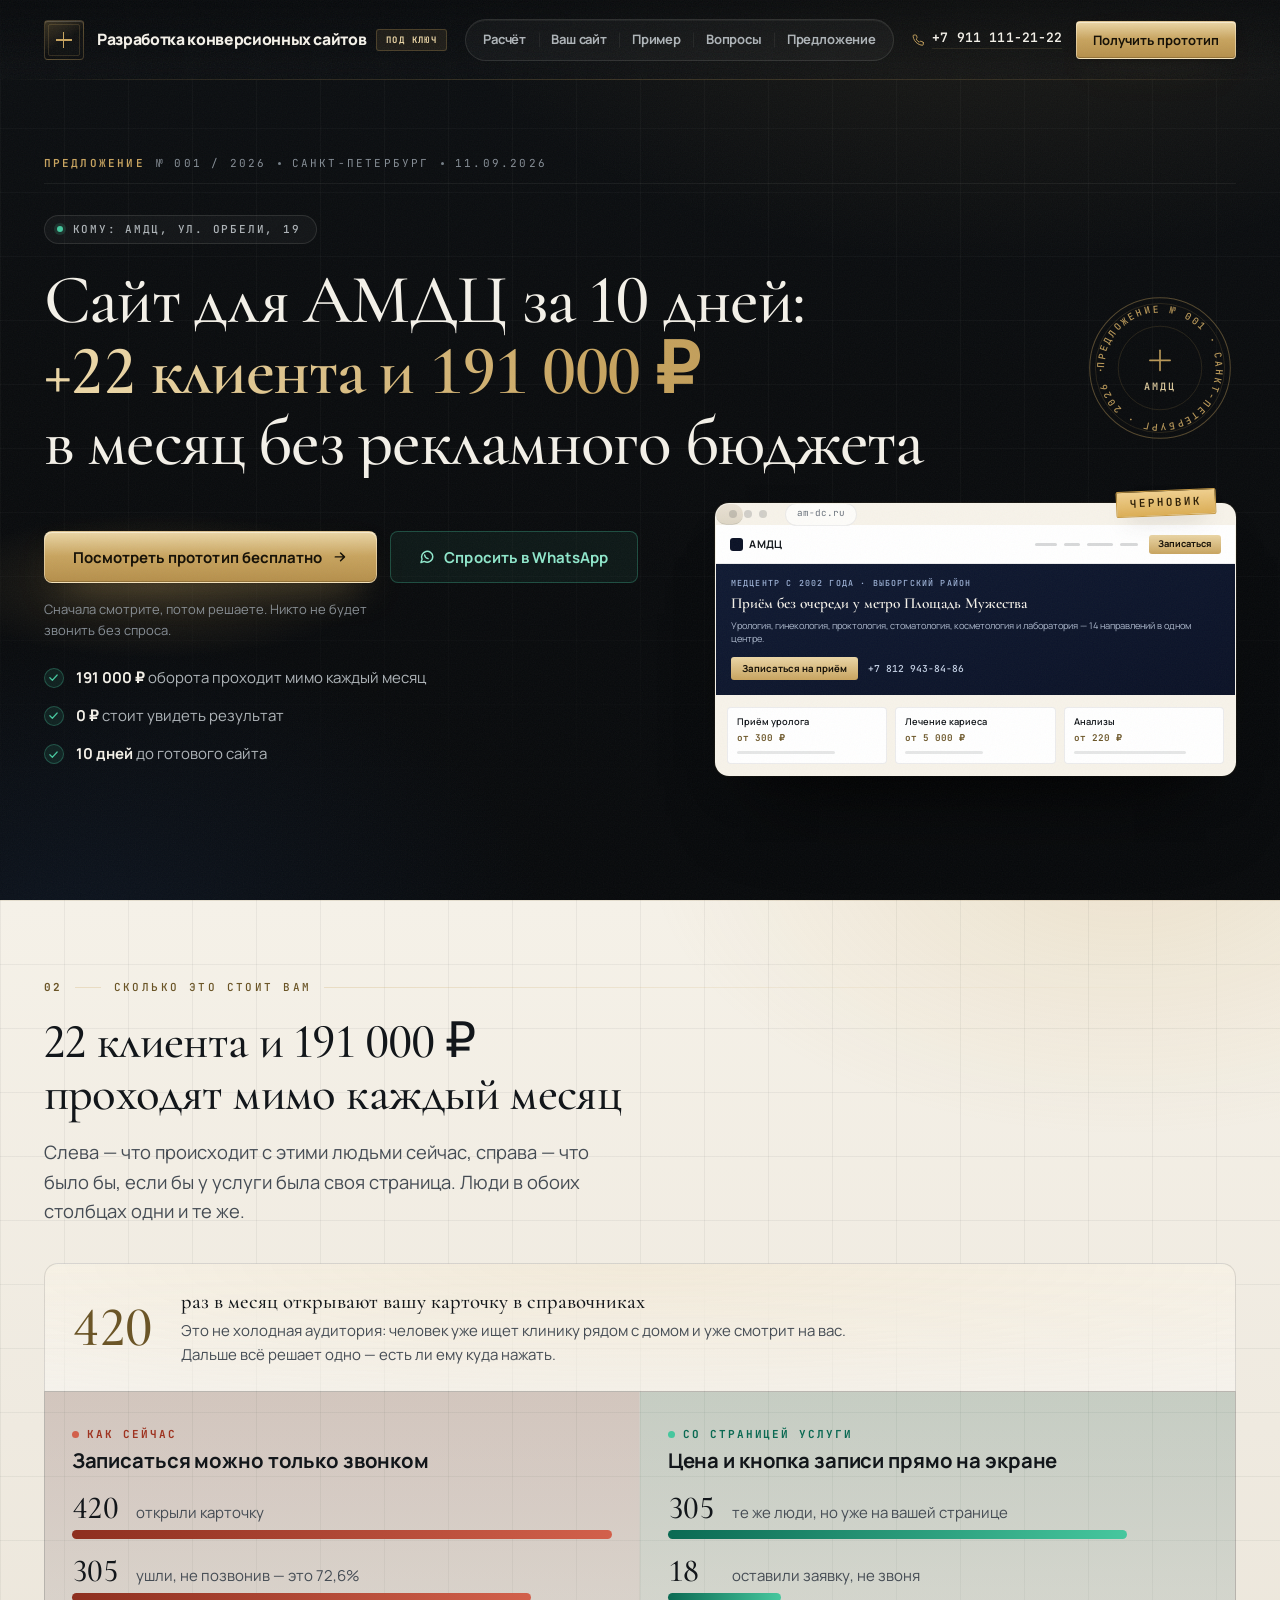
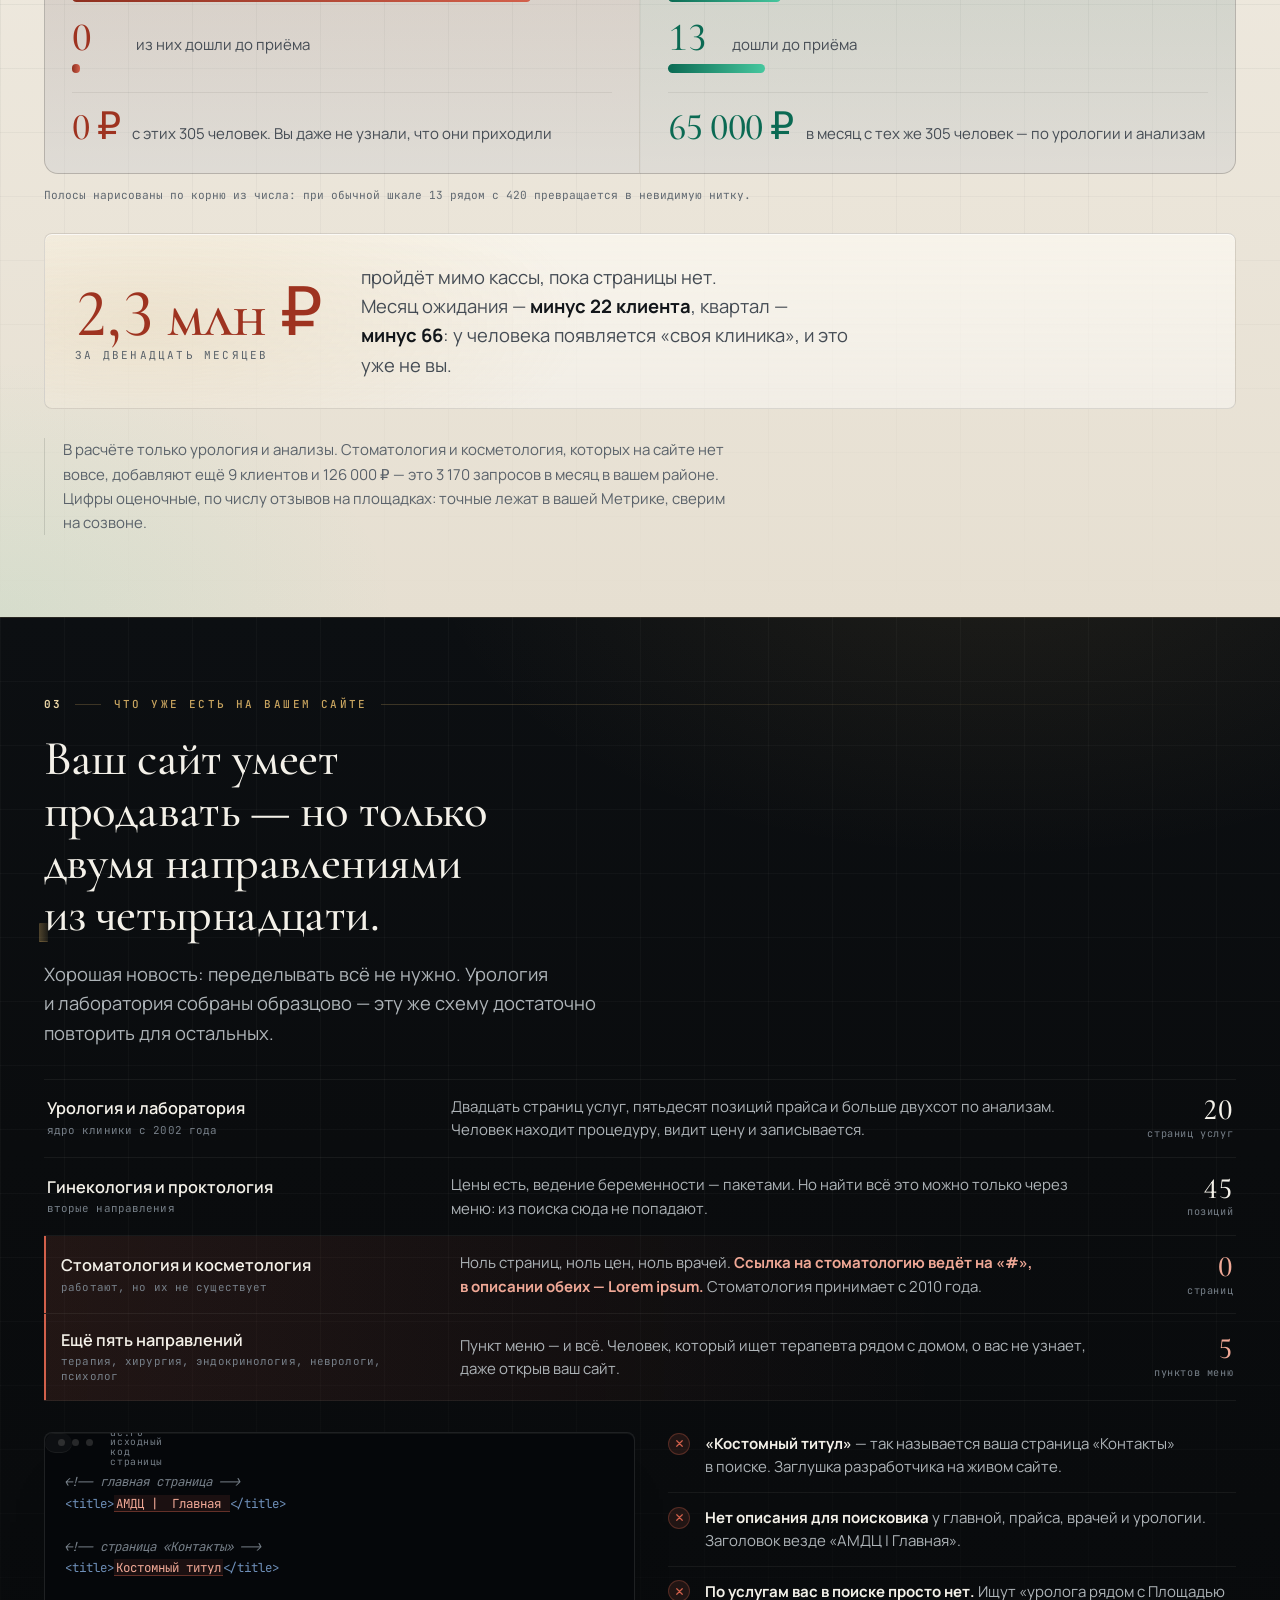
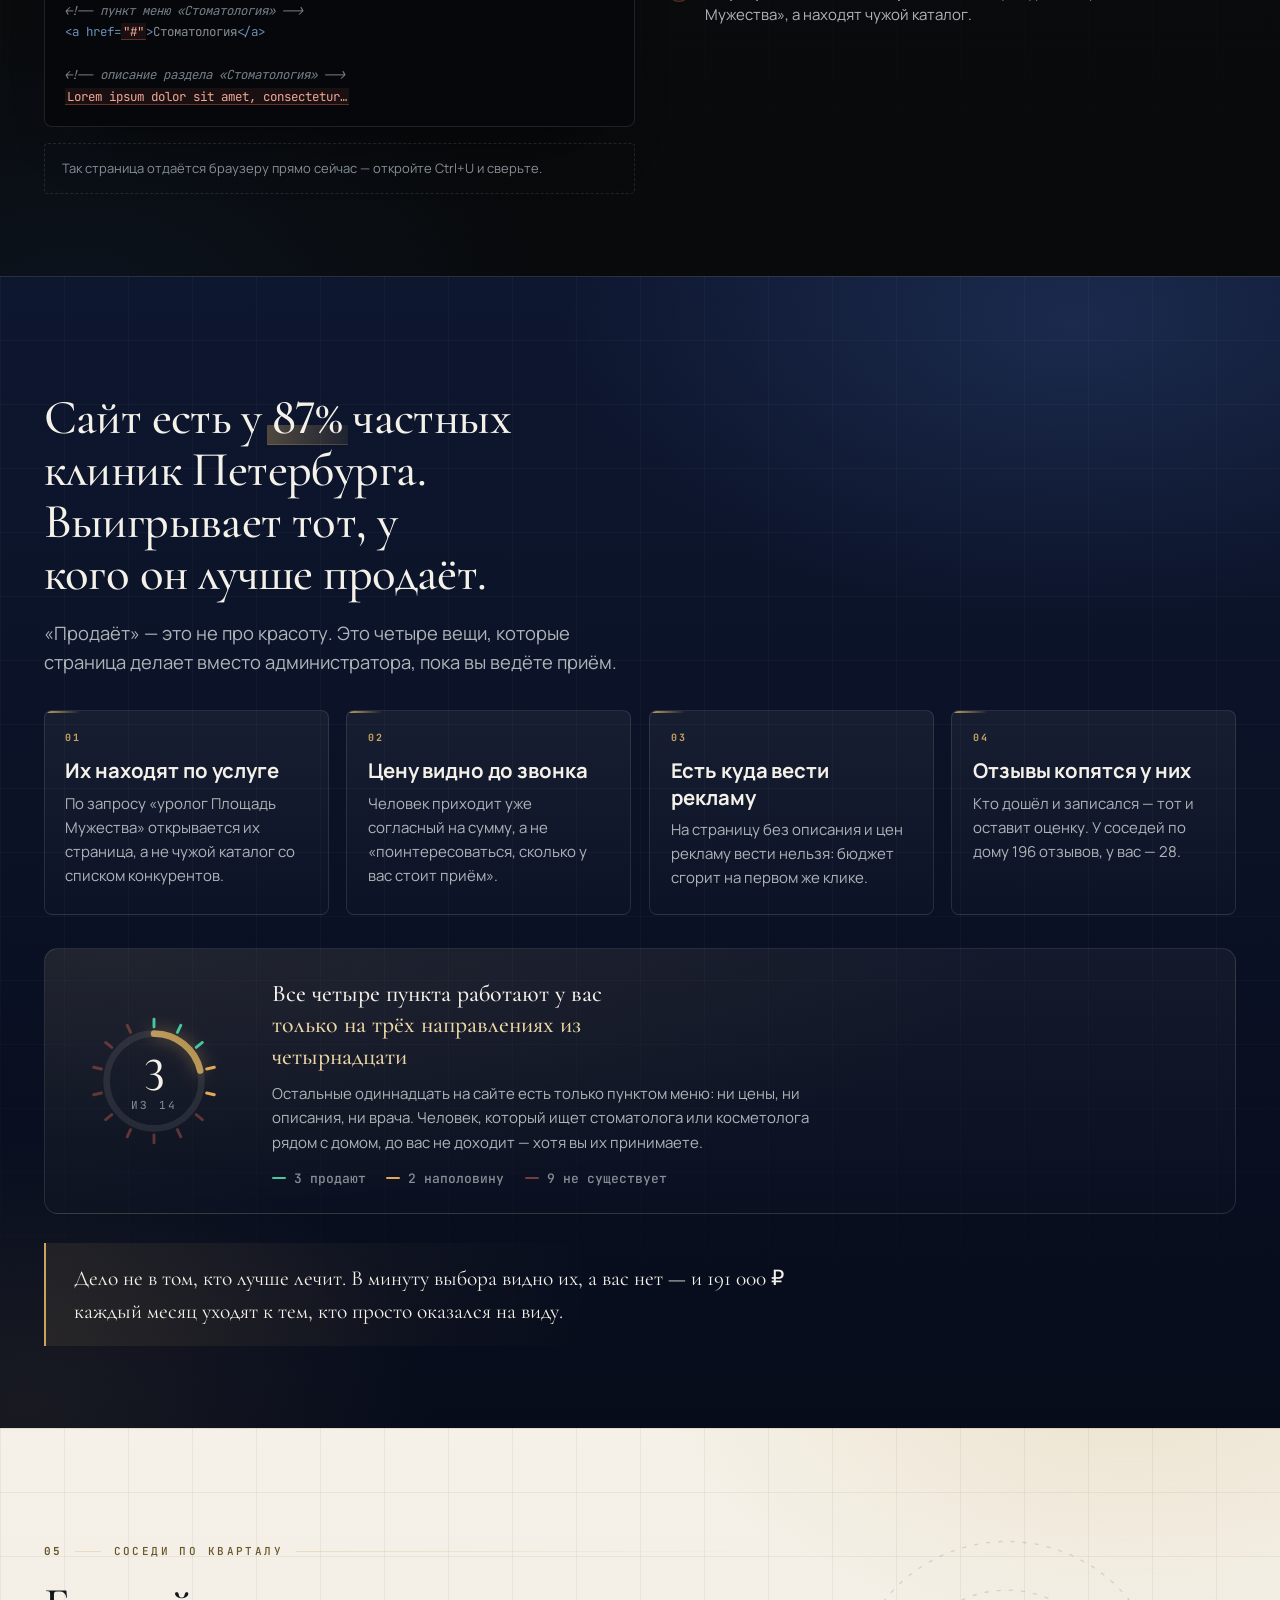
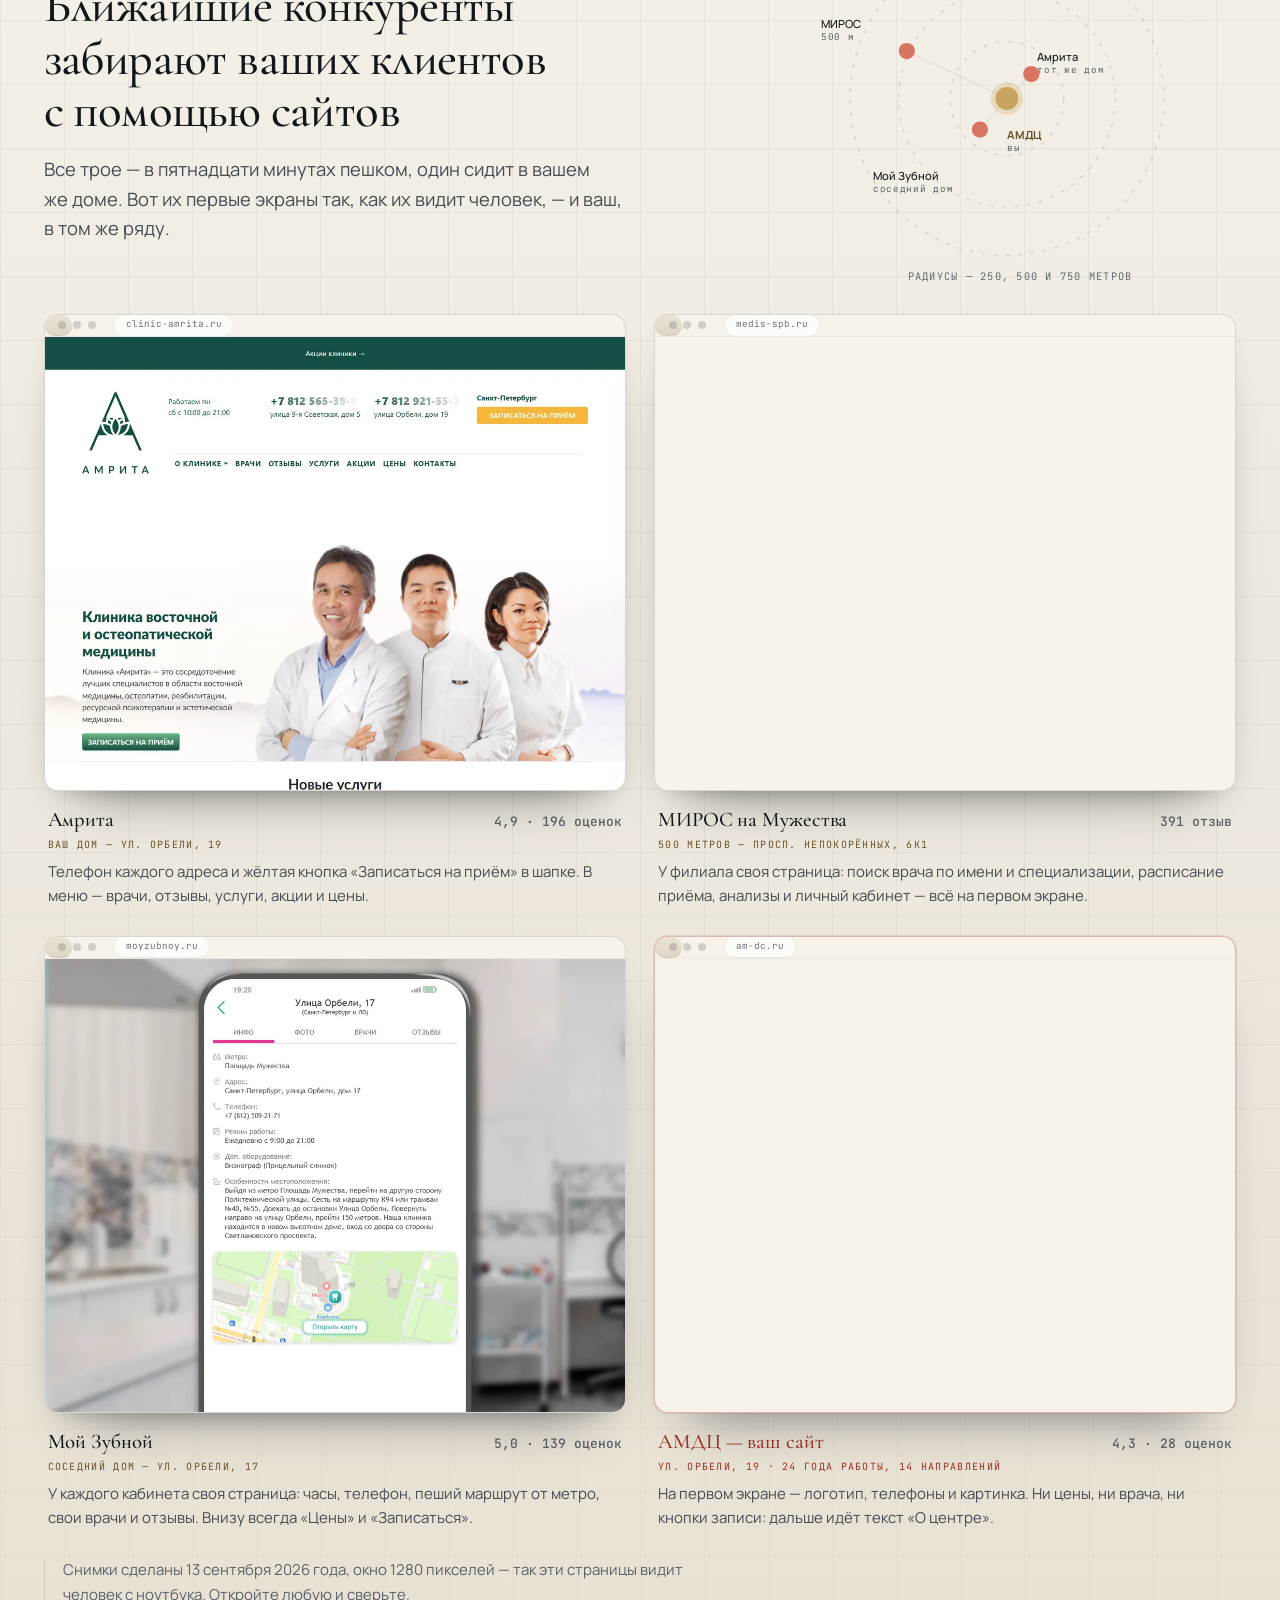
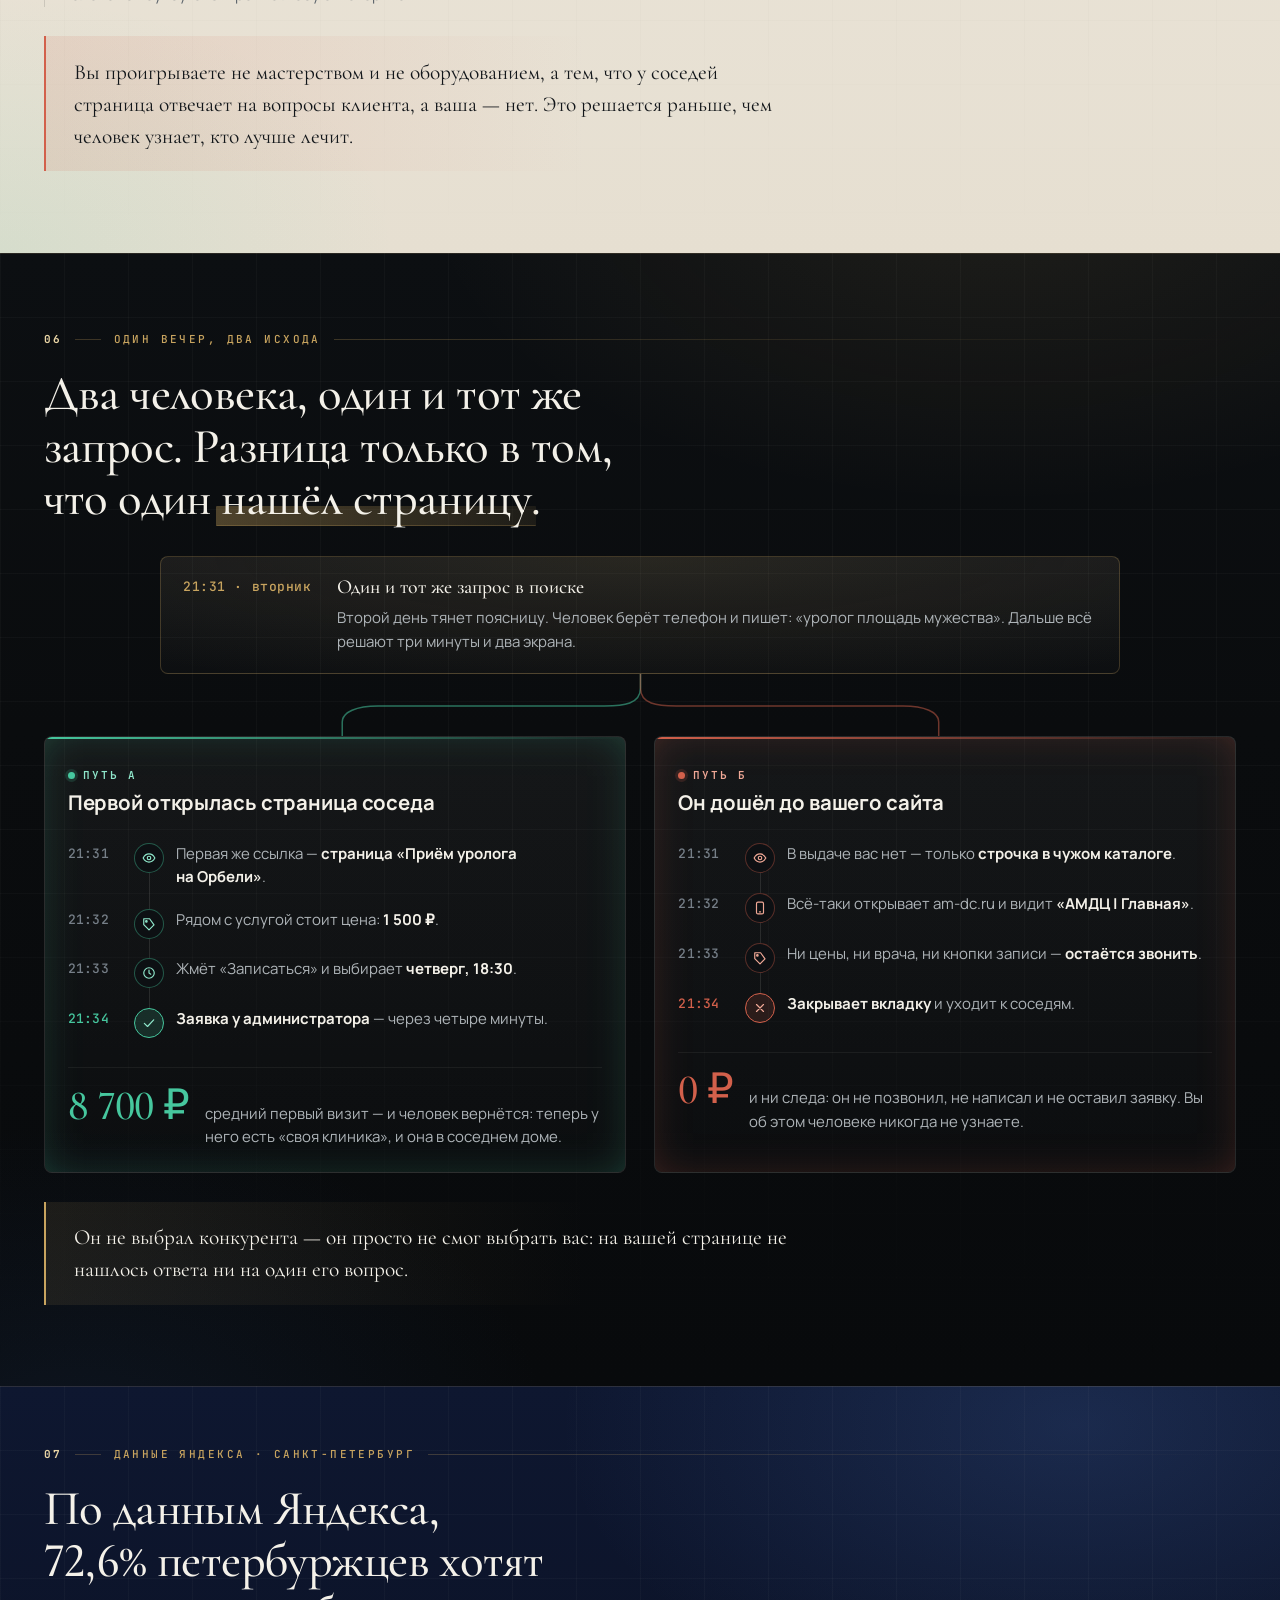
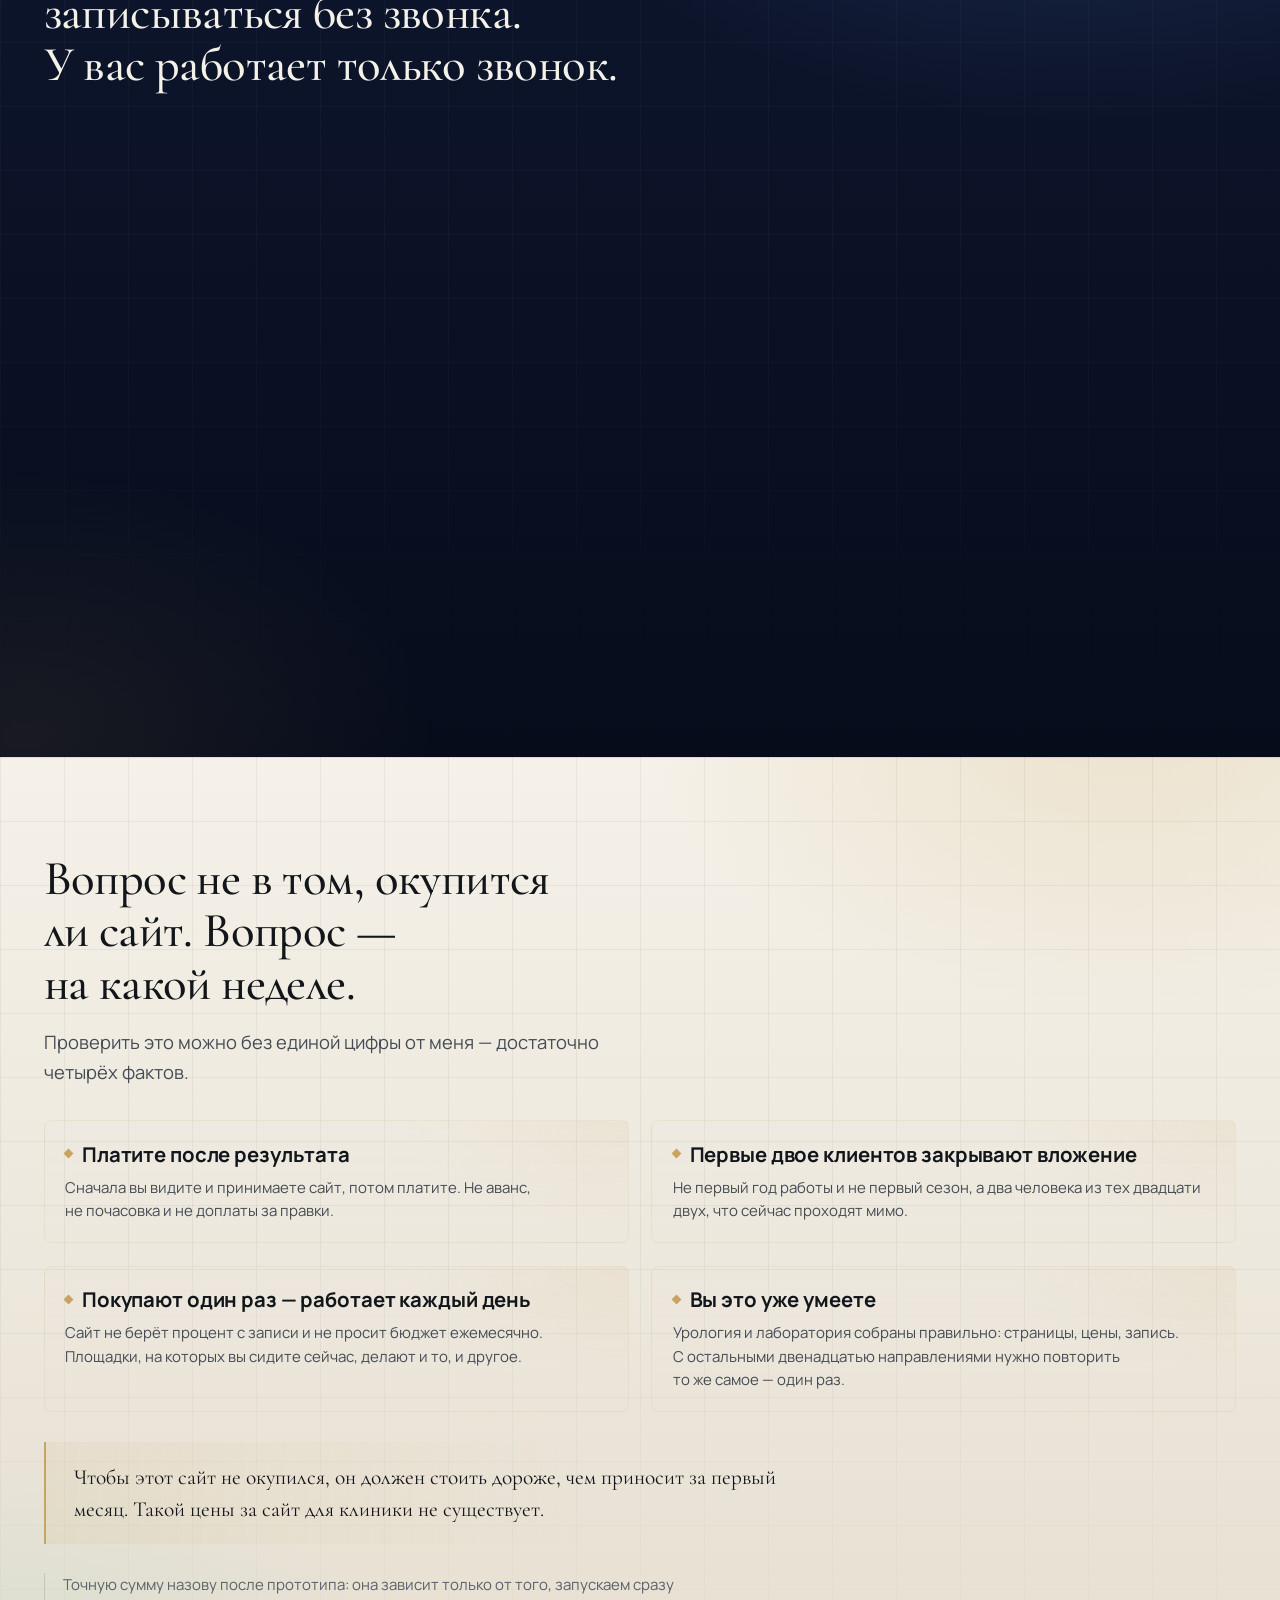
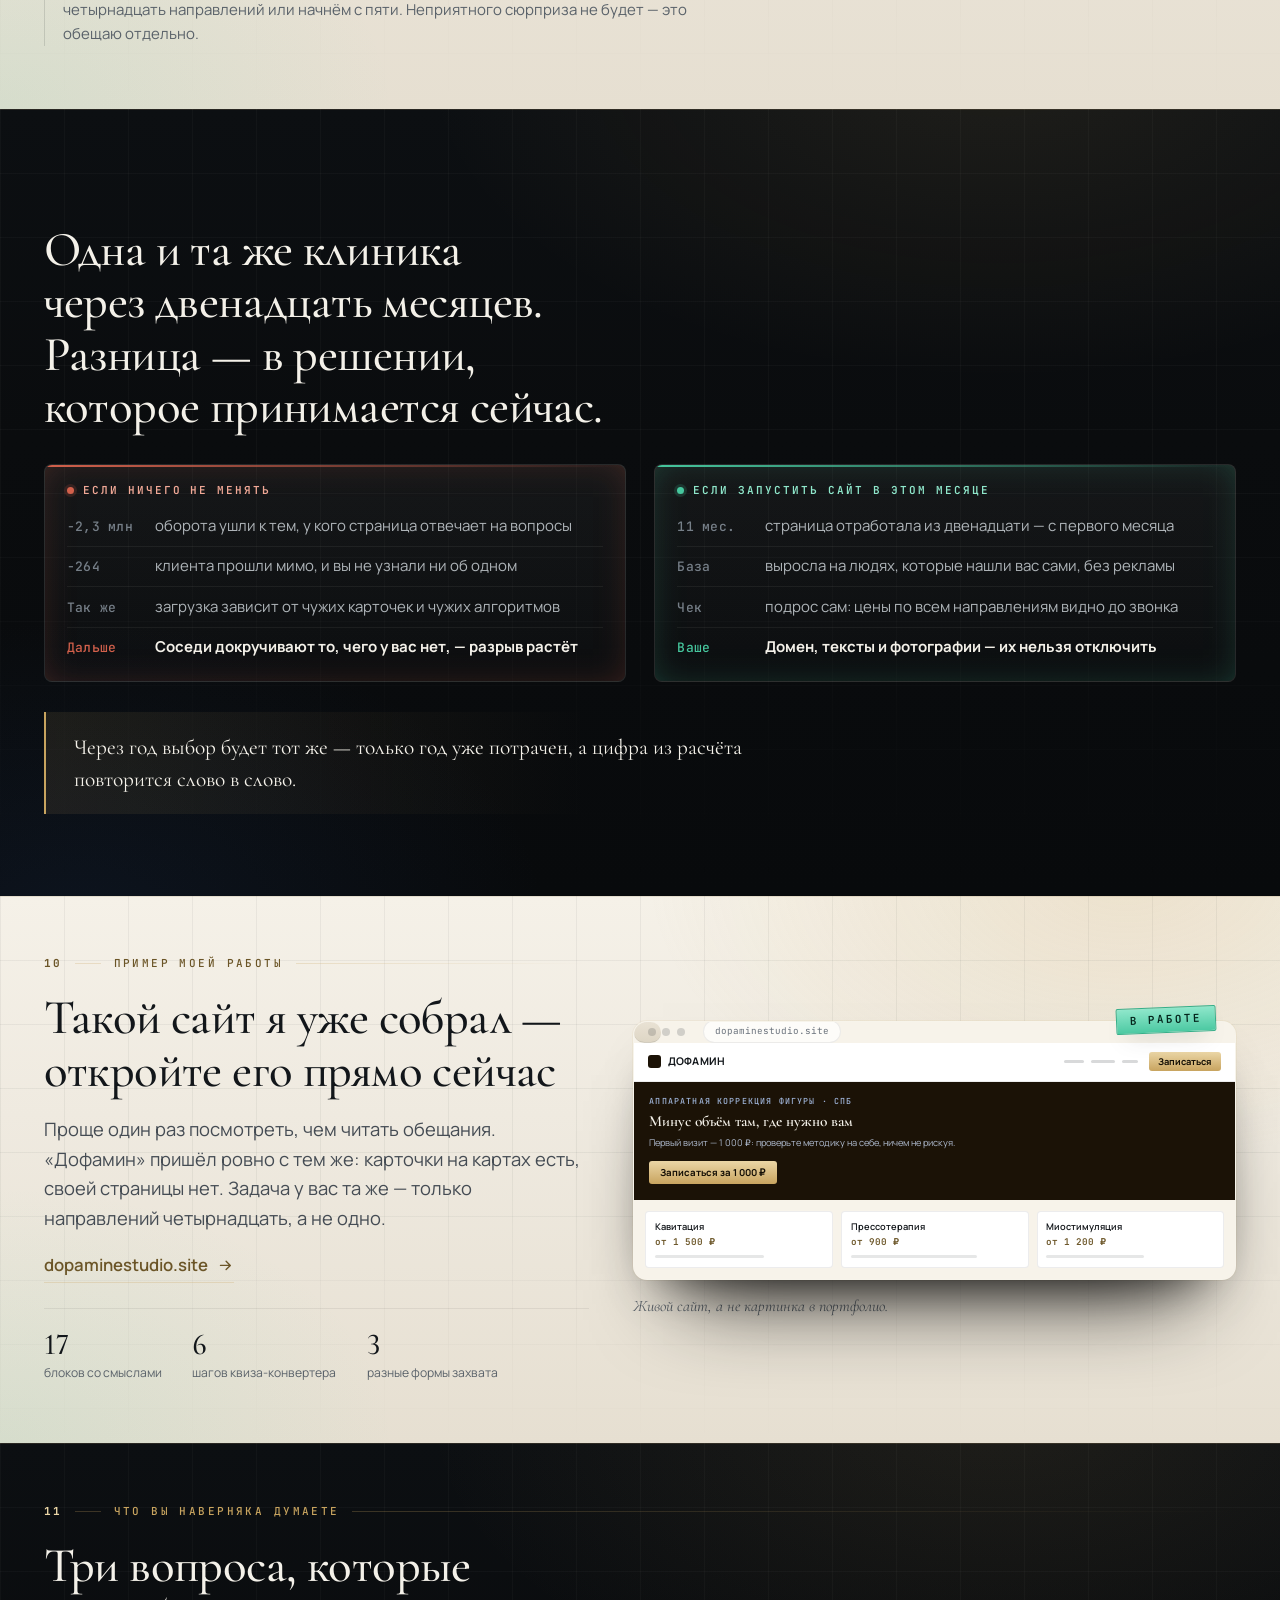
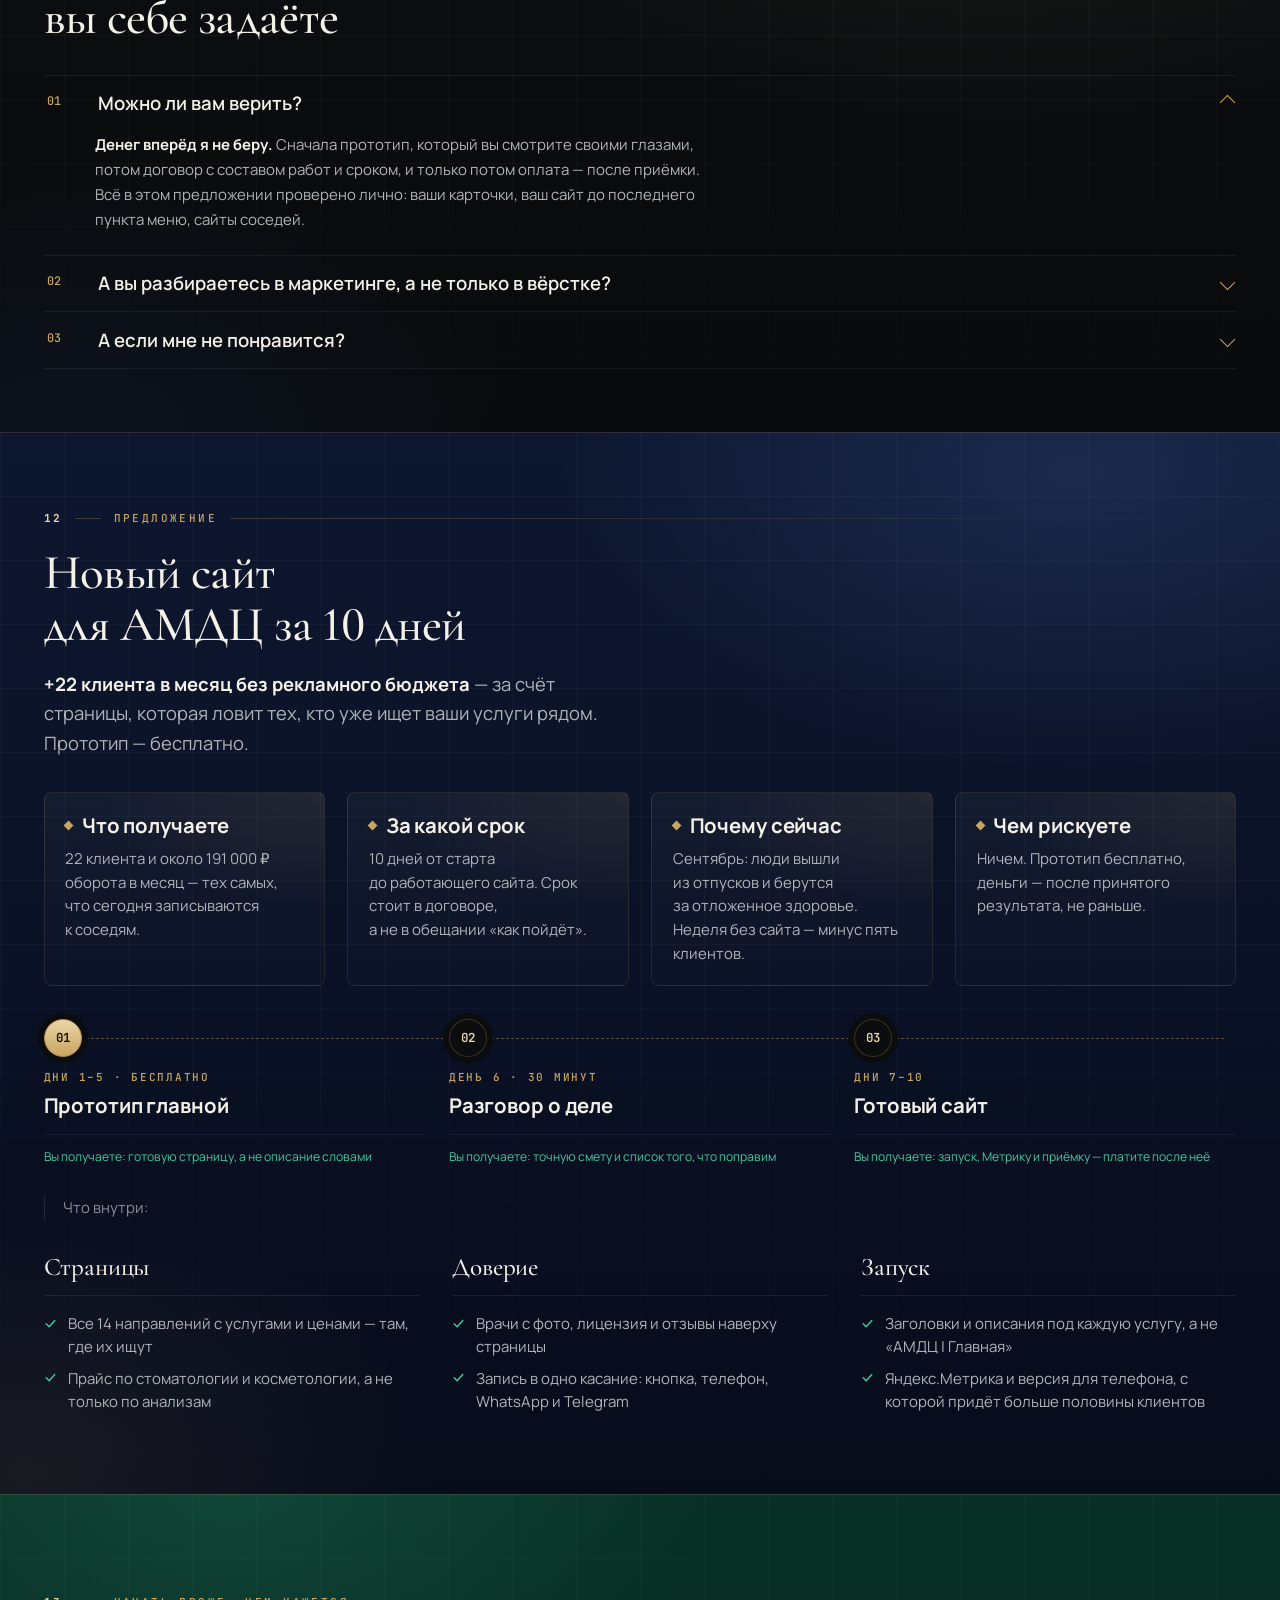
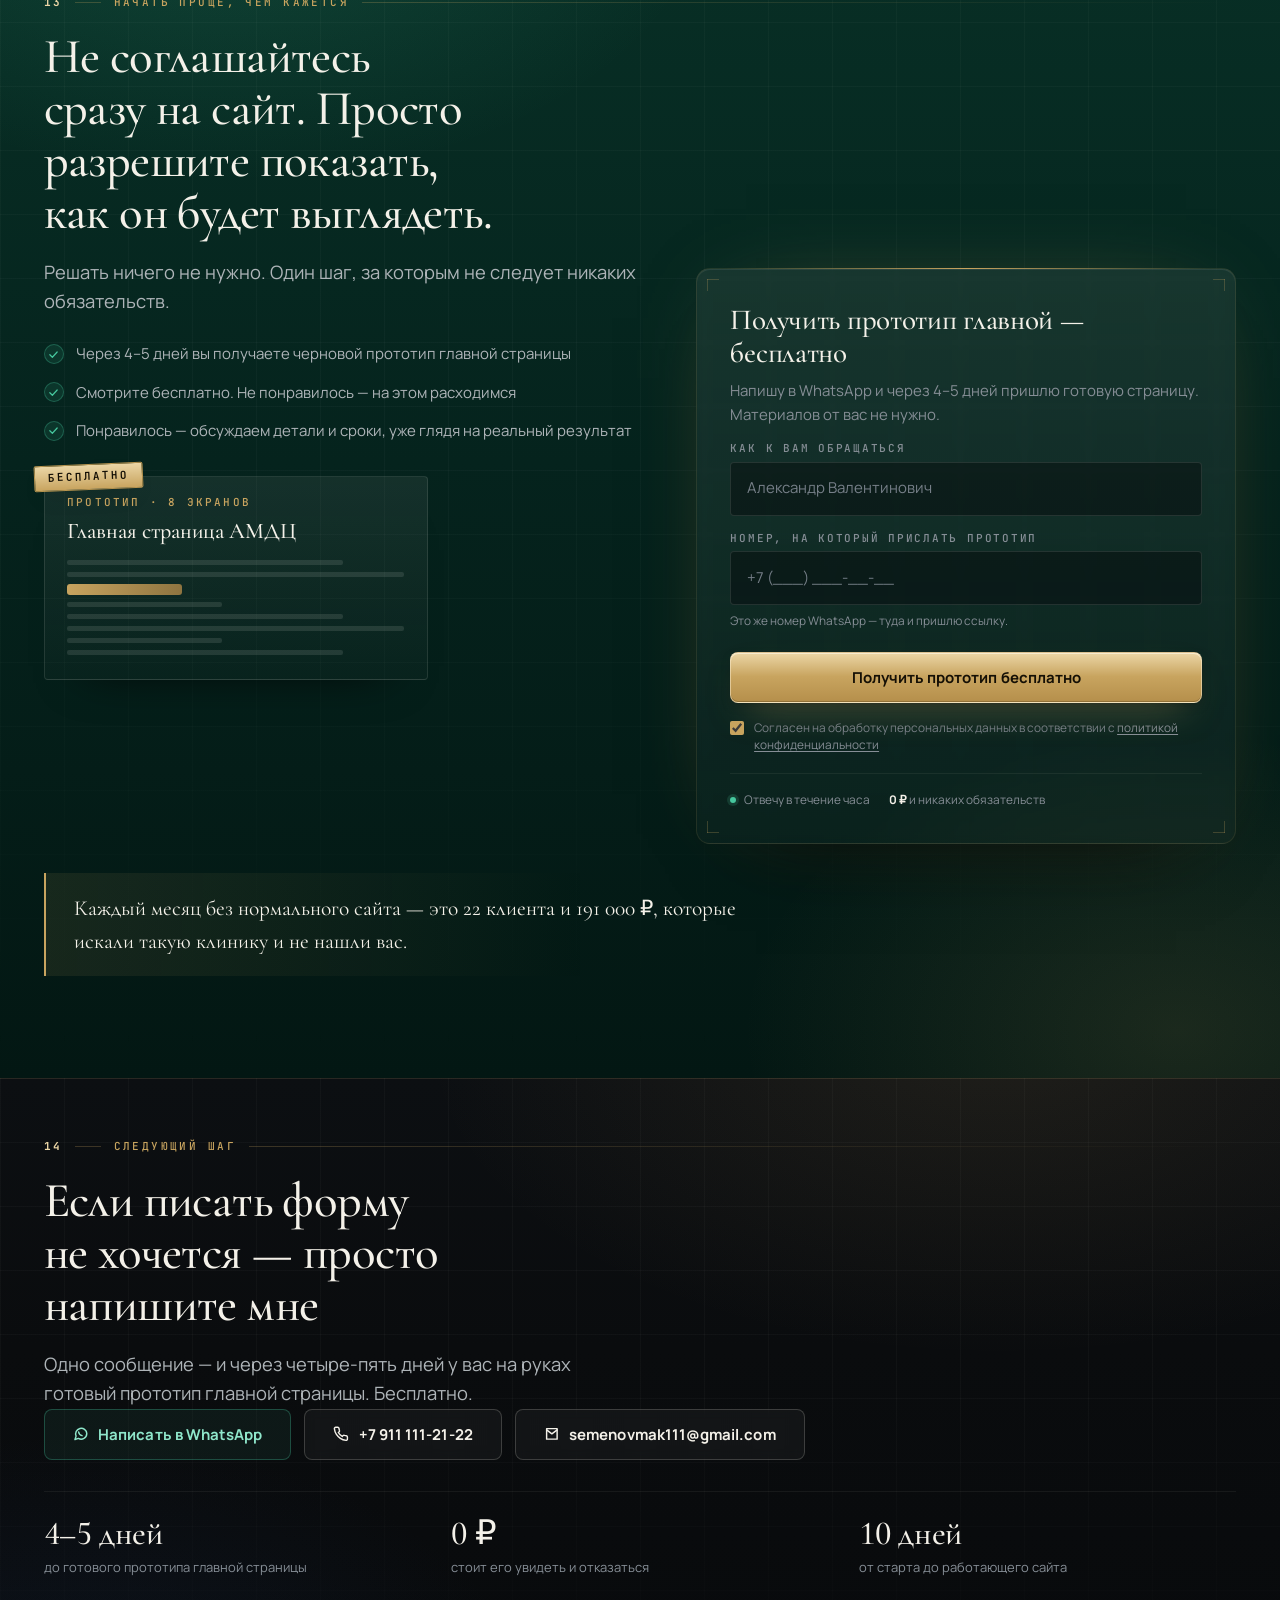
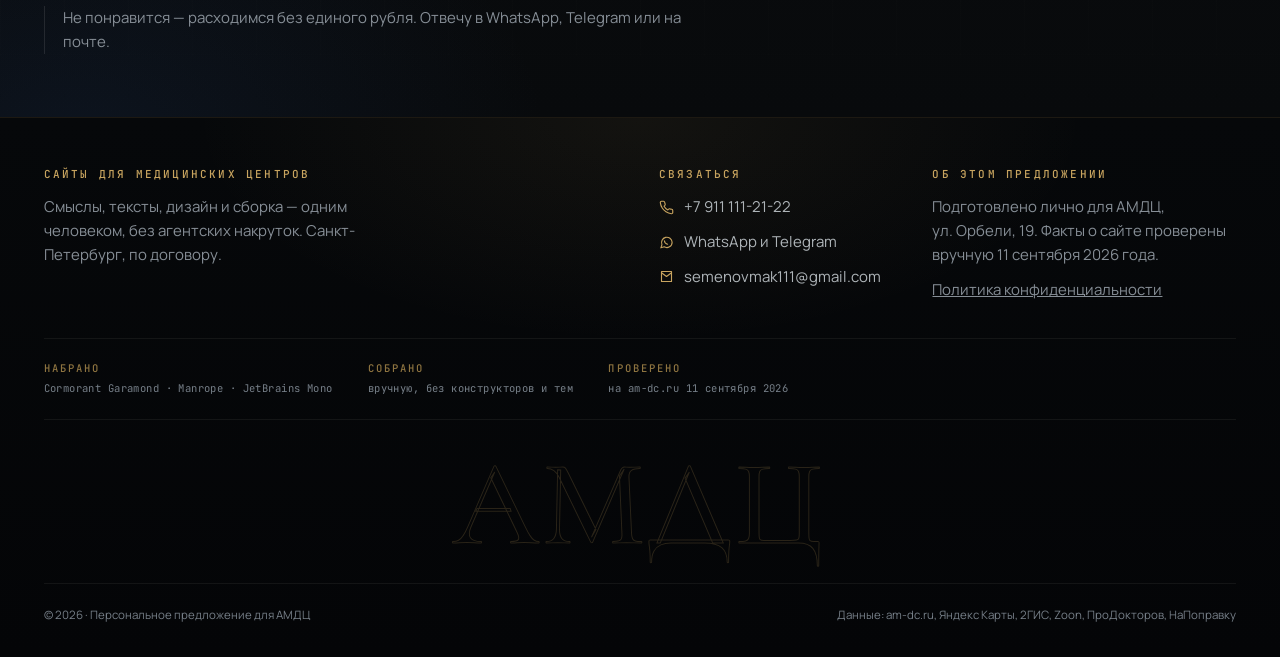
<file: index.html>
<!doctype html>
<html lang="ru">
<head>
<meta charset="utf-8">
<meta name="viewport" content="width=device-width,initial-scale=1">
<title>Сайт для АМДЦ за 10 дней — +22 клиента в месяц без рекламного бюджета</title>
<meta name="description" content="Персональное предложение для АМДЦ, ул. Орбели 19. Новый сайт за 10 дней: все 14 направлений с ценами, врачами и записью. Прототип главной — бесплатно, через 4–5 дней. Оплата после приёмки.">
<meta name="robots" content="noindex,nofollow">
<meta name="theme-color" content="#0A0C0E">
<meta property="og:type" content="website">
<meta property="og:title" content="Сайт для АМДЦ за 10 дней — +22 клиента в месяц">
<meta property="og:description" content="Сейчас из 14 направлений на сайте работают 3. Прототип главной — бесплатно, через 4–5 дней.">
<link rel="icon" href="data:image/svg+xml,<svg xmlns='http://www.w3.org/2000/svg' viewBox='0 0 32 32'><rect width='32' height='32' rx='4' fill='%230A0C0E'/><rect x='1.5' y='1.5' width='29' height='29' rx='3' fill='none' stroke='%23C8A45F' stroke-width='1'/><path d='M16 9v14M9 16h14' stroke='%23C8A45F' stroke-width='2.4' stroke-linecap='round'/></svg>">
<script>document.documentElement.className+=" js";</script>
<!-- Гарнитуры первого экрана. Кириллический Cormorant несёт
     заголовок, кириллический Manrope — подводку и кнопку;
     оба нужны раньше всего остального, поэтому запрашиваются
     параллельно с таблицами стилей, а не после них. -->
<link rel="preload" as="font" type="font/woff2" crossorigin href="assets/fonts/cormorant-cyrillic.woff2">
<link rel="preload" as="font" type="font/woff2" crossorigin href="assets/fonts/manrope-cyrillic.woff2">
<link rel="stylesheet" href="assets/fonts.css">
<link rel="stylesheet" href="assets/style.css">
<!-- Телефонный слой. Подключён последним и целиком живёт
     внутри @media (max-width:860px) — на широком экране
     не меняет ни одного пикселя. -->
<link rel="stylesheet" href="assets/mobile.css">
</head>
<body>

<div class="progress" aria-hidden="true"></div>

<!-- Рельса разделов: засечка на каждый блок, на левом поле.
     Показывает, где человек находится в документе, и даёт
     вернуться к любому развороту одним движением. -->
<nav class="rail" aria-label="Разделы страницы"></nav>

<svg width="0" height="0" style="position:absolute" aria-hidden="true">
  <defs>
    <symbol id="i-check" viewBox="0 0 24 24"><path d="M4 12.5l5.5 5.5L20 6.5"/></symbol>
    <symbol id="i-x" viewBox="0 0 24 24"><path d="M6 6l12 12M18 6L6 18"/></symbol>
    <symbol id="i-arr" viewBox="0 0 24 24"><path d="M5 12h14M13 6l6 6-6 6"/></symbol>
    <symbol id="i-phone" viewBox="0 0 24 24"><path d="M22 16.9v3a2 2 0 01-2.2 2 19.8 19.8 0 01-8.6-3.1 19.5 19.5 0 01-6-6A19.8 19.8 0 012.1 4.2 2 2 0 014.1 2h3a2 2 0 012 1.7c.1 1 .4 1.9.7 2.8a2 2 0 01-.4 2.1L8.1 9.9a16 16 0 006 6l1.3-1.3a2 2 0 012.1-.4c.9.3 1.8.6 2.8.7a2 2 0 011.7 2z"/></symbol>
    <symbol id="i-mail" viewBox="0 0 24 24"><path d="M4 4h16v16H4z"/><path d="M4 6l8 6 8-6"/></symbol>
    <symbol id="i-wa" viewBox="0 0 24 24"><path d="M21 11.5a8.5 8.5 0 01-12.7 7.4L3 20.5l1.7-5.1A8.5 8.5 0 1121 11.5z"/><path d="M8.6 9.2c.3 2.5 2.6 4.9 5.2 5.5"/></symbol>
    <symbol id="i-tg" viewBox="0 0 24 24"><path d="M21.5 4.3L2.9 11.5c-.9.35-.9 1.5.05 1.75l4.6 1.3 1.75 5.3c.25.75 1.2.9 1.7.3l2.5-2.9 4.7 3.45c.7.5 1.7.1 1.85-.75l2.4-14.3c.15-.9-.75-1.6-1.45-1.35z"/><path d="M7.55 14.55L18.3 7.4l-8.1 8.35-.3 3.55"/></symbol>
    <symbol id="i-eye" viewBox="0 0 24 24"><path d="M2 12s3.6-7 10-7 10 7 10 7-3.6 7-10 7-10-7-10-7z"/><circle cx="12" cy="12" r="3"/></symbol>
    <symbol id="i-price" viewBox="0 0 24 24"><path d="M20.6 13.4L12 22l-9-9V3h10z"/><circle cx="7.5" cy="7.5" r="1.3"/></symbol>
    <symbol id="i-user" viewBox="0 0 24 24"><path d="M20 21v-2a4 4 0 00-4-4H8a4 4 0 00-4 4v2"/><circle cx="12" cy="7" r="4"/></symbol>
    <symbol id="i-clock" viewBox="0 0 24 24"><circle cx="12" cy="12" r="9"/><path d="M12 7v5l3 2"/></symbol>
    <symbol id="i-shield" viewBox="0 0 24 24"><path d="M12 22s8-4 8-10V5l-8-3-8 3v7c0 6 8 10 8 10z"/></symbol>
    <symbol id="i-phone-m" viewBox="0 0 24 24"><rect x="6" y="2" width="12" height="20" rx="2.5"/><path d="M11 18.5h2"/></symbol>
  </defs>
</svg>

<!-- ============ ШАПКА ============ -->
<header class="top">
  <div class="topmain">
    <div class="wrap">

      <a class="brand" href="#top">
        <span class="mark" aria-hidden="true"><i class="mk-cross"></i></span>
        <span class="btext">
          <span class="bname">Разработка конверсионных сайтов</span>
          <span class="bkey">под ключ</span>
        </span>
      </a>

      <!-- Оглавление собрано в одну капсулу: не пять ссылок
           вразнобой, а переключатель разделов. -->
      <nav class="menu" aria-label="Разделы предложения">
        <a href="#money">Расчёт</a>
        <a href="#problem">Ваш сайт</a>
        <a href="#case">Пример</a>
        <a href="#faq">Вопросы</a>
        <a href="#how">Предложение</a>
      </nav>

      <div class="topr">
        <a class="toptel" href="tel:+79111112122">
          <svg class="i" aria-hidden="true"><use href="#i-phone"/></svg>
          <span class="tel-n">+7 911 111-21-22</span>
        </a>
        <a class="btn sm" href="#start"><span class="w-lg">Получить прототип</span><span class="w-sm">Прототип</span></a>
      </div>

    </div>
  </div>
</header>

<!-- ============ 1. ПЕРВЫЙ ЭКРАН ============ -->
<!-- До линии сгиба обязаны попасть адресат, заголовок, одна
     строка подводки и кнопка. Всё остальное подтверждает
     решение, а не открывает его. -->
<section class="hero band b-onyx" id="top" data-sec="s01" data-title="Предложение">
  <div class="glow" aria-hidden="true"></div>
  <div class="wrap">

    <div class="docline">
      <span class="k">Предложение</span>
      <span class="v">№ 001 / 2026</span>
      <span class="sep city" aria-hidden="true"></span>
      <span class="v city">Санкт-Петербург</span>
      <span class="sep date" aria-hidden="true"></span>
      <span class="v date">11.09.2026</span>
    </div>

    <!-- Гравированная печать. Единственный по-настоящему
         подвижный объект на странице: оборот за 54 секунды. -->
    <svg class="seal" viewBox="0 0 120 120" aria-hidden="true">
      <defs>
        <path id="seal-arc"
              d="M60,60 m-44,0 a44,44 0 1,1 88,0 a44,44 0 1,1 -88,0"/>
      </defs>
      <circle class="edge" cx="60" cy="60" r="55.5"/>
      <circle class="edge-in" cx="60" cy="60" r="51"/>
      <g class="ring">
        <text>
          <textPath href="#seal-arc" startOffset="0"
                    textLength="276.4" lengthAdjust="spacing"
          >ПРЕДЛОЖЕНИЕ № 001 · САНКТ-ПЕТЕРБУРГ · 2026 ·</textPath>
        </text>
      </g>
      <circle class="edge-in" cx="60" cy="60" r="33"/>
      <line class="cross" x1="60" y1="46" x2="60" y2="62"/>
      <line class="cross" x1="52" y1="54" x2="68" y2="54"/>
      <text class="core" x="60" y="77">АМДЦ</text>
    </svg>

    <div class="addressee"><i></i>Кому: АМДЦ, ул. Орбели, 19</div>

    <h1><span class="ln"><i>Сайт для АМДЦ за 10 дней:</i></span><span class="ln big"><i>+22 клиента и 191 000 ₽</i></span><span class="ln"><i>в месяц без рекламного бюджета</i></span></h1>

    <div class="hero-grid">

      <div class="hero-l">
        <div class="ctarow">
          <div class="btns">
            <a class="btn" href="#start">Посмотреть прототип бесплатно <svg class="i"><use href="#i-arr"/></svg></a>
            <a class="btn wa" href="https://wa.me/79111112122?text=%D0%97%D0%B4%D1%80%D0%B0%D0%B2%D1%81%D1%82%D0%B2%D1%83%D0%B9%D1%82%D0%B5%21%20%D0%AD%D1%82%D0%BE%20%D0%90%D0%9C%D0%94%D0%A6.%20%D0%9F%D0%BE%D0%BA%D0%B0%D0%B6%D0%B8%D1%82%D0%B5%20%D0%BF%D1%80%D0%BE%D1%82%D0%BE%D1%82%D0%B8%D0%BF." target="_blank" rel="noopener"><svg class="i"><use href="#i-wa"/></svg> Спросить в WhatsApp</a>
          </div>
          <div class="undercta">Сначала смотрите, потом решаете. Никто не будет звонить без спроса.</div>
        </div>

        <ul class="bul">
          <li><span class="ck"><svg class="i"><use href="#i-check"/></svg></span><span><b>191 000 ₽</b> оборота проходит мимо каждый месяц</span></li>
          <li><span class="ck"><svg class="i"><use href="#i-check"/></svg></span><span><b>0 ₽</b> стоит увидеть результат</span></li>
          <li><span class="ck"><svg class="i"><use href="#i-check"/></svg></span><span><b>10 дней</b> до готового сайта</span></li>
        </ul>
      </div>

      <div class="hero-r">
        <div class="shot">
          <span class="stamp amber onstamp">Черновик</span>
          <div class="win">
            <div class="bar"><i></i><i></i><i></i><span class="url">am-dc.ru</span></div>
            <div class="mk-nav">
              <span class="mk-logo"><i></i><span>АМДЦ</span></span>
              <span class="mk-menu"><i style="width:22px"></i><i style="width:16px"></i><i style="width:26px"></i><i style="width:18px"></i></span>
              <span class="mk-btn">Записаться</span>
            </div>
            <div class="mk-hero">
              <div class="mk-eye">Медцентр с 2002 года · Выборгский район</div>
              <div class="mk-h">Приём без очереди у метро Площадь Мужества</div>
              <div class="mk-sub">Урология, гинекология, проктология, стоматология, косметология и лаборатория — 14 направлений в одном центре.</div>
              <div class="mk-cta"><span class="b">Записаться на приём</span><span class="t">+7 812 943-84-86</span></div>
            </div>
            <div class="mk-cards">
              <div class="mk-card"><div class="n">Приём уролога</div><div class="p">от 300 ₽</div><i class="l" style="width:70%"></i></div>
              <div class="mk-card"><div class="n">Лечение кариеса</div><div class="p">от 5 000 ₽</div><i class="l" style="width:55%"></i></div>
              <div class="mk-card"><div class="n">Анализы</div><div class="p">от 220 ₽</div><i class="l" style="width:80%"></i></div>
            </div>
          </div>
        </div>      </div>

    </div>
  </div>
</section>

<!-- ============ 2. СКОЛЬКО ЭТО СТОИТ ВАМ ============ -->
<section class="band b-paper" id="money" data-sec="s02" data-title="Арифметика">
  <div class="wrap">
    <div class="rub"><span class="n">02</span>Сколько это стоит вам</div>
    <h2 class="wide">22 клиента и 191 000 ₽ проходят мимо каждый месяц</h2>
    <p class="lede">Слева — что происходит с этими людьми сейчас, справа — что было бы, если бы у услуги была своя страница. Люди в обоих столбцах одни и те же.</p>
    <!-- Раньше это была одна воронка, и в ней мешались две разные
         истории: что происходит сейчас и что было бы со страницей.
         Теперь их две, рядом, и люди в обеих одни и те же. -->
    <div class="two-ways">

      <div class="tw-top">
        <span class="tw-n">420</span>
        <div class="tw-t">
          <b>раз в месяц открывают вашу карточку в справочниках</b>
          <p>Это не холодная аудитория: человек уже ищет клинику рядом с домом и уже смотрит на вас. Дальше всё решает одно — есть ли ему куда нажать.</p>
        </div>
      </div>

      <div class="tw-grid">

        <section class="tw-col bad">
          <div class="tw-head">
            <span class="tw-k">Как сейчас</span>
            <h3>Записаться можно только звонком</h3>
          </div>
          <ul class="tw-rows">
            <li>
              <div class="tw-l"><b>420</b><span>открыли карточку</span></div>
              <i class="bar" style="--w:100%"></i>
            </li>
            <li>
              <div class="tw-l"><b>305</b><span>ушли, не позвонив — это 72,6%</span></div>
              <i class="bar" style="--w:85%"></i>
            </li>
            <li class="acc">
              <div class="tw-l"><b>0</b><span>из них дошли до приёма</span></div>
              <i class="bar" style="--w:1.5%"></i>
            </li>
          </ul>
          <div class="tw-sum"><b>0 ₽</b><span>с этих 305 человек. Вы даже не узнали, что они приходили</span></div>
        </section>

        <section class="tw-col good">
          <div class="tw-head">
            <span class="tw-k">Со страницей услуги</span>
            <h3>Цена и кнопка записи прямо на экране</h3>
          </div>
          <ul class="tw-rows">
            <li>
              <div class="tw-l"><b>305</b><span>те же люди, но уже на вашей странице</span></div>
              <i class="bar" style="--w:85%"></i>
            </li>
            <li>
              <div class="tw-l"><b>18</b><span>оставили заявку, не звоня</span></div>
              <i class="bar" style="--w:21%"></i>
            </li>
            <li class="acc">
              <div class="tw-l"><b>13</b><span>дошли до приёма</span></div>
              <i class="bar" style="--w:18%"></i>
            </li>
          </ul>
          <div class="tw-sum"><b>65 000 ₽</b><span>в месяц с тех же 305 человек — по урологии и анализам</span></div>
        </section>

      </div>
      <p class="tw-scale">Полосы нарисованы по корню из числа: при обычной шкале 13 рядом с 420 превращается в невидимую нитку.</p>
    </div>
    <div class="total">
      <div class="big">2,3 млн ₽<small>за двенадцать месяцев</small></div>
      <div class="txt">пройдёт мимо кассы, пока страницы нет.<br>Месяц ожидания — <b>минус 22 клиента</b>, квартал — <b>минус 66</b>: у человека появляется «своя клиника», и это уже не вы.</div>
    </div>
    <p class="note">В расчёте только урология и анализы. Стоматология и косметология, которых на сайте нет вовсе, добавляют ещё 9 клиентов и 126 000 ₽ — это 3 170 запросов в месяц в вашем районе. Цифры оценочные, по числу отзывов на площадках: точные лежат в вашей Метрике, сверим на созвоне.</p>
  </div>
</section>

<!-- ============ 3. ЧТО УЖЕ ЕСТЬ НА САЙТЕ ============ -->
<section class="band b-onyx" id="problem" data-sec="s03" data-title="Ваш сайт">
  <div class="wrap">
    <div class="rub"><span class="n">03</span>Что уже есть на вашем сайте</div>
    <h2 class="wide">Ваш сайт умеет продавать — но только <mark>двумя направлениями</mark> из четырнадцати.</h2>
    <p class="lede">Хорошая новость: переделывать всё не нужно. Урология и лаборатория собраны образцово — эту же схему достаточно повторить для остальных.</p>
    <div class="vs">
      <div class="row ok">
        <div class="who">Урология и лаборатория<small>ядро клиники с 2002 года</small></div>
        <div class="what">Двадцать страниц услуг, пятьдесят позиций прайса и больше двухсот по анализам. Человек находит процедуру, видит цену и записывается.</div>
        <div class="rate"><div class="n">20</div><div class="o">страниц услуг</div></div>
      </div>
      <div class="row ok">
        <div class="who">Гинекология и проктология<small>вторые направления</small></div>
        <div class="what">Цены есть, ведение беременности — пакетами. Но найти всё это можно только через меню: из поиска сюда не попадают.</div>
        <div class="rate"><div class="n">45</div><div class="o">позиций</div></div>
      </div>
      <div class="row warn">
        <div class="who">Стоматология и косметология<small>работают, но их не существует</small></div>
        <div class="what">Ноль страниц, ноль цен, ноль врачей. <b>Ссылка на стоматологию ведёт на «#», в описании обеих — Lorem ipsum.</b> Стоматология принимает с 2010 года.</div>
        <div class="rate"><div class="n">0</div><div class="o">страниц</div></div>
      </div>
      <div class="row warn">
        <div class="who">Ещё пять направлений<small>терапия, хирургия, эндокринология, неврологи, психолог</small></div>
        <div class="what">Пункт меню — и всё. Человек, который ищет терапевта рядом с домом, о вас не узнает, даже открыв ваш сайт.</div>
        <div class="rate"><div class="n">5</div><div class="o">пунктов меню</div></div>
      </div>
    </div>
    <div class="audit">
      <div>
        <div class="code">
          <div class="bar"><i></i><i></i><i></i><span>am-dc.ru · исходный код страницы</span></div>
<pre><span class="cm">&lt;!-- главная страница --&gt;</span>
<span class="tag">&lt;title&gt;</span><span class="bad">АМДЦ |  Главная </span><span class="tag">&lt;/title&gt;</span>

<span class="cm">&lt;!-- страница «Контакты» --&gt;</span>
<span class="tag">&lt;title&gt;</span><span class="bad">Костомный титул</span><span class="tag">&lt;/title&gt;</span>

<span class="cm">&lt;!-- пункт меню «Стоматология» --&gt;</span>
<span class="tag">&lt;a href=</span><span class="bad">"#"</span><span class="tag">&gt;</span>Стоматология<span class="tag">&lt;/a&gt;</span>

<span class="cm">&lt;!-- описание раздела «Стоматология» --&gt;</span>
<span class="bad">Lorem ipsum dolor sit amet, consectetur…</span></pre>
        </div>
        <div class="aside">Так страница отдаётся браузеру прямо сейчас — откройте Ctrl+U и сверьте.</div>
      </div>
      <div>
        <ul class="findings">
          <li><span class="x"><svg class="i"><use href="#i-x"/></svg></span><span><b>«Костомный титул»</b> — так называется ваша страница «Контакты» в поиске. Заглушка разработчика на живом сайте.</span></li>
          <li><span class="x"><svg class="i"><use href="#i-x"/></svg></span><span><b>Нет описания для поисковика</b> у главной, прайса, врачей и урологии. Заголовок везде «АМДЦ | Главная».</span></li>
          <li><span class="x"><svg class="i"><use href="#i-x"/></svg></span><span><b>По услугам вас в поиске просто нет.</b> Ищут «уролога рядом с Площадью Мужества», а находят чужой каталог.</span></li>
        </ul>
      </div>
    </div>
  </div>
</section>

<!-- ============ 4. КТО ЭТОТ ШАГ УЖЕ СДЕЛАЛ ============ -->
<section class="band b-indigo" data-sec="s04" data-title="Кто уже сделал">
  <div class="wrap">
    <div class="rub"><span class="n">04</span>Кто этот шаг уже сделал</div>
    <h2 class="wide">Сайт есть у <mark>87%</mark> частных клиник Петербурга. Выигрывает тот, у кого он лучше продаёт.</h2>
    <p class="lede">«Продаёт» — это не про красоту. Это четыре вещи, которые страница делает вместо администратора, пока вы ведёте приём.</p>

    <!-- Часть первая: что именно делает страница, которая продаёт.
         Четыре признака — по одному на карточку, без подпунктов. -->
    <div class="sells">
      <article class="sell">
        <span class="sn">01</span>
        <h3>Их находят по услуге</h3>
        <p>По запросу «уролог Площадь Мужества» открывается их страница, а не чужой каталог со списком конкурентов.</p>
      </article>
      <article class="sell">
        <span class="sn">02</span>
        <h3>Цену видно до звонка</h3>
        <p>Человек приходит уже согласный на сумму, а не «поинтересоваться, сколько у вас стоит приём».</p>
      </article>
      <article class="sell">
        <span class="sn">03</span>
        <h3>Есть куда вести рекламу</h3>
        <p>На страницу без описания и цен рекламу вести нельзя: бюджет сгорит на первом же клике.</p>
      </article>
      <article class="sell">
        <span class="sn">04</span>
        <h3>Отзывы копятся у них</h3>
        <p>Кто дошёл и записался — тот и оставит оценку. У соседей по дому 196 отзывов, у вас — 28.</p>
      </article>
    </div>

    <!-- Часть вторая: сколько этого у АМДЦ. Одна панель, одна цифра. -->
    <div class="own">
      <figure class="ring" role="img" aria-label="Три направления из четырнадцати имеют страницу с ценой">
        <svg viewBox="0 0 120 120" aria-hidden="true">
          <defs>
            <linearGradient id="au-arc" x1="0" y1="0" x2="1" y2="1">
              <stop offset="0" stop-color="#EBD6A6"/>
              <stop offset="1" stop-color="#AE8946"/>
            </linearGradient>
          </defs>
          <circle class="rg-bg" cx="60" cy="60" r="36.0"/>
          <circle class="rg-fg" cx="60" cy="60" r="36.0"
                  stroke-dasharray="48.47 177.72" transform="rotate(-90 60 60)"/>
          <line class="t-yes" x1="60.00" y1="19.00" x2="60.00" y2="13.00"/>
          <line class="t-yes" x1="77.79" y1="23.06" x2="80.39" y2="17.65"/>
          <line class="t-yes" x1="92.06" y1="34.44" x2="96.75" y2="30.70"/>
          <line class="t-part" x1="99.97" y1="50.88" x2="105.82" y2="49.54"/>
          <line class="t-part" x1="99.97" y1="69.12" x2="105.82" y2="70.46"/>
          <line class="t-no" x1="92.06" y1="85.56" x2="96.75" y2="89.30"/>
          <line class="t-no" x1="77.79" y1="96.94" x2="80.39" y2="102.35"/>
          <line class="t-no" x1="60.00" y1="101.00" x2="60.00" y2="107.00"/>
          <line class="t-no" x1="42.21" y1="96.94" x2="39.61" y2="102.35"/>
          <line class="t-no" x1="27.94" y1="85.56" x2="23.25" y2="89.30"/>
          <line class="t-no" x1="20.03" y1="69.12" x2="14.18" y2="70.46"/>
          <line class="t-no" x1="20.03" y1="50.88" x2="14.18" y2="49.54"/>
          <line class="t-no" x1="27.94" y1="34.44" x2="23.25" y2="30.70"/>
          <line class="t-no" x1="42.21" y1="23.06" x2="39.61" y2="17.65"/>
        </svg>
        <figcaption><b>3</b><i>из 14</i></figcaption>
      </figure>
      <div class="own-c">
        <div class="own-h">Все четыре пункта работают у вас <b>только на трёх направлениях из четырнадцати</b></div>
        <p>Остальные одиннадцать на сайте есть только пунктом меню: ни цены, ни описания, ни врача. Человек, который ищет стоматолога или косметолога рядом с домом, до вас не доходит — хотя вы их принимаете.</p>
        <div class="ded">
          <span><i class="t-yes"></i>3 продают</span>
          <span><i class="t-part"></i>2 наполовину</span>
          <span><i class="t-no"></i>9 не существует</span>
        </div>
      </div>
    </div>

    <div class="strip">Дело не в том, кто лучше лечит. В минуту выбора видно их, а вас нет — и 191 000 ₽ каждый месяц уходят к тем, кто просто оказался на виду.</div>
  </div>
</section>

<!-- ============ 5. СОСЕДИ ПО КВАРТАЛУ ============ -->
<section class="band b-paper" data-sec="s05" data-title="Соседи">
  <div class="wrap">
    <div class="vs-head">
      <div class="vs-intro">
        <div class="rub"><span class="n">05</span>Соседи по кварталу</div>
        <h2 class="wide">Ближайшие конкуренты забирают ваших клиентов с помощью сайтов</h2>
        <p class="lede">Все трое — в пятнадцати минутах пешком, один сидит в вашем же доме. Вот их первые экраны так, как их видит человек, — и ваш, в том же ряду.</p>
      </div>
      <figure class="quarter" role="img"
              aria-label="Схема: АМДЦ и три ближайших конкурента в радиусе 750 метров">
        <svg viewBox="0 0 320 260" aria-hidden="true">
          <g class="q-rings">
            <circle cx="150" cy="140" r="42"/>
            <circle cx="150" cy="140" r="80"/>
            <circle cx="150" cy="140" r="116"/>
          </g>
          <g class="q-ray">
            <line x1="150" y1="140" x2="76" y2="105"/>
            <line x1="150" y1="140" x2="130" y2="163"/>
            <line x1="150" y1="140" x2="168" y2="122"/>
          </g>
          <circle class="q-dot q-them" cx="76"  cy="105" r="6"/>
          <circle class="q-dot q-them" cx="130" cy="163" r="6"/>
          <circle class="q-dot q-them" cx="168" cy="122" r="6"/>
          <circle class="q-dot q-me"   cx="150" cy="140" r="8.5"/>
        </svg>
        <span class="q-lab q-l-me"   style="--x:47%;--y:59%">АМДЦ<i>вы</i></span>
        <span class="q-lab q-l-a"    style="--x:54%;--y:38%">Амрита<i>тот же дом</i></span>
        <span class="q-lab q-l-m"    style="--x:4%;--y:29%">МИРОС<i>500 м</i></span>
        <span class="q-lab q-l-p"    style="--x:16%;--y:70%">Мой Зубной<i>соседний дом</i></span>
        <figcaption>Радиусы — 250, 500 и 750 метров</figcaption>
      </figure>
    </div>
    <!-- Четыре первых экрана: три соседа и вы. Снимки настоящие,
         поэтому спорить не с чем — видно одно и то же, что видит
         человек в поиске. -->
    <div class="sites">

      <figure class="site">
        <div class="win">
          <div class="bar"><i></i><i></i><i></i><span class="url">clinic-amrita.ru</span></div>
          <img src="assets/shots/amrita.webp" width="1120" height="875" loading="lazy" decoding="async"
               alt="Первый экран сайта клиники «Амрита»: телефоны обоих адресов, кнопка «Записаться на приём», меню с врачами, отзывами, услугами, акциями и ценами">
        </div>
        <figcaption>
          <div class="st-h"><b>Амрита</b><span class="st-r">4,9 · 196 оценок</span></div>
          <div class="st-d">Ваш дом — ул. Орбели, 19</div>
          <p>Телефон каждого адреса и жёлтая кнопка «Записаться на приём» в шапке. В меню — врачи, отзывы, услуги, акции и цены.</p>
        </figcaption>
      </figure>

      <figure class="site">
        <div class="win">
          <div class="bar"><i></i><i></i><i></i><span class="url">medis-spb.ru</span></div>
          <img src="assets/shots/miros.webp" width="1120" height="875" loading="lazy" decoding="async"
               alt="Первый экран филиала клиники МИРОС на площади Мужества: поиск врача по имени или специализации, расписание врачей, блоки «Сдать анализ» и «Узнать результаты»">
        </div>
        <figcaption>
          <div class="st-h"><b>МИРОС на Мужества</b><span class="st-r">391 отзыв</span></div>
          <div class="st-d">500 метров — просп. Непокорённых, 6к1</div>
          <p>У филиала своя страница: поиск врача по имени и специализации, расписание приёма, анализы и личный кабинет — всё на первом экране.</p>
        </figcaption>
      </figure>

      <figure class="site">
        <div class="win">
          <div class="bar"><i></i><i></i><i></i><span class="url">moyzubnoy.ru</span></div>
          <img src="assets/shots/zubnoy.webp" width="1120" height="875" loading="lazy" decoding="async"
               alt="Страница стоматологии «Мой Зубной» на улице Орбели, 17: адрес, часы работы, телефон, пеший маршрут от метро, вкладки «Врачи» и «Отзывы», внизу кнопки «Цены» и «Записаться»">
        </div>
        <figcaption>
          <div class="st-h"><b>Мой Зубной</b><span class="st-r">5,0 · 139 оценок</span></div>
          <div class="st-d">Соседний дом — ул. Орбели, 17</div>
          <p>У каждого кабинета своя страница: часы, телефон, пеший маршрут от метро, свои врачи и отзывы. Внизу всегда «Цены» и «Записаться».</p>
        </figcaption>
      </figure>

      <figure class="site me">
        <div class="win">
          <div class="bar"><i></i><i></i><i></i><span class="url">am-dc.ru</span></div>
          <img src="assets/shots/amdc.webp" width="1120" height="875" loading="lazy" decoding="async"
               alt="Первый экран сайта АМДЦ: логотип, два телефона, декоративная картинка и текстовый блок «О центре»">
        </div>
        <figcaption>
          <div class="st-h"><b>АМДЦ — ваш сайт</b><span class="st-r">4,3 · 28 оценок</span></div>
          <div class="st-d">Ул. Орбели, 19 · 24 года работы, 14 направлений</div>
          <p>На первом экране — логотип, телефоны и картинка. Ни цены, ни врача, ни кнопки записи: дальше идёт текст «О центре».</p>
        </figcaption>
      </figure>

    </div>
    <p class="note">Снимки сделаны 13 сентября 2026 года, окно 1280 пикселей — так эти страницы видит человек с ноутбука. Откройте любую и сверьте.</p>
    <div class="strip warn">Вы проигрываете не мастерством и не оборудованием, а тем, что у соседей страница отвечает на вопросы клиента, а ваша — нет. Это решается раньше, чем человек узнает, кто лучше лечит.</div>
  </div>
</section>

<!-- ============ 6. ОДИН ВЕЧЕР, ДВА ИСХОДА ============ -->
<section class="band b-onyx" data-sec="s06" data-title="Один вечер">
  <div class="wrap">
    <div class="rub"><span class="n">06</span>Один вечер, два исхода</div>
    <h2 class="wide">Два человека, один и тот же запрос. Разница только в том, что один <mark>нашёл страницу</mark>.</h2>

    <!-- Развилка. Сверху общий вход — один и тот же вечер и один
         и тот же запрос; дальше дорога расходится, и видно, в
         какую минуту и на каком экране это происходит. -->
    <div class="fork">

      <div class="fk-start">
        <span class="fk-tm">21:31 · вторник</span>
        <div class="fk-txt">
          <b>Один и тот же запрос в поиске</b>
          <p>Второй день тянет поясницу. Человек берёт телефон и пишет: «уролог площадь мужества». Дальше всё решают три минуты и два экрана.</p>
        </div>
      </div>

      <svg class="fk-split" viewBox="0 0 1000 62" preserveAspectRatio="none" aria-hidden="true">
        <path class="fk-a" vector-effect="non-scaling-stroke"
              d="M500 0 V14 C500 30 486 32 470 32 H280 C262 32 250 38 250 48 V62"/>
        <path class="fk-b" vector-effect="non-scaling-stroke"
              d="M500 0 V14 C500 30 514 32 530 32 H720 C738 32 750 38 750 48 V62"/>
      </svg>

      <div class="ways">

        <article class="way good">
          <div class="w-head">
            <span class="w-k">Путь А</span>
            <h3>Первой открылась страница соседа</h3>
          </div>
          <ol class="w-steps">
            <li>
              <span class="tm">21:31</span>
              <span class="ic"><svg class="i"><use href="#i-eye"/></svg></span>
              <span class="tx">Первая же ссылка — <b>страница «Приём уролога на Орбели»</b>.</span>
            </li>
            <li>
              <span class="tm">21:32</span>
              <span class="ic"><svg class="i"><use href="#i-price"/></svg></span>
              <span class="tx">Рядом с услугой стоит цена: <b>1 500 ₽</b>.</span>
            </li>
            <li>
              <span class="tm">21:33</span>
              <span class="ic"><svg class="i"><use href="#i-clock"/></svg></span>
              <span class="tx">Жмёт «Записаться» и выбирает <b>четверг, 18:30</b>.</span>
            </li>
            <li class="fin">
              <span class="tm">21:34</span>
              <span class="ic"><svg class="i"><use href="#i-check"/></svg></span>
              <span class="tx"><b>Заявка у администратора</b> — через четыре минуты.</span>
            </li>
          </ol>
          <div class="w-out">
            <div class="w-sum">8 700 ₽</div>
            <p>средний первый визит — и человек вернётся: теперь у него есть «своя клиника», и она в соседнем доме.</p>
          </div>
        </article>

        <article class="way bad">
          <div class="w-head">
            <span class="w-k">Путь Б</span>
            <h3>Он дошёл до вашего сайта</h3>
          </div>
          <ol class="w-steps">
            <li>
              <span class="tm">21:31</span>
              <span class="ic"><svg class="i"><use href="#i-eye"/></svg></span>
              <span class="tx">В выдаче вас нет — только <b>строчка в чужом каталоге</b>.</span>
            </li>
            <li>
              <span class="tm">21:32</span>
              <span class="ic"><svg class="i"><use href="#i-phone-m"/></svg></span>
              <span class="tx">Всё-таки открывает am-dc.ru и видит <b>«АМДЦ | Главная»</b>.</span>
            </li>
            <li>
              <span class="tm">21:33</span>
              <span class="ic"><svg class="i"><use href="#i-price"/></svg></span>
              <span class="tx">Ни цены, ни врача, ни кнопки записи — <b>остаётся звонить</b>.</span>
            </li>
            <li class="fin">
              <span class="tm">21:34</span>
              <span class="ic"><svg class="i"><use href="#i-x"/></svg></span>
              <span class="tx"><b>Закрывает вкладку</b> и уходит к соседям.</span>
            </li>
          </ol>
          <div class="w-out">
            <div class="w-sum">0 ₽</div>
            <p>и ни следа: он не позвонил, не написал и не оставил заявку. Вы об этом человеке никогда не узнаете.</p>
          </div>
        </article>

      </div>
    </div>

    <div class="strip">Он не выбрал конкурента — он просто не смог выбрать вас: на вашей странице не нашлось ответа ни на один его вопрос.</div>
  </div>
</section>

<!-- ============ 7. ОПРОС ПАЦИЕНТОВ ============ -->
<section class="band b-indigo tight" data-sec="s07" data-title="Опрос">
  <div class="wrap">
    <div class="rub"><span class="n">07</span>Данные Яндекса · Санкт-Петербург</div>
    <h2 class="wide">По данным Яндекса, 72,6% петербуржцев хотят записываться без звонка. У вас работает только звонок.</h2>

    <!-- Сто человек — сто фигурок. Так видно не проценты, а людей:
         сколько из них уйдёт, если единственная кнопка — «позвонить». -->
    <div class="people">
      <div class="ppl" role="img"
           aria-label="Из ста петербуржцев 42 записываются через агрегаторы, 24 — на сайте клиники, 20 — по телефону, 14 — другими способами">
          <i class="pp p-agg"><svg class="i"><use href="#i-user"/></svg></i><i class="pp p-agg"><svg class="i"><use href="#i-user"/></svg></i><i class="pp p-agg"><svg class="i"><use href="#i-user"/></svg></i><i class="pp p-agg"><svg class="i"><use href="#i-user"/></svg></i><i class="pp p-agg"><svg class="i"><use href="#i-user"/></svg></i><i class="pp p-agg"><svg class="i"><use href="#i-user"/></svg></i><i class="pp p-agg"><svg class="i"><use href="#i-user"/></svg></i><i class="pp p-agg"><svg class="i"><use href="#i-user"/></svg></i><i class="pp p-agg"><svg class="i"><use href="#i-user"/></svg></i><i class="pp p-agg"><svg class="i"><use href="#i-user"/></svg></i>
          <i class="pp p-agg"><svg class="i"><use href="#i-user"/></svg></i><i class="pp p-agg"><svg class="i"><use href="#i-user"/></svg></i><i class="pp p-agg"><svg class="i"><use href="#i-user"/></svg></i><i class="pp p-agg"><svg class="i"><use href="#i-user"/></svg></i><i class="pp p-agg"><svg class="i"><use href="#i-user"/></svg></i><i class="pp p-agg"><svg class="i"><use href="#i-user"/></svg></i><i class="pp p-agg"><svg class="i"><use href="#i-user"/></svg></i><i class="pp p-agg"><svg class="i"><use href="#i-user"/></svg></i><i class="pp p-agg"><svg class="i"><use href="#i-user"/></svg></i><i class="pp p-agg"><svg class="i"><use href="#i-user"/></svg></i>
          <i class="pp p-agg"><svg class="i"><use href="#i-user"/></svg></i><i class="pp p-agg"><svg class="i"><use href="#i-user"/></svg></i><i class="pp p-agg"><svg class="i"><use href="#i-user"/></svg></i><i class="pp p-agg"><svg class="i"><use href="#i-user"/></svg></i><i class="pp p-agg"><svg class="i"><use href="#i-user"/></svg></i><i class="pp p-agg"><svg class="i"><use href="#i-user"/></svg></i><i class="pp p-agg"><svg class="i"><use href="#i-user"/></svg></i><i class="pp p-agg"><svg class="i"><use href="#i-user"/></svg></i><i class="pp p-agg"><svg class="i"><use href="#i-user"/></svg></i><i class="pp p-agg"><svg class="i"><use href="#i-user"/></svg></i>
          <i class="pp p-agg"><svg class="i"><use href="#i-user"/></svg></i><i class="pp p-agg"><svg class="i"><use href="#i-user"/></svg></i><i class="pp p-agg"><svg class="i"><use href="#i-user"/></svg></i><i class="pp p-agg"><svg class="i"><use href="#i-user"/></svg></i><i class="pp p-agg"><svg class="i"><use href="#i-user"/></svg></i><i class="pp p-agg"><svg class="i"><use href="#i-user"/></svg></i><i class="pp p-agg"><svg class="i"><use href="#i-user"/></svg></i><i class="pp p-agg"><svg class="i"><use href="#i-user"/></svg></i><i class="pp p-agg"><svg class="i"><use href="#i-user"/></svg></i><i class="pp p-agg"><svg class="i"><use href="#i-user"/></svg></i>
          <i class="pp p-agg"><svg class="i"><use href="#i-user"/></svg></i><i class="pp p-agg"><svg class="i"><use href="#i-user"/></svg></i><i class="pp p-site"><svg class="i"><use href="#i-user"/></svg></i><i class="pp p-site"><svg class="i"><use href="#i-user"/></svg></i><i class="pp p-site"><svg class="i"><use href="#i-user"/></svg></i><i class="pp p-site"><svg class="i"><use href="#i-user"/></svg></i><i class="pp p-site"><svg class="i"><use href="#i-user"/></svg></i><i class="pp p-site"><svg class="i"><use href="#i-user"/></svg></i><i class="pp p-site"><svg class="i"><use href="#i-user"/></svg></i><i class="pp p-site"><svg class="i"><use href="#i-user"/></svg></i>
          <i class="pp p-site"><svg class="i"><use href="#i-user"/></svg></i><i class="pp p-site"><svg class="i"><use href="#i-user"/></svg></i><i class="pp p-site"><svg class="i"><use href="#i-user"/></svg></i><i class="pp p-site"><svg class="i"><use href="#i-user"/></svg></i><i class="pp p-site"><svg class="i"><use href="#i-user"/></svg></i><i class="pp p-site"><svg class="i"><use href="#i-user"/></svg></i><i class="pp p-site"><svg class="i"><use href="#i-user"/></svg></i><i class="pp p-site"><svg class="i"><use href="#i-user"/></svg></i><i class="pp p-site"><svg class="i"><use href="#i-user"/></svg></i><i class="pp p-site"><svg class="i"><use href="#i-user"/></svg></i>
          <i class="pp p-site"><svg class="i"><use href="#i-user"/></svg></i><i class="pp p-site"><svg class="i"><use href="#i-user"/></svg></i><i class="pp p-site"><svg class="i"><use href="#i-user"/></svg></i><i class="pp p-site"><svg class="i"><use href="#i-user"/></svg></i><i class="pp p-site"><svg class="i"><use href="#i-user"/></svg></i><i class="pp p-site"><svg class="i"><use href="#i-user"/></svg></i><i class="pp p-tel"><svg class="i"><use href="#i-user"/></svg></i><i class="pp p-tel"><svg class="i"><use href="#i-user"/></svg></i><i class="pp p-tel"><svg class="i"><use href="#i-user"/></svg></i><i class="pp p-tel"><svg class="i"><use href="#i-user"/></svg></i>
          <i class="pp p-tel"><svg class="i"><use href="#i-user"/></svg></i><i class="pp p-tel"><svg class="i"><use href="#i-user"/></svg></i><i class="pp p-tel"><svg class="i"><use href="#i-user"/></svg></i><i class="pp p-tel"><svg class="i"><use href="#i-user"/></svg></i><i class="pp p-tel"><svg class="i"><use href="#i-user"/></svg></i><i class="pp p-tel"><svg class="i"><use href="#i-user"/></svg></i><i class="pp p-tel"><svg class="i"><use href="#i-user"/></svg></i><i class="pp p-tel"><svg class="i"><use href="#i-user"/></svg></i><i class="pp p-tel"><svg class="i"><use href="#i-user"/></svg></i><i class="pp p-tel"><svg class="i"><use href="#i-user"/></svg></i>
          <i class="pp p-tel"><svg class="i"><use href="#i-user"/></svg></i><i class="pp p-tel"><svg class="i"><use href="#i-user"/></svg></i><i class="pp p-tel"><svg class="i"><use href="#i-user"/></svg></i><i class="pp p-tel"><svg class="i"><use href="#i-user"/></svg></i><i class="pp p-tel"><svg class="i"><use href="#i-user"/></svg></i><i class="pp p-tel"><svg class="i"><use href="#i-user"/></svg></i><i class="pp p-oth"><svg class="i"><use href="#i-user"/></svg></i><i class="pp p-oth"><svg class="i"><use href="#i-user"/></svg></i><i class="pp p-oth"><svg class="i"><use href="#i-user"/></svg></i><i class="pp p-oth"><svg class="i"><use href="#i-user"/></svg></i>
          <i class="pp p-oth"><svg class="i"><use href="#i-user"/></svg></i><i class="pp p-oth"><svg class="i"><use href="#i-user"/></svg></i><i class="pp p-oth"><svg class="i"><use href="#i-user"/></svg></i><i class="pp p-oth"><svg class="i"><use href="#i-user"/></svg></i><i class="pp p-oth"><svg class="i"><use href="#i-user"/></svg></i><i class="pp p-oth"><svg class="i"><use href="#i-user"/></svg></i><i class="pp p-oth"><svg class="i"><use href="#i-user"/></svg></i><i class="pp p-oth"><svg class="i"><use href="#i-user"/></svg></i><i class="pp p-oth"><svg class="i"><use href="#i-user"/></svg></i><i class="pp p-oth"><svg class="i"><use href="#i-user"/></svg></i>
      </div>

      <div class="ppl-leg">
        <div class="lg agg">
          <span class="lg-n">42</span>
          <div class="lg-t">
            <b>через агрегаторы и карты</b>
            <p>В ваших карточках стоит только телефон — кнопки записи нет.</p>
          </div>
        </div>
        <div class="lg site">
          <span class="lg-n">24</span>
          <div class="lg-t">
            <b>на сайте клиники</b>
            <p>Форма спрятана в разделе «Клиентам»: со страницы услуги в неё не попасть.</p>
          </div>
        </div>
        <div class="lg tel">
          <span class="lg-n">20</span>
          <div class="lg-t">
            <b>звонком</b>
            <p>Единственный канал, который у вас сегодня работает.</p>
          </div>
        </div>
        <div class="lg oth">
          <span class="lg-n">14</span>
          <div class="lg-t">
            <b>иначе</b>
            <p>Лично в регистратуре, через знакомых или в мессенджере.</p>
          </div>
        </div>
        <div class="lg-sum">Из ста человек <b>66 готовы записаться сами</b>, не разговаривая. Нажать им пока некуда.</div>
      </div>
    </div>

    <div class="strip">Это не холодная аудитория: люди уже выбрали вас и отваливаются на последнем шаге. Вернуть их можно одной ссылкой.</div>
    <p class="note">Проценты — по данным Яндекса для Санкт-Петербурга: 41,5% агрегаторы, 24,5% сайт клиники, 19,8% телефон. В рисунке они округлены до целых человек.</p>
  </div>
</section>

<!-- ============ 8. ПРО ДЕНЬГИ ============ -->
<section class="band b-paper tight" data-sec="s08" data-title="Про деньги">
  <div class="wrap">
    <div class="rub"><span class="n">08</span>Про деньги — сразу и честно</div>
    <h2 class="wide">Вопрос не в том, окупится ли сайт. Вопрос — на какой неделе.</h2>
    <p class="lede">Проверить это можно без единой цифры от меня — достаточно четырёх фактов.</p>
    <div class="guards two">
      <div class="guard">
        <h3>Платите после результата</h3>
        <p>Сначала вы видите и принимаете сайт, потом платите. Не аванс, не почасовка и не доплаты за правки.</p>
      </div>
      <div class="guard">
        <h3>Первые двое клиентов закрывают вложение</h3>
        <p>Не первый год работы и не первый сезон, а два человека из тех двадцати двух, что сейчас проходят мимо.</p>
      </div>
      <div class="guard">
        <h3>Покупают один раз — работает каждый день</h3>
        <p>Сайт не берёт процент с записи и не просит бюджет ежемесячно. Площадки, на которых вы сидите сейчас, делают и то, и другое.</p>
      </div>
      <div class="guard">
        <h3>Вы это уже умеете</h3>
        <p>Урология и лаборатория собраны правильно: страницы, цены, запись. С остальными двенадцатью направлениями нужно повторить то же самое — один раз.</p>
      </div>
    </div>
    <div class="strip">Чтобы этот сайт не окупился, он должен стоить дороже, чем приносит за первый месяц. Такой цены за сайт для клиники не существует.</div>
    <p class="note">Точную сумму назову после прототипа: она зависит только от того, запускаем сразу четырнадцать направлений или начнём с пяти. Неприятного сюрприза не будет — это обещаю отдельно.</p>
  </div>
</section>

<!-- ============ 9. ЧЕРЕЗ ГОД ============ -->
<section class="band b-onyx" data-sec="s09" data-title="Через год">
  <div class="wrap">
    <div class="rub"><span class="n">09</span>Куда вы придёте через год</div>
    <h2 class="wide">Одна и та же клиника через двенадцать месяцев. Разница — в решении, которое принимается сейчас.</h2>
    <div class="tickets">
      <div class="ticket bad">
        <div class="lab">Если ничего не менять</div>
        <ul>
          <li><span class="tm">−2,3 млн</span><span>оборота ушли к тем, у кого страница отвечает на вопросы</span></li>
          <li><span class="tm">−264</span><span>клиента прошли мимо, и вы не узнали ни об одном</span></li>
          <li><span class="tm">Так же</span><span>загрузка зависит от чужих карточек и чужих алгоритмов</span></li>
          <li><span class="tm">Дальше</span><span><b>Соседи докручивают то, чего у вас нет, — разрыв растёт</b></span></li>
        </ul>
      </div>
      <div class="ticket good">
        <div class="lab">Если запустить сайт в этом месяце</div>
        <ul>
          <li><span class="tm">11 мес.</span><span>страница отработала из двенадцати — с первого месяца</span></li>
          <li><span class="tm">База</span><span>выросла на людях, которые нашли вас сами, без рекламы</span></li>
          <li><span class="tm">Чек</span><span>подрос сам: цены по всем направлениям видно до звонка</span></li>
          <li><span class="tm">Ваше</span><span><b>Домен, тексты и фотографии — их нельзя отключить</b></span></li>
        </ul>
      </div>
    </div>
    <div class="strip">Через год выбор будет тот же — только год уже потрачен, а цифра из расчёта повторится слово в слово.</div>
  </div>
</section>

<!-- ============ 10. ПРИМЕР РАБОТЫ ============ -->
<section class="band b-paper tight" id="case" data-sec="s10" data-title="Пример работы">
  <div class="wrap">
    <div class="case">
      <div class="l">
        <div class="rub"><span class="n">10</span>Пример моей работы</div>
        <h2 class="wide">Такой сайт я уже собрал — откройте его прямо сейчас</h2>
        <p class="lede">Проще один раз посмотреть, чем читать обещания. «Дофамин» пришёл ровно с тем же: карточки на картах есть, своей страницы нет. Задача у вас та же — только направлений четырнадцать, а не одно.</p>
        <a class="biglink" href="https://dopaminestudio.site" target="_blank" rel="noopener">dopaminestudio.site <svg class="i"><use href="#i-arr"/></svg></a>
        <div class="kpi">
          <div class="k"><b>17</b><span>блоков со смыслами</span></div>
          <div class="k"><b>6</b><span>шагов квиза-конвертера</span></div>
          <div class="k"><b>3</b><span>разные формы захвата</span></div>
        </div>
      </div>
      <div class="r">
        <div class="shot">
          <span class="stamp ok onstamp">В работе</span>
          <div class="win">
            <div class="bar"><i></i><i></i><i></i><span class="url">dopaminestudio.site</span></div>
            <div class="mk-nav">
              <span class="mk-logo"><i style="background:#1B1206"></i><span>ДОФАМИН</span></span>
              <span class="mk-menu"><i style="width:20px"></i><i style="width:24px"></i><i style="width:16px"></i></span>
              <span class="mk-btn">Записаться</span>
            </div>
            <div class="mk-hero" style="background:#1B1206">
              <div class="mk-eye">Аппаратная коррекция фигуры · СПб</div>
              <div class="mk-h">Минус объём там, где нужно вам</div>
              <div class="mk-sub">Первый визит — 1 000 ₽: проверьте методику на себе, ничем не рискуя.</div>
              <div class="mk-cta"><span class="b">Записаться за 1 000 ₽</span></div>
            </div>
            <div class="mk-cards">
              <div class="mk-card"><div class="n">Кавитация</div><div class="p">от 1 500 ₽</div><i class="l" style="width:65%"></i></div>
              <div class="mk-card"><div class="n">Прессотерапия</div><div class="p">от 900 ₽</div><i class="l" style="width:75%"></i></div>
              <div class="mk-card"><div class="n">Миостимуляция</div><div class="p">от 1 200 ₽</div><i class="l" style="width:58%"></i></div>
            </div>
          </div>
        </div>
        <div class="capt">Живой сайт, а не картинка в портфолио.</div>
      </div>
    </div>
  </div>
</section>

<!-- ============ 11. ТРИ ВОПРОСА ============ -->
<section class="band b-onyx tight" id="faq" data-sec="s11" data-title="Вопросы">
  <div class="wrap">
    <div class="rub"><span class="n">11</span>Что вы наверняка думаете</div>
    <h2 class="wide">Три вопроса, которые вы себе задаёте</h2>
    <div class="faq">
      <details open>
        <summary>Можно ли вам верить?</summary>
        <div class="ans"><b>Денег вперёд я не беру.</b> Сначала прототип, который вы смотрите своими глазами, потом договор с составом работ и сроком, и только потом оплата — после приёмки. Всё в этом предложении проверено лично: ваши карточки, ваш сайт до последнего пункта меню, сайты соседей.</div>
      </details>
      <details>
        <summary>А вы разбираетесь в маркетинге, а не только в вёрстке?</summary>
        <div class="ans"><b>Судите по тому, что уже лежит перед вами.</b> Разбор ниши, арифметика по вашим карточкам и живой сайт <a href="https://dopaminestudio.site" target="_blank" rel="noopener">dopaminestudio.site</a> — это и есть работа маркетолога. Первые две части я сделал до первого рубля и до первого разговора.</div>
      </details>
      <details>
        <summary>А если мне не понравится?</summary>
        <div class="ans"><b>Расходимся, и вы не должны мне ничего.</b> Прототип бесплатный и ни к чему не обязывает: посмотрите и скажете «да» или «нет». Понравится — обсудим сроки и цену, глядя на конкретный экран.</div>
      </details>
    </div>
  </div>
</section>

<!-- ============ 12. ПРЕДЛОЖЕНИЕ ============ -->
<section class="band b-indigo" id="how" data-sec="s12" data-title="Предложение">
  <div class="wrap">
    <div class="rub"><span class="n">12</span>Предложение</div>
    <h2 class="wide">Новый сайт для АМДЦ за 10 дней</h2>
    <p class="lede"><b>+22 клиента в месяц без рекламного бюджета</b> — за счёт страницы, которая ловит тех, кто уже ищет ваши услуги рядом. Прототип — бесплатно.</p>
    <div class="guards four">
      <div class="guard">
        <h3>Что получаете</h3>
        <p>22 клиента и около 191 000 ₽ оборота в месяц — тех самых, что сегодня записываются к соседям.</p>
      </div>
      <div class="guard">
        <h3>За какой срок</h3>
        <p>10 дней от старта до работающего сайта. Срок стоит в договоре, а не в обещании «как пойдёт».</p>
      </div>
      <div class="guard">
        <h3>Почему сейчас</h3>
        <p>Сентябрь: люди вышли из отпусков и берутся за отложенное здоровье. Неделя без сайта — минус пять клиентов.</p>
      </div>
      <div class="guard">
        <h3>Чем рискуете</h3>
        <p>Ничем. Прототип бесплатно, деньги — после принятого результата, не раньше.</p>
      </div>
    </div>
    <div class="steps three">
      <div class="step now">
        <div class="badge">01</div>
        <div class="when">Дни 1–5 · бесплатно</div>
        <h3>Прототип главной</h3>
        <div class="got">Вы получаете: готовую страницу, а не описание словами</div>
      </div>
      <div class="step">
        <div class="badge">02</div>
        <div class="when">День 6 · 30 минут</div>
        <h3>Разговор о деле</h3>
        <div class="got">Вы получаете: точную смету и список того, что поправим</div>
      </div>
      <div class="step">
        <div class="badge">03</div>
        <div class="when">Дни 7–10</div>
        <h3>Готовый сайт</h3>
        <div class="got">Вы получаете: запуск, Метрику и приёмку — платите после неё</div>
      </div>
    </div>
    <p class="note">Что внутри:</p>
    <div class="incl">
      <div class="col">
        <h3>Страницы</h3>
        <ul>
          <li><svg class="i"><use href="#i-check"/></svg>Все 14 направлений с услугами и ценами — там, где их ищут</li>
          <li><svg class="i"><use href="#i-check"/></svg>Прайс по стоматологии и косметологии, а не только по анализам</li>
        </ul>
      </div>
      <div class="col">
        <h3>Доверие</h3>
        <ul>
          <li><svg class="i"><use href="#i-check"/></svg>Врачи с фото, лицензия и отзывы наверху страницы</li>
          <li><svg class="i"><use href="#i-check"/></svg>Запись в одно касание: кнопка, телефон, WhatsApp и Telegram</li>
        </ul>
      </div>
      <div class="col">
        <h3>Запуск</h3>
        <ul>
          <li><svg class="i"><use href="#i-check"/></svg>Заголовки и описания под каждую услугу, а не «АМДЦ | Главная»</li>
          <li><svg class="i"><use href="#i-check"/></svg>Яндекс.Метрика и версия для телефона, с которой придёт больше половины клиентов</li>
        </ul>
      </div>
    </div>
  </div>
</section>

<!-- ============ 13. НАЧАТЬ ПРОЩЕ, ЧЕМ КАЖЕТСЯ ============ -->
<section class="band b-emerald roomy" id="start" data-sec="s13" data-title="Начать">
  <div class="wrap">
    <div class="rub"><span class="n">13</span>Начать проще, чем кажется</div>
    <h2 class="wide">Не соглашайтесь сразу на сайт. Просто разрешите показать, как он будет выглядеть.</h2>
    <div class="formgrid">
      <div class="l">
        <p class="lede">Решать ничего не нужно. Один шаг, за которым не следует никаких обязательств.</p>
        <ul class="bul">
          <li><span class="ck"><svg class="i"><use href="#i-check"/></svg></span><span>Через 4–5 дней вы получаете черновой прототип главной страницы</span></li>
          <li><span class="ck"><svg class="i"><use href="#i-check"/></svg></span><span>Смотрите бесплатно. Не понравилось — на этом расходимся</span></li>
          <li><span class="ck"><svg class="i"><use href="#i-check"/></svg></span><span>Понравилось — обсуждаем детали и сроки, уже глядя на реальный результат</span></li>
        </ul>
        <div class="doc">
          <span class="stamp gold">Бесплатно</span>
          <div class="sheet">
            <div class="t">Прототип · 8 экранов</div>
            <h4>Главная страница АМДЦ</h4>
            <div class="ln">
              <i class="m"></i><i></i><i class="acc"></i><i class="s"></i><i class="m"></i><i></i><i class="s"></i><i class="m"></i>
            </div>
          </div>
        </div>
      </div>
      <div class="r">
        <form class="form" style="margin-top:1.8rem" data-lead>
          <h3>Получить прототип главной — бесплатно</h3>
          <div class="sub">Напишу в WhatsApp и через 4–5 дней пришлю готовую страницу. Материалов от вас не нужно.</div>
          <div class="field">
            <label for="f1-name">Как к вам обращаться</label>
            <input id="f1-name" name="name" type="text" placeholder="Александр Валентинович" autocomplete="name">
          </div>
          <div class="field">
            <label for="f1-phone">Номер, на который прислать прототип</label>
            <input id="f1-phone" name="phone" type="tel" inputmode="tel" placeholder="+7 (___) ___-__-__" autocomplete="tel" required>
            <div class="hint">Это же номер WhatsApp — туда и пришлю ссылку.</div>
          </div>
          <button class="btn wide" type="submit">Получить прототип бесплатно</button>
          <label class="agree"><input type="checkbox" required checked><span>Согласен на обработку персональных данных в соответствии с <a href="privacy.html">политикой конфиденциальности</a></span></label>
          <div class="formfoot">
            <span class="dot"><i></i>Отвечу в течение часа</span>
            <span><b>0 ₽</b> и никаких обязательств</span>
          </div>
        </form>
      </div>
    </div>
    <div class="strip">Каждый месяц без нормального сайта — это 22 клиента и 191 000 ₽, которые искали такую клинику и не нашли вас.</div>
  </div>
</section>

<!-- ============ 14. СЛЕДУЮЩИЙ ШАГ ============ -->
<section class="band b-onyx tight" id="final" data-sec="s14" data-title="Написать">
  <div class="wrap">
    <div class="rub"><span class="n">14</span>Следующий шаг</div>
    <h2 class="wide">Если писать форму не хочется — просто напишите мне</h2>
    <p class="lede">Одно сообщение — и через четыре-пять дней у вас на руках готовый прототип главной страницы. Бесплатно.</p>
    <div class="btns">
      <a class="btn wa" href="https://wa.me/79111112122?text=%D0%97%D0%B4%D1%80%D0%B0%D0%B2%D1%81%D1%82%D0%B2%D1%83%D0%B9%D1%82%D0%B5%21%20%D0%AD%D1%82%D0%BE%20%D0%90%D0%9C%D0%94%D0%A6.%20%D0%9F%D0%BE%D0%BA%D0%B0%D0%B6%D0%B8%D1%82%D0%B5%20%D0%BF%D1%80%D0%BE%D1%82%D0%BE%D1%82%D0%B8%D0%BF." target="_blank" rel="noopener"><svg class="i"><use href="#i-wa"/></svg> Написать в WhatsApp</a>
      <a class="btn ghost" href="tel:+79111112122"><svg class="i"><use href="#i-phone"/></svg> +7 911 111-21-22</a>
      <a class="btn ghost" href="mailto:semenovmak111@gmail.com"><svg class="i"><use href="#i-mail"/></svg> semenovmak111@gmail.com</a>
    </div>
    <div class="trust">
      <div class="t"><b>4–5 дней</b>до готового прототипа главной страницы</div>
      <div class="t"><b>0 ₽</b>стоит его увидеть и отказаться</div>
      <div class="t"><b>10 дней</b>от старта до работающего сайта</div>
    </div>
    <p class="note">Не понравится — расходимся без единого рубля. Отвечу в WhatsApp, Telegram или на почте.</p>
  </div>
</section>

<!-- ============ ПОДВАЛ ============ -->
<footer>
  <div class="wrap">
    <div class="cols">
      <div style="flex:1 1 20rem">
        <h4>Сайты для медицинских центров</h4>
        <p style="max-width:24rem">Смыслы, тексты, дизайн и сборка — одним человеком, без агентских накруток. Санкт-Петербург, по договору.</p>
      </div>
      <div>
        <h4>Связаться</h4>
        <div class="contacts">
          <a href="tel:+79111112122"><svg class="i"><use href="#i-phone"/></svg>+7 911 111-21-22</a>
          <a href="https://wa.me/79111112122" target="_blank" rel="noopener"><svg class="i"><use href="#i-wa"/></svg>WhatsApp и Telegram</a>
          <a href="mailto:semenovmak111@gmail.com"><svg class="i"><use href="#i-mail"/></svg>semenovmak111@gmail.com</a>
        </div>
      </div>
      <div>
        <h4>Об этом предложении</h4>
        <p style="max-width:19rem">Подготовлено лично для АМДЦ, ул. Орбели, 19. Факты о сайте проверены вручную 11 сентября 2026 года.</p>
        <p style="margin-top:.7rem"><a href="privacy.html" style="text-decoration:underline">Политика конфиденциальности</a></p>
      </div>
    </div>
    <!-- Колофон: чем набрано и как сделано. Мелочь, но она
         говорит, что страницу собирал человек, а не шаблон. -->
    <div class="colophon">
      <span><b>Набрано</b>Cormorant Garamond · Manrope · JetBrains Mono</span>
      <span><b>Собрано</b>вручную, без конструкторов и тем</span>
      <span><b>Проверено</b>на am-dc.ru 11 сентября 2026</span>
    </div>
    <div class="fmark" aria-hidden="true">АМДЦ</div>
    <div class="fbot">
      <span>© 2026 · Персональное предложение для АМДЦ</span>
      <span>Данные: am-dc.ru, Яндекс Карты, 2ГИС, Zoon, ПроДокторов, НаПоправку</span>
    </div>
  </div>
</footer>

<!-- ============ ЛИПКАЯ КНОПКА НА ТЕЛЕФОНЕ ============ -->
<div class="sticky">
  <a class="btn ghost" href="tel:+79111112122" aria-label="Позвонить"><svg class="i"><use href="#i-phone"/></svg></a>
  <a class="btn ghost wa" href="https://wa.me/79111112122?text=%D0%97%D0%B4%D1%80%D0%B0%D0%B2%D1%81%D1%82%D0%B2%D1%83%D0%B9%D1%82%D0%B5%21%20%D0%AD%D1%82%D0%BE%20%D0%90%D0%9C%D0%94%D0%A6.%20%D0%9F%D0%BE%D0%BA%D0%B0%D0%B6%D0%B8%D1%82%D0%B5%20%D0%BF%D1%80%D0%BE%D1%82%D0%BE%D1%82%D0%B8%D0%BF." target="_blank" rel="noopener" aria-label="Написать в WhatsApp"><svg class="i"><use href="#i-wa"/></svg></a>
  <a class="btn" href="#start">Получить прототип бесплатно</a>
</div>

<script>
/* ============================================================
   Ни библиотек, ни сборки.

   Движения на странице ровно три, и все три — здесь:
     1. заголовок первого экрана раскрывается один раз;
     2. мягкий свет идёт за курсором — только по первому экрану;
     3. воронка и кольцо дорисовываются, когда доезжают до
        экрана.
   Всё остальное — служебное: полоса прочитанного, прилипшая
   шапка, появление блоков и отправка заявки в WhatsApp.
   ============================================================ */
(function(){
  'use strict';
  var WA   = '79111112122';
  var NL   = String.fromCharCode(10);  /* обратный слэш в эту
                                          сборку не доезжает */
  var soft = matchMedia('(prefers-reduced-motion: reduce)').matches;
  var fine = matchMedia('(hover: hover) and (pointer: fine)').matches;

  var hero   = document.querySelector('.hero');
  var bar    = document.querySelector('.progress');
  var top    = document.querySelector('.top');
  var sticky = document.querySelector('.sticky');

  /* ---- 1. Раскрыв заголовка ------------------------------ */
  /* Три строки выезжают из-под обреза лесенкой по 90 мс.
     Один раз за визит, на загрузке, дальше страница стоит. */
  if (hero){
    var lines = [].slice.call(hero.querySelectorAll('h1 .ln > i'));
    lines.forEach(function(el,i){
      el.style.setProperty('--d',(i*0.09).toFixed(2)+'s');
    });
    requestAnimationFrame(function(){
      requestAnimationFrame(function(){ hero.classList.add('lit'); });
    });
  }

  /* ---- 2. Свет за курсором, только первый экран ---------- */
  var glow = hero && hero.querySelector('.glow');
  if (glow && fine && !soft){
    var gTick = false, gx = 50, gy = 50;
    hero.addEventListener('pointermove', function(e){
      var r = hero.getBoundingClientRect();
      gx = (e.clientX - r.left) / r.width  * 100;
      gy = (e.clientY - r.top)  / r.height * 100;
      if (!gTick){
        gTick = true;
        requestAnimationFrame(function(){
          glow.style.setProperty('--mx', gx.toFixed(1)+'%');
          glow.style.setProperty('--my', gy.toFixed(1)+'%');
          gTick = false;
        });
      }
    }, {passive:true});
  }

  /* ---- 3. Полоса прочитанного и прилипшая шапка ---------- */
  var tick = false, railTick = false;

  function onScroll(){
    var y   = window.pageYOffset;
    var max = document.documentElement.scrollHeight - window.innerHeight;
    if (bar) bar.style.width = (max > 0 ? (y / max) * 100 : 0) + '%';
    if (top) top.classList.toggle('stuck', y > 40);
    /* липкая кнопка выезжает только когда первый экран уже
       ушёл: пока кнопка видна в самом hero, дублировать её
       внизу незачем */
    if (sticky && hero) sticky.classList.toggle('on', y > hero.offsetHeight * 0.75);
    tick = false;
  }
  addEventListener('scroll', function(){
    if (!tick){ tick = true; requestAnimationFrame(onScroll); }
  }, {passive:true});
  onScroll();

  /* ---- 4. Появление блоков при прокрутке ----------------- */
  /* Разметку не засоряем: список того, что должно появляться,
     живёт здесь, а не в двух сотнях атрибутов. */
  var rise = [
    '.hero-l > *', '.hero-r > *', '.hero-grid > .bul', '.trust',
    'section:not(.hero) .wrap > .rub',
    'section:not(.hero) .wrap > h2',
    'section:not(.hero) .wrap > .lede',
    'section:not(.hero) .wrap > .strip',
    'section:not(.hero) .wrap > .note',
    'section:not(.hero) .wrap > .bul',
    '.audit > *', '.tw-top', '.tw-col', '.total', '.ticket', '.way', '.people',
    '.formgrid > *', '.gain', '.sell', '.own',
    '.step', '.vs .row', '.site', '.case > *',
    '.faq details', '.incl .col', '.guard'
  ].join(',');

  var items = [].slice.call(document.querySelectorAll(rise));
  if (!('IntersectionObserver' in window) || soft){
    items.forEach(function(el){ el.classList.add('seen'); });
  } else {
    items.forEach(function(el){ el.setAttribute('data-rise',''); });
    var io = new IntersectionObserver(function(entries){
      /* задержка внутри одной группы — лесенкой, но не длиннее
         четырёх шагов: дальше это уже не ритм, а ожидание */
      var k = 0;
      entries.forEach(function(e){
        if (!e.isIntersecting) return;
        e.target.style.setProperty('--d', (Math.min(k++, 3) * 0.07) + 's');
        e.target.classList.add('seen');
        io.unobserve(e.target);
      });
    }, {rootMargin:'0px 0px -12% 0px', threshold:0.08});
    items.forEach(function(el){ io.observe(el); });
  }

  /* ---- 5. Данные дорисовываются на виду ------------------ */
  /* Воронка, кольцо покрытия и полосы опроса. Каждое — по
     одному разу: цифра рисуется, потом стоит. */
  var draws = [].slice.call(document.querySelectorAll('.ring'));
  var fills = [].slice.call(document.querySelectorAll('.fill[data-w]'));
  function paint(el){ el.style.width = el.getAttribute('data-w'); }

  if (!('IntersectionObserver' in window) || soft){
    draws.forEach(function(el){ el.classList.add('seen'); });
    fills.forEach(paint);
  } else {
    var io2 = new IntersectionObserver(function(entries){
      entries.forEach(function(e){
        if (!e.isIntersecting) return;
        if (e.target.classList.contains('fill')) paint(e.target);
        else e.target.classList.add('seen');
        io2.unobserve(e.target);
      });
    }, {threshold:0.35});
    draws.concat(fills).forEach(function(el){ io2.observe(el); });
  }

  /* ---- 6. Рельса разделов -------------------------------- */
  var rail = document.querySelector('.rail');
  var secs = [].slice.call(document.querySelectorAll('section[data-sec]'));
  if (rail && secs.length){
    secs.forEach(function(sec,i){
      var a = document.createElement('a');
      a.href = '#' + (sec.id || sec.dataset.sec);
      if (!sec.id) sec.id = sec.dataset.sec;
      /* формы и первый экран весят больше — засечка длиннее */
      if (sec.querySelector('form') || i === 0) a.className = 'big';
      a.innerHTML = '<i></i><span data-n="' + String(i+1).padStart(2,'0') + '"></span>';
      a.querySelector('span').appendChild(
        document.createTextNode(sec.dataset.title || ''));
      a.setAttribute('aria-label', sec.dataset.title || '');
      rail.appendChild(a);
    });
    var links  = [].slice.call(rail.children);
    var mlinks = [].slice.call(document.querySelectorAll('.menu a'));
    var markRail = function(){
      /* активна та полоса, что пересекает треть высоты экрана */
      var line = window.pageYOffset + window.innerHeight * 0.34;
      var cur = 0;
      secs.forEach(function(sec,i){ if (sec.offsetTop <= line) cur = i; });
      links.forEach(function(a,i){ a.classList.toggle('here', i === cur); });
      /* на светлой полосе рельса переворачивается в чернила */
      rail.classList.toggle('on-paper', /b-paper/.test(secs[cur].className));
      /* тот же раздел подсвечивается в оглавлении шапки */
      var hash = '#' + secs[cur].id;
      mlinks.forEach(function(a){
        a.classList.toggle('here', a.getAttribute('href') === hash);
      });
    };
    addEventListener('scroll', function(){
      if (!railTick){ railTick = true; requestAnimationFrame(function(){
        markRail(); railTick = false;
      }); }
    }, {passive:true});
    markRail();
  }

  /* ---- 7. Заявка уходит готовым сообщением в WhatsApp ----- */
  /* Бэкенда на статике нет, а терять заявки нельзя: собираем
     текст сами и открываем диалог. Ничего не пропадает. */
  document.querySelectorAll('form[data-lead]').forEach(function(f){
    f.addEventListener('submit', function(e){
      e.preventDefault();
      var val = function(sel){
        var el = f.querySelector(sel);
        return el && el.value ? el.value.trim() : '';
      };
      var phone = val('[name=phone]');
      if (phone.replace(/\D/g,'').length < 10){
        var pf = f.querySelector('[name=phone]');
        pf.focus();
        pf.style.borderColor = '#D2604B';
        pf.style.boxShadow = '0 0 0 3px rgba(210,96,75,.18)';
        return;
      }
      var when = f.querySelector('[name=when]:checked');
      var text = 'Здравствуйте! Это АМДЦ (ул. Орбели, 19). '
               + 'Хочу ' + (f.dataset.kind || 'прототип главной страницы') + '.'
               + (val('[name=name]') ? ' Меня зовут ' + val('[name=name]') + '.' : '')
               + ' Мой номер: ' + phone + '.'
               + (when ? ' Написать ' + when.value + '.' : '')
               + (val('[name=note]') ? NL + NL + 'Что важно учесть: ' + val('[name=note]') : '');

      var btn = f.querySelector('button[type=submit]');
      btn.textContent = 'Открываю WhatsApp…';
      window.open('https://wa.me/' + WA + '?text=' + encodeURIComponent(text), '_blank', 'noopener');
      setTimeout(function(){
        f.innerHTML =
          '<h3>Заявка собрана</h3>' +
          '<div class="sub">Если WhatsApp не открылся сам — напишите на ' +
          '<a href="https://wa.me/' + WA + '">+7 911 111-21-22</a> или позвоните. ' +
          'Отвечу в течение часа.</div>' +
          '<div class="formfoot"><span class="dot"><i></i>Прототип — через 4–5 дней</span>' +
          '<span><b>0 ₽</b> и никаких обязательств</span></div>';
      }, 900);
    });
  });
})();
</script>

<script src="assets/mobile.js"></script>

</body>
</html>
</file>
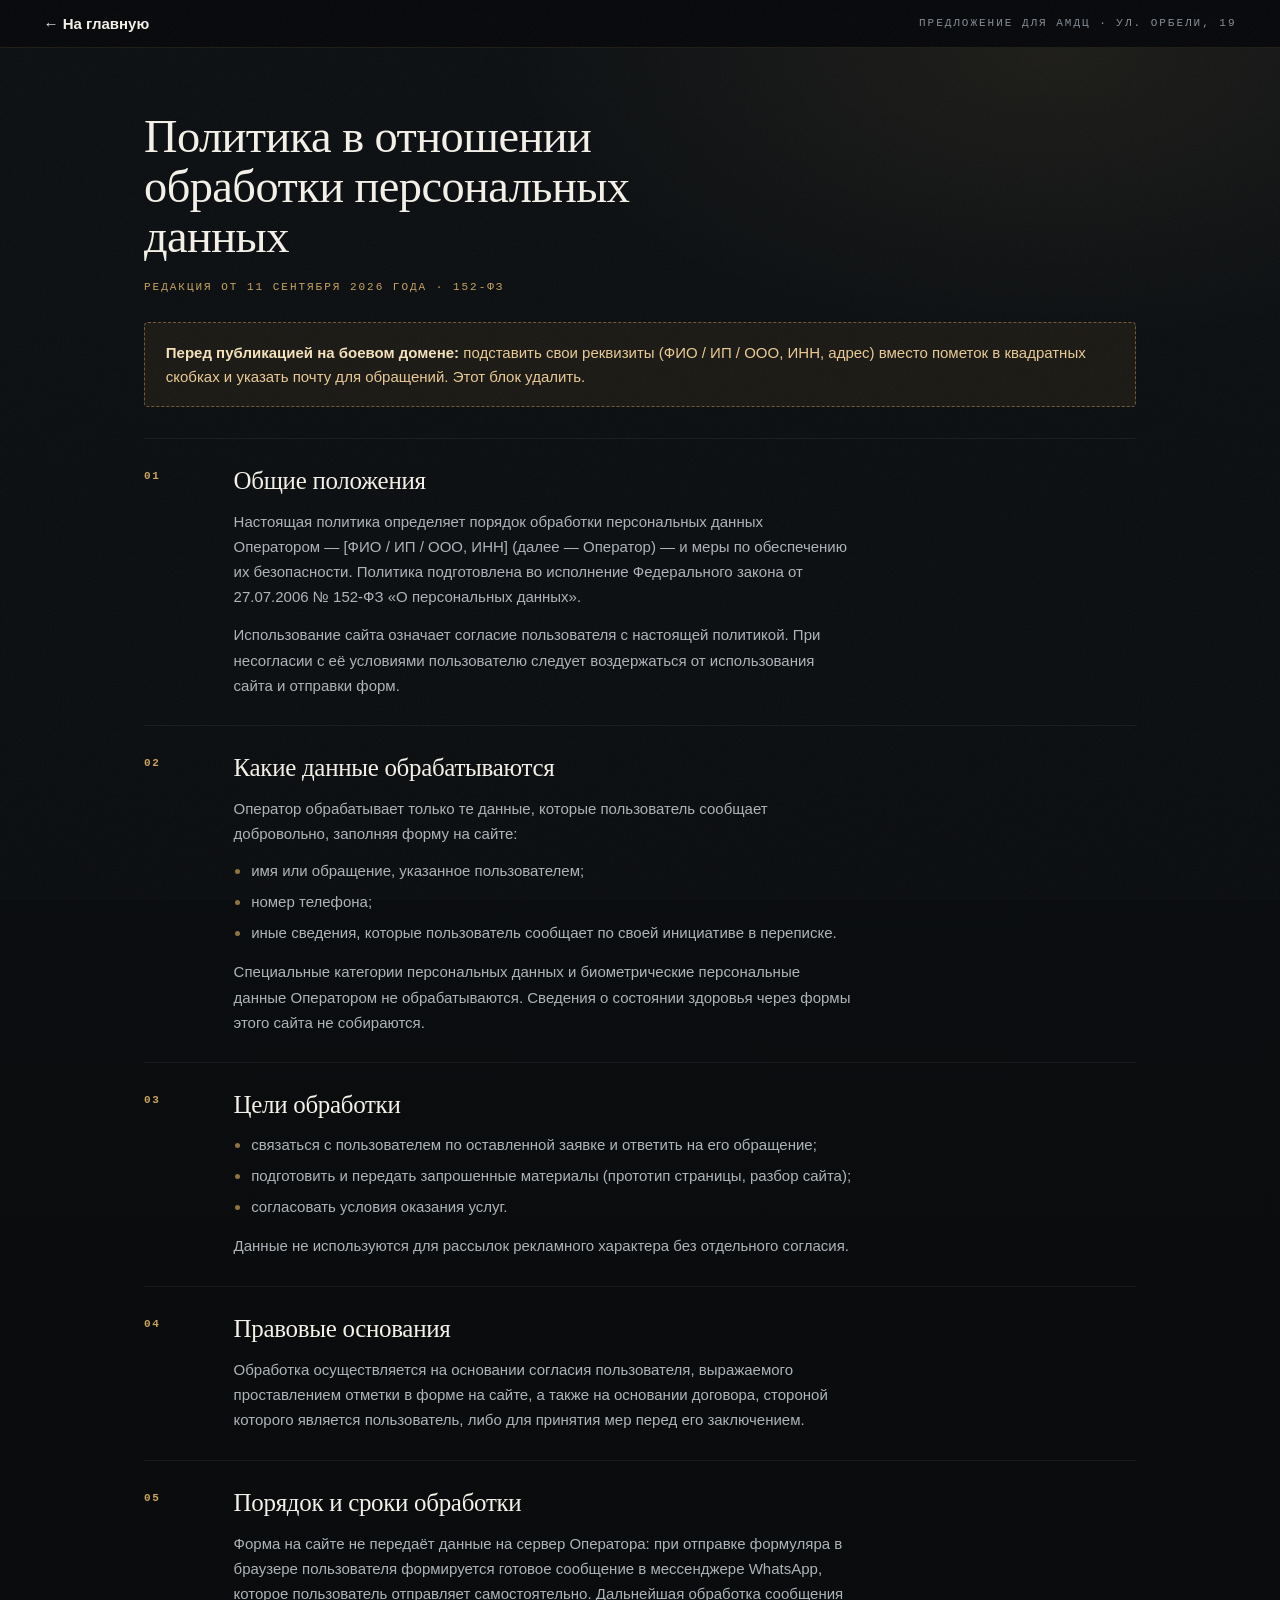
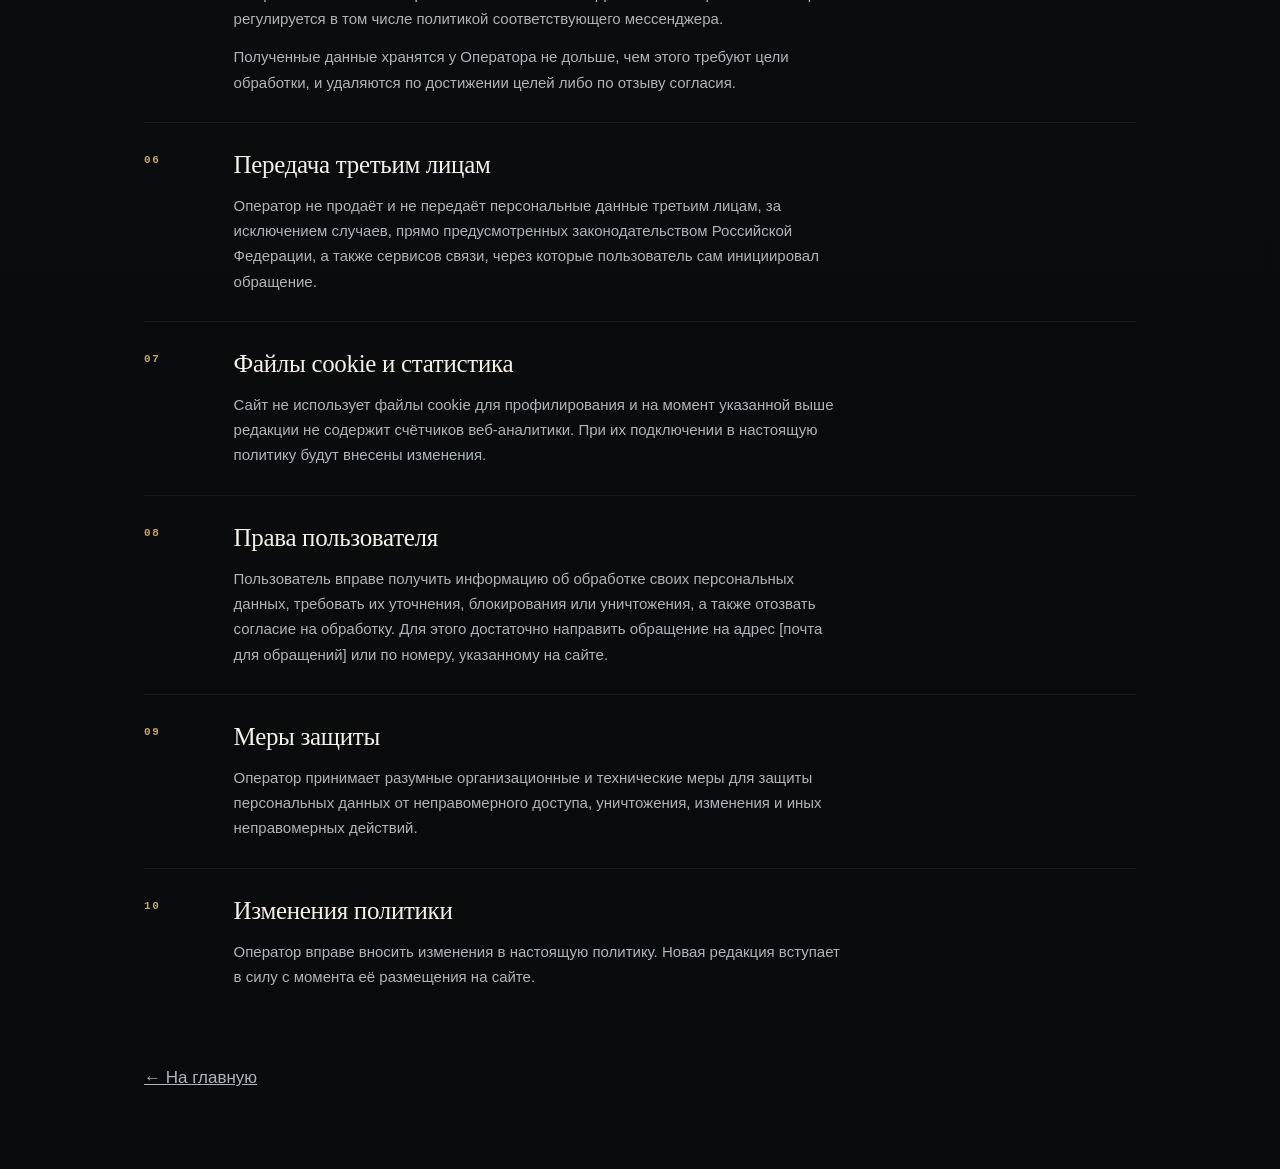
<file: privacy.html>
<!doctype html>
<html lang="ru">
<head>
<meta charset="utf-8">
<meta name="viewport" content="width=device-width,initial-scale=1">
<title>Политика конфиденциальности — предложение для АМДЦ</title>
<meta name="robots" content="noindex,nofollow">
<meta name="theme-color" content="#0A0C0E">
<link rel="icon" href="data:image/svg+xml,<svg xmlns='http://www.w3.org/2000/svg' viewBox='0 0 32 32'><rect width='32' height='32' rx='4' fill='%230A0C0E'/><rect x='1.5' y='1.5' width='29' height='29' rx='3' fill='none' stroke='%23C8A45F' stroke-width='1'/><path d='M16 9v14M9 16h14' stroke='%23C8A45F' stroke-width='2.4' stroke-linecap='round'/></svg>">
<link rel="stylesheet" href="assets/style.css">
</head>
<body>

<div class="docbar">
  <div class="wrap">
    <a class="back" href="index.html">← На главную</a>
    <span class="who">Предложение для АМДЦ · ул. Орбели, 19</span>
  </div>
</div>

<main class="docpage">
  <div class="wrap">
    <h1>Политика в отношении обработки персональных данных</h1>
    <div class="date">Редакция от 11 сентября 2026 года · 152-ФЗ</div>

    <div class="todo"><b>Перед публикацией на боевом домене:</b> подставить свои реквизиты (ФИО / ИП / ООО, ИНН, адрес) вместо пометок в квадратных скобках и указать почту для обращений. Этот блок удалить.</div>

    <section class="legal">
      <div class="n">01</div>
      <div class="body">
        <h2>Общие положения</h2>
        <p>Настоящая политика определяет порядок обработки персональных данных Оператором — [ФИО / ИП / ООО, ИНН] (далее — Оператор) — и меры по обеспечению их безопасности. Политика подготовлена во исполнение Федерального закона от 27.07.2006 № 152-ФЗ «О персональных данных».</p>
        <p>Использование сайта означает согласие пользователя с настоящей политикой. При несогласии с её условиями пользователю следует воздержаться от использования сайта и отправки форм.</p>
      </div>
    </section>

    <section class="legal">
      <div class="n">02</div>
      <div class="body">
        <h2>Какие данные обрабатываются</h2>
        <p>Оператор обрабатывает только те данные, которые пользователь сообщает добровольно, заполняя форму на сайте:</p>
        <ul>
          <li>имя или обращение, указанное пользователем;</li>
          <li>номер телефона;</li>
          <li>иные сведения, которые пользователь сообщает по своей инициативе в переписке.</li>
        </ul>
        <p>Специальные категории персональных данных и биометрические персональные данные Оператором не обрабатываются. Сведения о состоянии здоровья через формы этого сайта не собираются.</p>
      </div>
    </section>

    <section class="legal">
      <div class="n">03</div>
      <div class="body">
        <h2>Цели обработки</h2>
        <ul>
          <li>связаться с пользователем по оставленной заявке и ответить на его обращение;</li>
          <li>подготовить и передать запрошенные материалы (прототип страницы, разбор сайта);</li>
          <li>согласовать условия оказания услуг.</li>
        </ul>
        <p>Данные не используются для рассылок рекламного характера без отдельного согласия.</p>
      </div>
    </section>

    <section class="legal">
      <div class="n">04</div>
      <div class="body">
        <h2>Правовые основания</h2>
        <p>Обработка осуществляется на основании согласия пользователя, выражаемого проставлением отметки в форме на сайте, а также на основании договора, стороной которого является пользователь, либо для принятия мер перед его заключением.</p>
      </div>
    </section>

    <section class="legal">
      <div class="n">05</div>
      <div class="body">
        <h2>Порядок и сроки обработки</h2>
        <p>Форма на сайте не передаёт данные на сервер Оператора: при отправке формуляра в браузере пользователя формируется готовое сообщение в мессенджере WhatsApp, которое пользователь отправляет самостоятельно. Дальнейшая обработка сообщения регулируется в том числе политикой соответствующего мессенджера.</p>
        <p>Полученные данные хранятся у Оператора не дольше, чем этого требуют цели обработки, и удаляются по достижении целей либо по отзыву согласия.</p>
      </div>
    </section>

    <section class="legal">
      <div class="n">06</div>
      <div class="body">
        <h2>Передача третьим лицам</h2>
        <p>Оператор не продаёт и не передаёт персональные данные третьим лицам, за исключением случаев, прямо предусмотренных законодательством Российской Федерации, а также сервисов связи, через которые пользователь сам инициировал обращение.</p>
      </div>
    </section>

    <section class="legal">
      <div class="n">07</div>
      <div class="body">
        <h2>Файлы cookie и статистика</h2>
        <p>Сайт не использует файлы cookie для профилирования и на момент указанной выше редакции не содержит счётчиков веб-аналитики. При их подключении в настоящую политику будут внесены изменения.</p>
      </div>
    </section>

    <section class="legal">
      <div class="n">08</div>
      <div class="body">
        <h2>Права пользователя</h2>
        <p>Пользователь вправе получить информацию об обработке своих персональных данных, требовать их уточнения, блокирования или уничтожения, а также отозвать согласие на обработку. Для этого достаточно направить обращение на адрес [почта для обращений] или по номеру, указанному на сайте.</p>
      </div>
    </section>

    <section class="legal">
      <div class="n">09</div>
      <div class="body">
        <h2>Меры защиты</h2>
        <p>Оператор принимает разумные организационные и технические меры для защиты персональных данных от неправомерного доступа, уничтожения, изменения и иных неправомерных действий.</p>
      </div>
    </section>

    <section class="legal">
      <div class="n">10</div>
      <div class="body">
        <h2>Изменения политики</h2>
        <p>Оператор вправе вносить изменения в настоящую политику. Новая редакция вступает в силу с момента её размещения на сайте.</p>
      </div>
    </section>

    <p style="margin-top:3rem"><a class="back" href="index.html">← На главную</a></p>
  </div>
</main>

</body>
</html>
</file>
<file: assets/fonts.css>
/* ============================================================
   ШРИФТЫ. Три гарнитуры, файлами, без CDN.

   Cormorant Garamond — дисплейный сериф старого стиля с высоким
   контрастом штриха. Работает только крупно: заголовки, цифры,
   врезки. Кириллица родная, не подставная.

   Manrope — геометрический гротеск с закрытыми апертурами.
   Весь читаемый текст, интерфейс, кнопки.

   JetBrains Mono — моноширинный. Рубрики, номера разделов,
   табличные цифры, код. Держит колонку и не даёт цифрам гулять.

   Все три — вариативные: одна ось веса на файл, поэтому
   восемь файлов закрывают четырнадцать начертаний.
   ============================================================ */

/* ---- Cormorant Garamond: прямое ------------------------- */
@font-face{
  font-family:'Cormorant Garamond';
  font-style:normal; font-weight:300 700; font-display:swap;
  src:url(fonts/cormorant-cyrillic.woff2) format('woff2');
  unicode-range:U+0301,U+0400-045F,U+0490-0491,U+04B0-04B1,U+2116;
}
@font-face{
  font-family:'Cormorant Garamond';
  font-style:normal; font-weight:300 700; font-display:swap;
  src:url(fonts/cormorant-latin.woff2) format('woff2');
  unicode-range:U+0000-00FF,U+0131,U+0152-0153,U+02BB-02BC,U+02C6,U+02DA,
    U+02DC,U+0304,U+0308,U+0329,U+2000-206F,U+20AC,U+2122,U+2191,U+2193,
    U+2212,U+2215,U+FEFF,U+FFFD;
}
/* ---- Cormorant Garamond: курсив (врезки, подписи) ------- */
@font-face{
  font-family:'Cormorant Garamond';
  font-style:italic; font-weight:300 600; font-display:swap;
  src:url(fonts/cormorant-it-cyrillic.woff2) format('woff2');
  unicode-range:U+0301,U+0400-045F,U+0490-0491,U+04B0-04B1,U+2116;
}
@font-face{
  font-family:'Cormorant Garamond';
  font-style:italic; font-weight:300 600; font-display:swap;
  src:url(fonts/cormorant-it-latin.woff2) format('woff2');
  unicode-range:U+0000-00FF,U+0131,U+0152-0153,U+02BB-02BC,U+02C6,U+02DA,
    U+02DC,U+0304,U+0308,U+0329,U+2000-206F,U+20AC,U+2122,U+2191,U+2193,
    U+2212,U+2215,U+FEFF,U+FFFD;
}

/* ---- Manrope -------------------------------------------- */
@font-face{
  font-family:'Manrope';
  font-style:normal; font-weight:200 800; font-display:swap;
  src:url(fonts/manrope-cyrillic.woff2) format('woff2');
  unicode-range:U+0301,U+0400-045F,U+0490-0491,U+04B0-04B1,U+2116;
}
@font-face{
  font-family:'Manrope';
  font-style:normal; font-weight:200 800; font-display:swap;
  src:url(fonts/manrope-latin.woff2) format('woff2');
  unicode-range:U+0000-00FF,U+0131,U+0152-0153,U+02BB-02BC,U+02C6,U+02DA,
    U+02DC,U+0304,U+0308,U+0329,U+2000-206F,U+20AC,U+2122,U+2191,U+2193,
    U+2212,U+2215,U+FEFF,U+FFFD;
}

/* ---- JetBrains Mono ------------------------------------- */
@font-face{
  font-family:'JetBrains Mono';
  font-style:normal; font-weight:300 700; font-display:swap;
  src:url(fonts/jetbrains-cyrillic.woff2) format('woff2');
  unicode-range:U+0301,U+0400-045F,U+0490-0491,U+04B0-04B1,U+2116;
}
@font-face{
  font-family:'JetBrains Mono';
  font-style:normal; font-weight:300 700; font-display:swap;
  src:url(fonts/jetbrains-latin.woff2) format('woff2');
  unicode-range:U+0000-00FF,U+0131,U+0152-0153,U+02BB-02BC,U+02C6,U+02DA,
    U+02DC,U+0304,U+0308,U+0329,U+2000-206F,U+20AC,U+2122,U+2191,U+2193,
    U+2212,U+2215,U+FEFF,U+FFFD;
}
</file>
<file: assets/style.css>
/* Шрифты подключены отдельным <link> в <head>, а не @import.
   @import заставляет браузер сходить сначала за style.css,
   потом за fonts.css и только потом за самими файлами —
   три круга до того, как заголовок получит свою гарнитуру.
   На телефоне в метро это полсекунды пустой страницы. */

/* ============================================================
   «САЙТ ДЛЯ АМДЦ» — персональное предложение.
   Дизайн-система «Обсидиан и бронза».

   ── Что это за страница ──────────────────────────────────
   Её задача не рассказать о клинике, а продать одному
   конкретному человеку работу по созданию сайта. Поэтому она
   обязана с первого взгляда выглядеть как работа человека,
   который берёт за неё дорого — иначе аргументы внутри уже
   не важны. Дизайн здесь и есть главный аргумент.

   ── Цвет ─────────────────────────────────────────────────
   Четыре фона, которые чередуются полосами:

     оникс      #0A0C0E   почти чёрный, холодный  — утверждения
     сапфир     #0B1226   чернильный индиго       — данные, цифры
     изумруд    #05231D   глубокий зелёный        — формы захвата
     алебастр   #EFEAE0   тёплая бумага           — доказательства

   Изумруд закреплён за формами: три раза за страницу полоса
   зеленеет — и человек понимает, что здесь от него чего-то
   ждут, ещё до того как прочёл заголовок.

   Бронза #C8A45F — единственный металл. Рубрики, волосяные
   линии, цифры, кнопка. Больше ничего золотого на странице
   нет: если позолотить второе место, кнопка перестанет быть
   единственным ярким пятном.

   Оценочные цвета: нефрит — работает, карнеол — сломано,
   янтарь — наполовину. Они живут тинтом и волоском, крупной
   заливкой — никогда.

   ── Свет ─────────────────────────────────────────────────
   Каждая тёмная полоса собрана из четырёх слоёв: цветное
   пятно сверху, провал в глубину снизу, миллиметровка и
   зерно. Поодиночке не виден ни один, вместе дают объём.
   Подсветка стоит там, где нужно задержать взгляд: под
   кнопкой, под ключевой цифрой, под формой.

   ── Правка ───────────────────────────────────────────────
   Весь цвет — в :root. Ниже по файлу переменные, не хексы.
   ============================================================ */

:root{

  /* ---------- ФОНЫ: четыре полосы ------------------------ */
  --onyx:#0A0C0E;          /* оникс: базовая тёмная полоса    */
  --onyx-2:#0D1013;        /* панель на ониксе                */
  --onyx-3:#06080A;        /* провал, подвал, шапка           */

  --indigo:#0B1226;        /* сапфировые чернила              */
  --indigo-2:#0F1830;      /* панель на сапфире               */
  --indigo-3:#070C1B;      /* глубина                         */

  --emerald:#05231D;       /* глубокий изумруд: формы         */
  --emerald-2:#082C24;     /* панель на изумруде              */
  --emerald-3:#031713;     /* глубина                         */

  --paper:#EFEAE0;         /* алебастр: светлая полоса        */
  --paper-2:#E6DFD1;       /* низ градиента светлой полосы    */
  --paper-3:#F7F3EA;       /* карточка на бумаге              */
  --paper-4:#FCFAF4;       /* поле ввода                      */

  /* ---------- МЕТАЛЛ: единственный акцент ---------------- */
  --au:#C8A45F;            /* бронза                          */
  --au-hi:#EBD6A6;         /* блик на бронзе                  */
  --au-lo:#8E7440;         /* тень на бронзе                  */
  --au-ink:#6B5527;        /* бронза по бумаге, для текста    */
  --au-wash:rgba(200,164,95,.10);
  --au-line:rgba(200,164,95,.26);
  --au-faint:rgba(200,164,95,.13);

  /* ---------- ОЦЕНКИ ------------------------------------- */
  --jade:#46C79E;          /* работает                        */
  --jade-hi:#8FE7CB;
  --jade-ink:#0B6A53;      /* по бумаге                       */
  --jade-wash:rgba(70,199,158,.11);

  --carn:#D2604B;          /* сломано (карнеол)               */
  --carn-hi:#F0A896;
  --carn-ink:#9E3320;      /* по бумаге                       */
  --carn-wash:rgba(210,96,75,.12);

  --amber:#E0A857;         /* наполовину                      */
  --amber-ink:#8A5E17;

  /* ---------- ЧЕРНИЛА ПО ТЁМНОМУ ------------------------- */
  --t1:#F4F1E9;            /* тёплый белый: заголовки         */
  --t2:#AEB4B8;            /* основной текст                  */
  --t3:#868E96;            /* подписи, мелочь                 */
  --t4:#767F88;            /* самое тихое                     */

  /* ---------- ЧЕРНИЛА ПО БУМАГЕ -------------------------- */
  --ink:#12161A;
  --ink-2:#454C54;
  --ink-3:#5A626A;
  --ink-4:#616971;

  /* ---------- ВОЛОСЯНЫЕ ЛИНИИ ---------------------------- */
  --rule:rgba(244,241,233,.11);
  --rule-2:rgba(244,241,233,.06);
  --rule-3:rgba(244,241,233,.19);
  --rule-l:rgba(18,22,26,.13);
  --rule-l2:rgba(18,22,26,.07);
  --rule-l3:rgba(18,22,26,.22);

  /* ---------- РАЗМЕРЫ ------------------------------------ */
  --wrap:1220px;
  --gut:clamp(1.15rem,3.4vw,3.25rem);
  --pad:clamp(3.4rem,2rem + 4.2vw,5.1rem);   /* обычная полоса  */
  --pad-s:clamp(2.6rem,1.7rem + 3vw,3.9rem); /* тесная: служебные */
  --pad-l:clamp(4rem,2.4rem + 5vw,6.4rem);   /* просторная: формы */
  --r:4px;
  --r-md:8px;
  --r-lg:14px;
  --hdr:80px;

  /* ---------- ШРИФТОВАЯ ШКАЛА ---------------------------- */
  --serif:'Cormorant Garamond',Georgia,'Times New Roman',serif;
  --sans:'Manrope',-apple-system,BlinkMacSystemFont,'Segoe UI',Roboto,sans-serif;
  --mono:'JetBrains Mono',ui-monospace,'SF Mono',Menlo,Consolas,monospace;

  --f-display:clamp(2.3rem,1.1rem + 4.1vw,4.35rem);
  --f-h2:clamp(1.9rem,1.25rem + 2.3vw,3.05rem);
  --f-h3:clamp(1.1rem,1.03rem + .3vw,1.32rem);
  --f-lede:clamp(1.04rem,1rem + .26vw,1.15rem);
  --f-body:1.0625rem;
  --f-sm:.9375rem;
  --f-xs:.8125rem;
  --f-rub:.6875rem;

  /* ---------- ДВИЖЕНИЕ ----------------------------------- */
  --ease:cubic-bezier(.22,.61,.36,1);
  --ease-out:cubic-bezier(.16,1,.3,1);
  --ease-io:cubic-bezier(.65,0,.35,1);
}

/* ---------- ФАКТУРЫ ------------------------------------- */
:root{
  /* зерно: плёночный шум, 180×180, повторяется без стыка */
  --grain:url("data:image/svg+xml,%3Csvg xmlns='http://www.w3.org/2000/svg' width='180' height='180'%3E%3Cfilter id='n'%3E%3CfeTurbulence type='fractalNoise' baseFrequency='.82' numOctaves='4' stitchTiles='stitch'/%3E%3C/filter%3E%3Crect width='180' height='180' filter='url(%23n)'/%3E%3C/svg%3E");
}

/* ============================================================
   БАЗА
   ============================================================ */

*,*::before,*::after{box-sizing:border-box}

html{
  -webkit-text-size-adjust:100%;
  scroll-behavior:smooth;
  scroll-padding-top:calc(var(--hdr) + 14px);
}

body{
  margin:0;
  background:var(--onyx);
  color:var(--t2);
  font:400 var(--f-body)/1.62 var(--sans);
  font-feature-settings:'kern' 1,'liga' 1,'calt' 1;
  -webkit-font-smoothing:antialiased;
  -moz-osx-font-smoothing:grayscale;
  overflow-x:hidden;
}

img,svg{max-width:100%}
a{color:inherit}
b,strong{font-weight:700}

::selection{background:rgba(200,164,95,.28);color:var(--t1)}

/* полоса прокрутки — тонкая, в цвет металла */
html{scrollbar-width:thin;scrollbar-color:var(--au-lo) transparent}
::-webkit-scrollbar{width:9px;height:9px}
::-webkit-scrollbar-track{background:var(--onyx-3)}
::-webkit-scrollbar-thumb{
  background:linear-gradient(180deg,var(--au-lo),#5E4C2A);
  border-radius:9px;border:2px solid var(--onyx-3);
}

/* фокус виден всегда и всегда бронзовый */
:focus-visible{
  outline:2px solid var(--au);
  outline-offset:3px;
  border-radius:2px;
}

.i{width:1em;height:1em;fill:none;stroke:currentColor;
   stroke-width:2;stroke-linecap:round;stroke-linejoin:round;
   flex:none}

/* ============================================================
   ПОЛОСЫ. Четыре фона и их свет.

   Каждая секция — .band плюс модификатор цвета. Внутри два
   служебных слоя: ::before держит цветные пятна, ::after —
   миллиметровку с зерном. Контент лежит выше обоих.
   ============================================================ */

.band{
  position:relative;
  isolation:isolate;
  padding:var(--pad) 0;
  overflow:hidden;
}
/* Три плотности. Раздел с формой получает воздух, служебный
   перечень — не получает. Одинаковый ритм на шестнадцати
   полосах усыпляет: к шестому развороту глаз перестаёт
   отличать один блок от другого. */
.band.roomy{padding:var(--pad-l) 0}
.band.tight{padding:var(--pad-s) 0}
.band > .wrap{position:relative;z-index:3}

.band::before,
.band::after{
  content:'';position:absolute;inset:0;
  pointer-events:none;
}
.band::before{z-index:1}
.band::after{z-index:2}

/* ---- оникс --------------------------------------------- */
.b-onyx{
  background:
    linear-gradient(180deg,#0C0F12 0%,var(--onyx) 42%,#080A0C 100%);
  color:var(--t2);
}
.b-onyx::before{
  background:
    radial-gradient(58rem 32rem at 78% -6%,rgba(200,164,95,.10),transparent 62%),
    radial-gradient(46rem 30rem at 6% 104%,rgba(38,72,128,.16),transparent 64%);
}

/* ---- сапфир -------------------------------------------- */
.b-indigo{
  background:
    linear-gradient(180deg,#0E1730 0%,var(--indigo) 46%,var(--indigo-3) 100%);
  color:#AFB8CB;
}
.b-indigo::before{
  background:
    radial-gradient(52rem 30rem at 84% 4%,rgba(86,132,214,.18),transparent 62%),
    radial-gradient(40rem 26rem at 2% 98%,rgba(200,164,95,.09),transparent 64%);
}

/* ---- изумруд: полоса формы ----------------------------- */
.b-emerald{
  background:
    linear-gradient(180deg,#083026 0%,var(--emerald) 48%,var(--emerald-3) 100%);
  color:#A7BDB5;
}
.b-emerald::before{
  background:
    radial-gradient(50rem 30rem at 18% 0%,rgba(70,199,158,.15),transparent 60%),
    radial-gradient(44rem 30rem at 92% 96%,rgba(200,164,95,.12),transparent 62%);
}

/* ---- алебастр: светлая полоса -------------------------- */
.b-paper{
  background:
    linear-gradient(180deg,#F5F1E8 0%,var(--paper) 40%,var(--paper-2) 100%);
  color:var(--ink-2);
}
.b-paper::before{
  background:
    radial-gradient(50rem 30rem at 88% -4%,rgba(200,164,95,.20),transparent 60%),
    radial-gradient(40rem 26rem at 0% 100%,rgba(70,199,158,.10),transparent 62%);
}

/* ---- миллиметровка и зерно ----------------------------- */
/* Статичная фактура, без анимации: страница должна быть
   тихой. Движение на ней разрешено ровно в трёх местах, и
   фон в это число не входит. */
.band::after{
  background-image:
    linear-gradient(var(--grid-c,rgba(244,241,233,.032)) 1px,transparent 1px),
    linear-gradient(90deg,var(--grid-c,rgba(244,241,233,.032)) 1px,transparent 1px);
  background-size:64px 64px,64px 64px;
  mask-image:linear-gradient(180deg,#000 0%,#000 50%,transparent 100%);
  -webkit-mask-image:linear-gradient(180deg,#000 0%,#000 50%,transparent 100%);
}
.b-paper::after{--grid-c:rgba(18,22,26,.05)}

/* Зерно — одним слоем на всю страницу, четыре процента.
   Плёнка, а не текстура: заметить её нельзя, но без неё
   градиенты полосуются, а чёрный выглядит пластмассовым. */
body::after{
  content:'';position:fixed;inset:0;z-index:95;
  pointer-events:none;
  background:var(--grain);
  background-size:180px 180px;
  opacity:.042;
}

/* ---- курсорный свет: ТОЛЬКО первый экран --------------- */
/* Мягкое бронзовое пятно идёт за курсором. Тринадцать
   процентов непрозрачности: не видно, что оно есть, видно,
   что поверхность живая. Координаты ставит скрипт.
   Ниже по странице этого нет — приём работает один раз. */
.glow{
  position:absolute;z-index:1;inset:0;pointer-events:none;
  opacity:0;transition:opacity .55s var(--ease);
  background:radial-gradient(24rem 24rem at var(--mx,50%) var(--my,50%),
             rgba(200,164,95,.13),transparent 68%);
}
.hero:hover > .glow{opacity:1}

/* ---- шов между полосами -------------------------------- */
/* Волосок бронзы там, где одна полоса переходит в другую:
   как золочёный обрез у книжного блока. */
.band + .band::before{box-shadow:inset 0 1px 0 var(--au-faint)}

/* ============================================================
   СЕТКА
   ============================================================ */

.wrap{
  width:min(100% - var(--gut)*2,var(--wrap));
  margin-inline:auto;
}

/* ============================================================
   ТИПОГРАФИКА
   ============================================================ */

h1,h2,h3,h4{margin:0;color:var(--t1);font-weight:600}
.b-paper h1,.b-paper h2,.b-paper h3,.b-paper h4{color:var(--ink)}

/* ---- рубрика раздела ----------------------------------- */
/* Номер, тире, название. Моноширинный, разрядка, бронза.
   Линия уходит вправо до края колонки — так рубрика
   становится шапкой раздела, а не подписью над заголовком. */
.rub{
  display:flex;align-items:center;gap:.8rem;
  font:500 var(--f-rub)/1 var(--mono);
  letter-spacing:.22em;text-transform:uppercase;
  color:var(--au);
  margin-bottom:clamp(1.1rem,1.8vw,1.7rem);
}
.rub .n{
  display:flex;align-items:center;gap:.8rem;
  font-weight:700;color:var(--au-hi);
  font-variant-numeric:tabular-nums;
}
.rub .n::after{
  content:'';width:1.6rem;height:1px;
  background:var(--au-line);
}
.rub::after{
  content:'';flex:1 1 auto;height:1px;min-width:2rem;
  background:linear-gradient(90deg,var(--au-line),transparent);
}
.b-paper .rub,.b-paper .rub .n{color:var(--au-ink)}

/* ---- заголовки ----------------------------------------- */
h2{
  font-family:var(--serif);
  font-size:var(--f-h2);
  font-weight:500;
  line-height:1.07;
  letter-spacing:-.012em;
  font-variant-numeric:lining-nums;
  max-width:21ch;
  text-wrap:balance;
}
h2.wide{max-width:26ch}
h2.widest{max-width:32ch}

h3{
  font-family:var(--sans);
  font-size:var(--f-h3);
  font-weight:700;
  line-height:1.3;
  letter-spacing:-.006em;
}

/* подсветка ключевых слов в заголовке: бронзовая подложка
   и волосок снизу — ровно то место, куда должен упасть взгляд */
h1 mark,h2 mark{
  background:none;color:inherit;
  position:relative;z-index:0;
}
h1 mark::after,h2 mark::after{
  content:'';position:absolute;left:-.1em;right:-.1em;
  bottom:.04em;height:.4em;z-index:-1;
  background:linear-gradient(90deg,rgba(200,164,95,.36),rgba(200,164,95,.10));
  border-bottom:1px solid var(--au-line);
  border-radius:1px;
}
h2 em{font-style:italic;color:var(--au-hi)}
.b-paper h2 em{color:var(--au-ink)}

/* ---- подводка ------------------------------------------ */
.lede{
  font-size:var(--f-lede);
  line-height:1.6;
  color:var(--t2);
  max-width:54ch;
  margin:1.15rem 0 0;
}
.b-paper .lede{color:var(--ink-2)}
.lede b{color:var(--t1);font-weight:700}
.b-paper .lede b{color:var(--ink)}
.lede mark{
  background:var(--au-wash);color:var(--t1);
  padding:.06em .3em;border-radius:2px;
  box-shadow:inset 0 -1px 0 var(--au-line);
}
.b-paper .lede mark{color:var(--ink)}

p{margin:0 0 1rem}
p:last-child{margin-bottom:0}

.note{
  font-size:var(--f-sm);line-height:1.62;color:var(--t3);
  max-width:76ch;margin-top:1.8rem;
  padding-left:1.15rem;border-left:1px solid var(--rule);
}
.b-paper .note{color:var(--ink-3);border-left-color:var(--rule-l)}

/* ============================================================
   КНОПКИ

   Бронза заливкой встречается на странице ровно в одном
   качестве — в кнопке. Поэтому кнопка собрана как металл:
   блик сверху, тень снизу, тёплое свечение под ней. Это
   единственное место, где позволено светиться.
   ============================================================ */

.btn{
  --lift:0px;
  position:relative;
  display:inline-flex;align-items:center;justify-content:center;gap:.62rem;
  padding:1.05rem 1.75rem;
  border:1px solid rgba(255,242,212,.5);
  border-radius:var(--r-md);
  font:700 var(--f-sm)/1 var(--sans);
  letter-spacing:.004em;
  color:#140F05;
  background:
    linear-gradient(180deg,var(--au-hi) 0%,var(--au) 48%,#B58F4B 100%);
  box-shadow:
    inset 0 1px 0 rgba(255,250,236,.6),
    inset 0 -1px 0 rgba(78,57,19,.35),
    0 16px 38px -18px rgba(200,164,95,.65),
    0 4px 12px -5px rgba(0,0,0,.55);
  text-decoration:none;cursor:pointer;overflow:hidden;
  transform:translateY(var(--lift));
  transition:transform .35s var(--ease-out),box-shadow .35s var(--ease);
}
.btn .i{width:1.05em;height:1.05em;stroke-width:2.2}
.btn:hover{
  --lift:-2px;
  box-shadow:
    inset 0 1px 0 rgba(255,250,236,.75),
    inset 0 -1px 0 rgba(78,57,19,.35),
    0 24px 48px -18px rgba(200,164,95,.8),
    0 6px 16px -5px rgba(0,0,0,.55);
}
.btn:active{--lift:1px}

/* блик, который проходит по металлу при наведении */
.btn::after{
  content:'';position:absolute;inset:0;
  background:linear-gradient(105deg,
    transparent 34%,rgba(255,255,255,.55) 50%,transparent 66%);
  transform:translateX(-120%);
  transition:transform .85s var(--ease-out);
}
.btn:hover::after{transform:translateX(120%)}

.btn.sm{padding:.72rem 1.1rem;font-size:var(--f-xs);border-radius:var(--r);white-space:nowrap}
.btn.wide{width:100%}
.btn.lg{padding:1.2rem 2.1rem;font-size:1rem}

/* ---- контурная кнопка: там, где рядом уже есть главная -- */
.btn.ghost{
  background:rgba(244,241,233,.04);
  color:var(--t1);
  border:1px solid var(--rule-3);
  box-shadow:none;
  backdrop-filter:blur(6px);
}
.btn.ghost::after{display:none}
.btn.ghost:hover{
  background:rgba(244,241,233,.08);
  border-color:var(--au-line);
  box-shadow:0 10px 26px -18px rgba(0,0,0,.9);
}
.b-paper .btn.ghost{
  background:rgba(18,22,26,.03);color:var(--ink);
  border-color:var(--rule-l3);
}

/* ---- вторая дверь: WhatsApp ---------------------------- */
.btn.wa{
  background:rgba(70,199,158,.07);
  color:var(--jade-hi);
  border:1px solid rgba(70,199,158,.3);
  box-shadow:none;
}
.btn.wa::after{display:none}
.btn.wa:hover{
  background:rgba(70,199,158,.13);
  border-color:rgba(70,199,158,.5);
  box-shadow:0 14px 34px -22px rgba(70,199,158,.8);
}

/* ---- ссылка-стрелка ------------------------------------ */
.biglink{
  display:inline-flex;align-items:center;gap:.6rem;
  font:600 1.05rem/1 var(--sans);
  color:var(--au);text-decoration:none;
  padding-bottom:.5rem;
  border-bottom:1px solid var(--au-line);
  transition:gap .3s var(--ease),color .3s;
}
.biglink:hover{gap:.95rem;color:var(--au-hi)}
.b-paper .biglink{color:var(--au-ink)}
.b-paper .biglink:hover{color:#4E3D18}

/* ============================================================
   ШАПКА
   ============================================================ */

.progress{
  position:fixed;top:0;left:0;height:2px;width:0;z-index:100;
  background:linear-gradient(90deg,var(--au-lo),var(--au),var(--au-hi));
  box-shadow:0 0 14px rgba(200,164,95,.6);
  transition:width .12s linear;
}

.top{
  position:fixed;top:0;left:0;right:0;z-index:90;
  height:var(--hdr);
  display:flex;align-items:stretch;
  background:linear-gradient(180deg,rgba(6,8,10,.72),rgba(6,8,10,.16));
  backdrop-filter:blur(3px);
  transition:height .4s var(--ease),background .4s var(--ease),
             backdrop-filter .4s,box-shadow .4s;
}
/* зерно: шапка не плёнка поверх страницы, а та же фактура */
.top::before{
  content:'';position:absolute;inset:0;pointer-events:none;
  background-image:var(--grain);background-size:180px;
  opacity:.04;mix-blend-mode:overlay;
}
/* нижний обрез — бронзовая линия, гаснущая к полям */
.top::after{
  content:'';position:absolute;left:0;right:0;bottom:0;height:1px;
  pointer-events:none;
  background:linear-gradient(90deg,
    transparent,rgba(200,164,95,.26) 12%,
    rgba(200,164,95,.42) 50%,rgba(200,164,95,.26) 88%,transparent);
  opacity:.55;transition:opacity .4s;
}
.top.stuck{
  --hdr:68px;
  background:rgba(7,9,12,.9);
  backdrop-filter:blur(16px) saturate(1.25);
  box-shadow:0 22px 44px -34px #000;
}
.top.stuck::after{opacity:1}

.topmain{flex:1 1 auto;display:flex;align-items:center}
.topmain .wrap{
  position:relative;height:100%;
  display:flex;align-items:center;gap:1.15rem;
}
/* приводные кресты по краям полосы набора */
.topmain .wrap::before,
.topmain .wrap::after{
  content:'';position:absolute;bottom:-5px;width:9px;height:9px;
  pointer-events:none;opacity:0;transition:opacity .45s var(--ease);
  background:
    linear-gradient(var(--au-line),var(--au-line)) center/9px 1px no-repeat,
    linear-gradient(var(--au-line),var(--au-line)) center/1px 9px no-repeat;
}
.topmain .wrap::before{left:-19px}
.topmain .wrap::after{right:-19px}
.top.stuck .topmain .wrap::before,
.top.stuck .topmain .wrap::after{opacity:1}

/* ---- знак и имя ---------------------------------------- */
.brand{
  display:flex;align-items:center;gap:.85rem;
  text-decoration:none;margin-right:auto;
}
.brand .mark{
  position:relative;
  width:40px;height:40px;flex:none;
  border:1px solid var(--au-line);
  border-radius:var(--r);
  background:
    linear-gradient(150deg,rgba(200,164,95,.28),rgba(200,164,95,.04) 52%,rgba(244,241,233,.03));
  box-shadow:
    inset 0 1px 0 rgba(255,250,236,.18),
    inset 0 -10px 18px -12px rgba(0,0,0,.7);
  display:grid;place-items:center;
  transition:border-color .35s,box-shadow .35s,transform .5s var(--ease-out);
}
.brand .mark::before{
  content:'';position:absolute;inset:3px;
  border:1px solid rgba(200,164,95,.2);border-radius:2px;
}
.mk-cross{position:relative;display:block;width:16px;height:16px}
.mk-cross::before,
.mk-cross::after{
  content:'';position:absolute;background:var(--au);
  box-shadow:0 0 12px -2px rgba(200,164,95,.85);
}
.mk-cross::before{left:0;right:0;top:7.25px;height:1.6px}
.mk-cross::after{top:0;bottom:0;left:7.25px;width:1.6px}
.brand:hover .mark{
  border-color:var(--au);transform:translateY(-1px);
  box-shadow:
    inset 0 1px 0 rgba(255,250,236,.26),
    0 0 24px -6px rgba(200,164,95,.55);
}
.btext{display:flex;align-items:center;gap:.6rem}
.bname{
  font:800 .98rem/1.1 var(--sans);
  letter-spacing:-.022em;color:var(--t1);white-space:nowrap;
}
/* «под ключ» — не подпись мелочью, а бронзовая марка рядом */
.bkey{
  flex:none;
  padding:.34rem .55rem .3rem;
  border:1px solid var(--au-line);
  border-radius:3px;
  background:var(--au-wash);
  font:700 .56rem/1 var(--mono);
  letter-spacing:.16em;text-transform:uppercase;
  color:var(--au-hi);white-space:nowrap;
}

/* ---- оглавление капсулой -------------------------------- */
.menu{
  display:flex;align-items:center;
  padding:.26rem;
  border:1px solid var(--rule);
  border-radius:100px;
  background:rgba(244,241,233,.035);
  box-shadow:inset 0 1px 0 rgba(244,241,233,.05);
}
.menu a{
  position:relative;
  padding:.56rem .78rem .58rem;
  border-radius:100px;
  font:700 .8125rem/1 var(--sans);letter-spacing:-.012em;
  color:var(--t2);text-decoration:none;white-space:nowrap;
  transition:color .28s,background .28s;
}
/* волосяной разделитель между разделами */
.menu a + a::before{
  content:'';position:absolute;left:0;top:50%;transform:translateY(-50%);
  width:1px;height:15px;background:var(--rule-2);
  transition:opacity .28s;
}
.menu a:hover{color:var(--t1);background:rgba(244,241,233,.06)}
.menu a:hover::before,.menu a:hover + a::before{opacity:0}
.menu a.here{
  color:var(--au-hi);
  background:var(--au-wash);
  box-shadow:inset 0 0 0 1px var(--au-line);
}
.menu a.here::before,.menu a.here + a::before{opacity:0}

/* ---- связь --------------------------------------------- */
.topr{display:flex;align-items:center;gap:1.05rem}
.toptel{
  display:inline-flex;align-items:center;gap:.5rem;
  font:600 var(--f-xs)/1 var(--mono);
  font-variant-numeric:tabular-nums;letter-spacing:.01em;
  color:var(--t1);text-decoration:none;white-space:nowrap;
}
.toptel .i{
  width:.95em;height:.95em;color:var(--au);stroke-width:1.8;
  transition:transform .4s var(--ease-out);
}
.toptel .tel-n{
  padding-bottom:.26rem;
  border-bottom:1px solid var(--au-faint);
  transition:border-color .3s;
}
.toptel:hover .tel-n{border-bottom-color:var(--au)}
.toptel:hover .i{transform:rotate(-14deg) scale(1.06)}

@media (prefers-reduced-motion:reduce){
  .live{animation:none}
}

/* ============================================================
   РЕЛЬСА РАЗДЕЛОВ

   Засечка на каждый блок, на левом поле. Видно, где ты в
   документе; подпись всплывает при наведении. Ниже 1420 px
   поля для неё нет — исчезает.
   ============================================================ */

.rail{
  position:fixed;left:22px;top:50%;transform:translateY(-50%);
  z-index:70;display:none;flex-direction:column;gap:9px;
}
@media (min-width:1560px){.rail{display:flex}}

.rail a{
  display:flex;align-items:center;gap:.7rem;
  text-decoration:none;position:relative;
}
.rail a > i{
  display:block;width:12px;height:1px;flex:none;
  background:var(--rule-3);
  transition:width .4s var(--ease-out),background .4s,box-shadow .4s;
}
.rail a.big > i{width:20px}
.rail a:hover > i{width:26px;background:var(--au)}
.rail a.here > i{
  width:30px;background:var(--au-hi);
  box-shadow:0 0 12px rgba(200,164,95,.8);
}
.rail a > span{
  font:500 .58rem/1 var(--mono);
  letter-spacing:.16em;text-transform:uppercase;
  color:var(--t3);
  white-space:nowrap;
  opacity:0;transform:translateX(-6px);
  transition:opacity .35s,transform .35s var(--ease-out);
}
.rail a > span::before{
  content:attr(data-n);color:var(--au);margin-right:.5rem;
}
.rail:hover a > span{opacity:1;transform:none}
.rail a.here > span{color:var(--t1)}
.rail.on-paper a > i{background:var(--rule-l3)}
.rail.on-paper a > span{color:var(--ink-3)}
.rail.on-paper a.here > span{color:var(--ink)}
.rail.on-paper a.here > i{background:var(--au-ink);box-shadow:none}

/* ============================================================
   ЛИПКАЯ КНОПКА НА ТЕЛЕФОНЕ
   ============================================================ */

.sticky{
  position:fixed;left:0;right:0;bottom:0;z-index:85;
  display:none;gap:.6rem;
  padding:.7rem var(--gut) calc(.7rem + env(safe-area-inset-bottom));
  background:linear-gradient(180deg,rgba(6,8,10,.5),rgba(6,8,10,.95));
  backdrop-filter:blur(14px);
  border-top:1px solid var(--au-faint);
  transform:translateY(110%);
  transition:transform .5s var(--ease-out);
}
.sticky.on{transform:none}
.sticky .btn{flex:1 1 auto;padding:.95rem 1rem;font-size:var(--f-xs)}
.sticky .btn.ghost{flex:0 0 52px;padding:0}
.sticky .btn.ghost .i{width:1.25rem;height:1.25rem}
@media (max-width:860px){.sticky{display:flex}}

/* ============================================================
   1. ПЕРВЫЙ ЭКРАН

   Порядок на экране решает всё: до линии сгиба должны
   попасть адресат, заголовок, подводка и кнопка. Буллиты и
   макет уходят ниже осознанно — они подтверждают решение,
   а не открывают его.
   ============================================================ */

.hero{
  padding-top:calc(var(--hdr) + clamp(1.5rem,3.2vw,2.8rem));
  padding-bottom:clamp(2.6rem,4vw,4.6rem);
  min-height:min(100svh,980px);
  display:flex;align-items:center;
}
.hero > .wrap{width:min(100% - var(--gut)*2,var(--wrap))}

/* ---- колонтитул ---------------------------------------- */
/* Письмо конкретному человеку, а не лендинг: номер
   предложения, город, дата. Как шапка делового документа. */
.docline{
  display:flex;align-items:center;gap:.7rem;flex-wrap:wrap;
  font:400 var(--f-rub)/1 var(--mono);
  letter-spacing:.2em;text-transform:uppercase;
  color:var(--t4);
  padding-bottom:.9rem;
  border-bottom:1px solid var(--rule-2);
  margin-bottom:clamp(1.2rem,2.2vw,2rem);
}
.docline .k{color:var(--au);font-weight:600}
.docline .v{color:var(--t3);font-variant-numeric:tabular-nums}
.docline .sep{width:3px;height:3px;border-radius:50%;background:var(--t4)}
.docline .r{
  margin-left:auto;
  padding:.4rem .72rem;
  border:1px solid var(--au-faint);border-radius:2px;
  color:var(--au);background:var(--au-wash);
}

/* ---- адресат ------------------------------------------- */
.addressee{
  display:inline-flex;align-items:center;gap:.6rem;
  padding:.52rem .95rem .52rem .78rem;
  border:1px solid var(--rule);border-radius:100px;
  background:rgba(244,241,233,.035);
  font:500 var(--f-rub)/1 var(--mono);
  letter-spacing:.16em;text-transform:uppercase;
  color:var(--t2);
  margin-bottom:clamp(.85rem,1.6vw,1.3rem);
}
.addressee i{
  width:6px;height:6px;border-radius:50%;flex:none;
  background:var(--jade);
  box-shadow:0 0 0 3px rgba(70,199,158,.16);
}

/* ---- заголовок ----------------------------------------- */
.hero h1{
  font-family:var(--serif);
  font-size:var(--f-display);
  font-weight:500;
  line-height:1.02;
  letter-spacing:-.018em;
  font-variant-numeric:lining-nums;
  color:var(--t1);
  margin:0 0 clamp(1.1rem,2vw,1.7rem);
  max-width:min(100%,68rem);
}
.hero h1 .ln{display:block;overflow:hidden}
.hero h1 .ln > i{display:block;font-style:normal}
.hero h1 .big{
  color:transparent;
  background:linear-gradient(94deg,var(--au-hi) 6%,var(--au) 52%,#A9884A 100%);
  -webkit-background-clip:text;background-clip:text;
}
.hero h1 .big > i{
  font-variant-numeric:tabular-nums lining-nums;
  font-weight:600;
}

/* раскрыв заголовка: строки выезжают из-под обреза, один раз,
   лесенкой по 90 мс. Дальше страница стоит спокойно. */
html.js .hero h1 .ln > i{
  transform:translateY(105%);
  opacity:0;
}
html.js .hero.lit h1 .ln > i{
  transform:none;opacity:1;
  transition:transform .95s var(--ease-out) var(--d,0s),
             opacity .8s ease var(--d,0s);
}

/* ---- сетка первого экрана ------------------------------ */
.hero-grid{
  display:grid;
  grid-template-columns:minmax(0,1.09fr) minmax(0,.91fr);
  gap:clamp(1.8rem,3.6vw,3.8rem);
  align-items:start;
}
@media (max-width:1000px){
  .hero-grid{grid-template-columns:1fr;gap:2.4rem}
}

.hero .lede{margin-top:0;max-width:46ch;line-height:1.6}

/* ---- зона кнопки --------------------------------------- */
/* Подсветка под кнопкой — единственное место на первом
   экране, где фон светится намеренно. */
.ctarow{position:relative;margin-top:clamp(1.3rem,2.2vw,1.8rem)}
.ctarow::before{
  content:'';position:absolute;z-index:-1;
  left:-14%;right:14%;top:-45%;bottom:-45%;
  background:radial-gradient(50% 50% at 32% 50%,rgba(200,164,95,.17),transparent 70%);
  pointer-events:none;
}
.btns{display:flex;flex-wrap:wrap;gap:.8rem}
.undercta{
  margin-top:1rem;
  font-size:var(--f-xs);line-height:1.6;color:var(--t3);
  max-width:42ch;
}

/* ---- буллиты доверия ----------------------------------- */
.bul{list-style:none;margin:clamp(1.2rem,2vw,1.75rem) 0 0;padding:0;
     display:grid;gap:.9rem}
.bul li{display:flex;gap:.8rem;align-items:flex-start;
        font-size:var(--f-sm);line-height:1.58;color:var(--t2)}
.bul li b{color:var(--t1)}
.b-paper .bul li{color:var(--ink-2)}
.b-paper .bul li b{color:var(--ink)}
.bul .ck{
  flex:none;width:20px;height:20px;margin-top:.12rem;
  display:grid;place-items:center;border-radius:50%;
  background:var(--jade-wash);
  border:1px solid rgba(70,199,158,.3);
  color:var(--jade);
}
.bul .ck .i{width:11px;height:11px;stroke-width:2.6}

/* ---- гравированная печать ------------------------------ */
/* Единственный по-настоящему подвижный объект на странице:
   оттиск с текстом по окружности, один оборот за 54 секунды.
   Стоит в углу первого экрана и больше нигде не повторяется. */
.seal{
  position:absolute;top:8.4rem;right:0;z-index:4;
  width:152px;height:152px;
  pointer-events:none;
  opacity:.92;
}
.seal .ring{
  animation:seal-spin 54s linear infinite;
  transform-box:view-box;
  transform-origin:60px 60px;
}
.seal text{
  font:500 7.6px var(--mono);
  fill:var(--au);
  text-transform:uppercase;
}
.seal .edge{fill:none;stroke:rgba(200,164,95,.42);stroke-width:.8}
.seal .edge-in{fill:none;stroke:rgba(200,164,95,.22);stroke-width:.6}
.seal .cross{stroke:var(--au);stroke-width:1.3;stroke-linecap:round}
.seal .core{
  font:600 8px var(--mono);fill:var(--au-hi);
  letter-spacing:1.4px;text-anchor:middle;
}
@keyframes seal-spin{to{transform:rotate(360deg)}}
@media (max-width:1180px){.seal{display:none}}

/* ---- макет будущего сайта ------------------------------ */
.hero-r{position:relative}

.shot{position:relative}
.win{
  position:relative;
  border-radius:var(--r-lg);
  overflow:hidden;
  background:var(--paper-3);
  border:1px solid rgba(244,241,233,.12);
  box-shadow:
    0 60px 90px -50px rgba(0,0,0,.92),
    0 24px 48px -30px rgba(0,0,0,.7),
    0 0 0 1px rgba(200,164,95,.08);
}
.win .bar{
  display:flex;align-items:center;gap:.42rem;
  padding:.62rem .85rem;
  background:linear-gradient(180deg,#E9E2D4,#DED6C5);
  border-bottom:1px solid rgba(18,22,26,.1);
}
.win .bar > i{
  width:8px;height:8px;border-radius:50%;flex:none;
  background:rgba(18,22,26,.16);
}
.win .bar .url{
  margin-left:.7rem;padding:.22rem .7rem;
  background:rgba(255,255,255,.72);border-radius:100px;
  font:400 .58rem/1.5 var(--mono);color:#6A727C;
  border:1px solid rgba(18,22,26,.07);
  white-space:nowrap;
}

/* ---- первые экраны соседей ----------------------------- */
/* Четыре настоящих снимка вместо четырёх описаний: спорить
   с текстом можно, с окном браузера — нет. Рамка та же, что
   у макета на первом экране, чтобы страница читалась как
   один документ. */
.sites{
  display:grid;grid-template-columns:1fr 1fr;
  gap:clamp(1.1rem,2.2vw,1.9rem);
  margin-top:clamp(1.5rem,2.6vw,2.15rem);
}
.site{margin:0}
.site .win{
  border-color:rgba(18,22,26,.13);
  box-shadow:
    0 34px 54px -38px rgba(18,22,26,.6),
    0 10px 22px -16px rgba(18,22,26,.35);
  transition:transform .45s var(--ease-out),box-shadow .45s var(--ease);
}
.site:hover .win{
  transform:translateY(-3px);
  box-shadow:
    0 44px 66px -38px rgba(18,22,26,.62),
    0 14px 26px -16px rgba(18,22,26,.4);
}
.site img{
  display:block;width:100%;height:auto;
  border-top:1px solid rgba(18,22,26,.06);
}
.site figcaption{padding:1.05rem .25rem 0}
.st-h{
  display:flex;align-items:baseline;justify-content:space-between;
  gap:1rem;margin-bottom:.3rem;
}
.st-h b{
  font:500 clamp(1.08rem,1rem + .4vw,1.3rem)/1.2 var(--serif);
  color:var(--ink);letter-spacing:-.005em;
}
.st-r{
  flex:none;
  font:500 var(--f-xs)/1 var(--mono);
  font-variant-numeric:tabular-nums;color:var(--ink-3);
}
.st-d{
  font:400 .625rem/1.3 var(--mono);
  letter-spacing:.13em;text-transform:uppercase;
  color:var(--au-ink);margin-bottom:.55rem;
}
.site p{margin:0;font-size:var(--f-sm);line-height:1.6;color:var(--ink-2)}

/* ваш сайт в этом же ряду — та же рамка, другой цвет метки */
.site.me .win{
  border-color:rgba(158,51,32,.3);
  box-shadow:
    0 34px 54px -38px rgba(18,22,26,.6),
    0 0 0 1px rgba(158,51,32,.12);
}
.site.me .st-d{color:var(--carn-ink)}
.site.me .st-h b{color:var(--carn-ink)}

@media (max-width:820px){
  .sites{grid-template-columns:1fr}
}

/* штамп поверх макета: «черновик», «в работе» */
.stamp{
  position:absolute;z-index:4;
  padding:.4rem .82rem;
  font:600 var(--f-rub)/1 var(--mono);
  letter-spacing:.18em;text-transform:uppercase;
  white-space:nowrap;
  border-radius:2px;
  transform:rotate(-2.5deg);
}
.stamp.onstamp{top:-.85rem;right:1.3rem}
.stamp.amber{
  color:#2A1C05;
  background:linear-gradient(180deg,#F0D08F,#DCAE55);
  border:1px solid #C79A44;
  box-shadow:0 10px 22px -12px rgba(0,0,0,.8);
}
.stamp.ok{
  color:#04241B;
  background:linear-gradient(180deg,#8FE7CB,#4CC9A2);
  border:1px solid #35AE89;
  box-shadow:0 10px 22px -12px rgba(0,0,0,.8);
}
.stamp.gold{
  color:#140F05;
  background:linear-gradient(180deg,var(--au-hi),var(--au));
  border:1px solid #B6934E;
  box-shadow:0 10px 22px -12px rgba(0,0,0,.8);
}

/* ---- начинка макета ------------------------------------ */
.mk-nav{
  display:flex;align-items:center;gap:.7rem;
  padding:.6rem .9rem;background:#fff;
  border-bottom:1px solid rgba(18,22,26,.08);
}
.mk-logo{display:flex;align-items:center;gap:.4rem;margin-right:auto}
.mk-logo > i{
  width:13px;height:13px;border-radius:3px;flex:none;
  background:#0B1226;
}
.mk-logo > span{font:700 .66rem/1 var(--sans);color:#12161A;letter-spacing:.02em}
.mk-menu{display:flex;gap:.44rem}
.mk-menu > i{height:3px;border-radius:2px;background:rgba(18,22,26,.16)}
.mk-btn{
  padding:.3rem .6rem;border-radius:3px;
  background:linear-gradient(180deg,var(--au-hi),var(--au));
  font:700 .58rem/1 var(--sans);color:#140F05;
}
.mk-hero{
  padding:.95rem;
  background:linear-gradient(160deg,#101A33,#0B1226);
  position:relative;
}
.mk-eye{
  font:500 .52rem/1 var(--mono);letter-spacing:.14em;
  text-transform:uppercase;color:#9FB4D8;margin-bottom:.42rem;
}
.mk-h{
  font:600 .88rem/1.24 var(--serif);color:#F4F1E9;
  font-size:.96rem;margin-bottom:.34rem;
}
.mk-sub{font:400 .58rem/1.45 var(--sans);color:#AEBACE;position:relative}
.mk-cta{display:flex;align-items:center;gap:.6rem;margin-top:.72rem}
.mk-cta .b{
  position:relative;
  padding:.42rem .7rem;border-radius:3px;
  background:linear-gradient(180deg,var(--au-hi),var(--au));
  font:700 .6rem/1 var(--sans);color:#140F05;
}
.mk-cta .t{font:500 .6rem/1 var(--mono);color:#C6D2E6}
.mk-cards{
  display:grid;grid-template-columns:repeat(3,1fr);gap:.5rem;
  padding:.7rem;background:var(--paper-3);
}
.mk-card{
  position:relative;
  padding:.55rem;border-radius:4px;background:#fff;
  border:1px solid rgba(18,22,26,.08);
}
.mk-card .n{font:600 .58rem/1.3 var(--sans);color:#12161A}
.mk-card .p{
  font:600 .58rem/1.3 var(--mono);color:var(--au-ink);margin-top:.2rem;
  font-variant-numeric:tabular-nums;
}
.mk-card .l{
  display:block;height:3px;border-radius:2px;margin-top:.44rem;
  background:rgba(18,22,26,.1);
}

/* пины 1–2–3: что именно в макете решает задачу */
.pin{
  position:absolute;
  width:17px;height:17px;border-radius:50%;
  display:grid;place-items:center;
  font:700 .55rem/1 var(--mono);font-style:normal;
  color:#140F05;
  background:linear-gradient(180deg,var(--au-hi),var(--au));
  border:1px solid rgba(255,244,218,.7);
  box-shadow:0 0 0 3px rgba(200,164,95,.2),0 4px 10px -3px rgba(0,0,0,.6);
}
.mk-card .pin{top:-7px;left:-7px}
.mk-cta .b .pin{top:-8px;right:-8px}
.mk-sub .pin{top:-2px;right:-2px}

.pins{
  display:flex;flex-wrap:wrap;gap:.5rem 1.15rem;
  margin-top:1.1rem;
}
.pins span{
  display:flex;align-items:center;gap:.44rem;
  font-size:var(--f-xs);color:var(--t3);
}
.pins b{
  width:16px;height:16px;border-radius:50%;flex:none;
  display:grid;place-items:center;
  font:700 .55rem/1 var(--mono);color:var(--au-hi);
  border:1px solid var(--au-line);background:var(--au-wash);
}

.capt{
  margin-top:.85rem;
  font:italic 400 var(--f-sm)/1.55 var(--serif);
  font-size:1rem;
  color:var(--t3);
}
.b-paper .capt{color:var(--ink-3)}

/* ---- что будет в прототипе ----------------------------- */
.inside{
  margin-top:1.4rem;
  padding:1.15rem 1.3rem;
  border:1px solid var(--rule);
  border-radius:var(--r-md);
  background:linear-gradient(180deg,rgba(244,241,233,.045),rgba(244,241,233,.015));
}
.inside .t{
  font:500 var(--f-rub)/1 var(--mono);
  letter-spacing:.2em;text-transform:uppercase;
  color:var(--au);margin-bottom:.85rem;
}
.inside ul{list-style:none;margin:0;padding:0;display:grid;gap:.55rem}
.inside li{
  display:flex;align-items:baseline;gap:.85rem;
  font-size:var(--f-sm);color:var(--t2);
}
.inside .k{
  flex:none;min-width:2.1rem;
  font:600 1.02rem/1 var(--mono);
  font-variant-numeric:tabular-nums;
  color:var(--t1);
}

/* ---- три числа под первым экраном ---------------------- */
.trust{
  display:grid;grid-template-columns:repeat(3,1fr);
  gap:clamp(1rem,2.4vw,2.6rem);
  margin-top:clamp(1.4rem,2.4vw,2rem);
  padding-top:clamp(1.15rem,2vw,1.65rem);
  border-top:1px solid var(--rule-2);
}
.trust .t{
  display:flex;flex-direction:column;gap:.42rem;
  font-size:var(--f-xs);line-height:1.5;color:var(--t3);
}
.trust .t b{
  font:500 clamp(1.5rem,1.1rem + 1.3vw,2.1rem)/1 var(--serif);
  font-variant-numeric:tabular-nums lining-nums;
  color:var(--t1);letter-spacing:-.01em;
}
@media (max-width:640px){
  .trust{grid-template-columns:1fr;gap:1rem}
  .trust .t{
    flex-direction:row;align-items:baseline;gap:.8rem;
    padding-bottom:.8rem;border-bottom:1px solid var(--rule-2);
  }
  .trust .t:last-child{border-bottom:0;padding-bottom:0}
  .trust .t b{min-width:5.4rem}
}

/* ============================================================
   ВРЕЗКА

   Одна строка, которая закрывает раздел. Набрана серифом,
   отбита волоском слева. Это голос автора, а не содержание
   блока, — поэтому и гарнитура другая.
   ============================================================ */

.strip{
  position:relative;
  margin-top:clamp(1.4rem,2.3vw,1.95rem);
  padding:1.2rem 1.5rem 1.2rem 1.75rem;
  border-left:2px solid var(--au);
  border-radius:0 var(--r) var(--r) 0;
  background:linear-gradient(90deg,var(--au-wash),transparent 70%);
  font:400 clamp(1.08rem,1rem + .45vw,1.34rem)/1.5 var(--serif);
  color:var(--t1);
  max-width:78ch;
}
.b-paper .strip{color:var(--ink)}
.strip.good{border-left-color:var(--jade);
  background:linear-gradient(90deg,var(--jade-wash),transparent 70%)}
.strip.warn{border-left-color:var(--carn);
  background:linear-gradient(90deg,var(--carn-wash),transparent 70%)}

/* ============================================================
   2 и 15. ДВА ИСХОДА — хронометраж в две колонки
   ============================================================ */

.tickets{
  display:grid;grid-template-columns:1fr 1fr;
  gap:clamp(1rem,2.2vw,1.9rem);
  margin-top:clamp(1.45rem,2.4vw,2.05rem);
}
@media (max-width:860px){.tickets{grid-template-columns:1fr}}

.ticket{
  position:relative;
  padding:1.3rem 1.4rem 1.4rem;
  border:1px solid var(--rule);
  border-radius:var(--r-md);
  background:linear-gradient(180deg,rgba(244,241,233,.05),rgba(244,241,233,.015));
  overflow:hidden;
}
.ticket::before{
  content:'';position:absolute;left:0;right:0;top:0;height:2px;
}
.ticket.good::before{background:linear-gradient(90deg,var(--jade),transparent)}
.ticket.bad::before{background:linear-gradient(90deg,var(--carn),transparent)}
.ticket.good{box-shadow:inset 0 0 60px -40px var(--jade)}
.ticket.bad{box-shadow:inset 0 0 60px -40px var(--carn)}

.ticket .lab{
  display:flex;align-items:center;gap:.55rem;
  font:600 var(--f-rub)/1 var(--mono);
  letter-spacing:.18em;text-transform:uppercase;
  margin-bottom:1.15rem;
}
.ticket .lab::before{
  content:'';width:7px;height:7px;border-radius:50%;flex:none;
}
.ticket.good .lab{color:var(--jade-hi)}
.ticket.good .lab::before{background:var(--jade);box-shadow:0 0 0 3px rgba(70,199,158,.16)}
.ticket.bad .lab{color:var(--carn-hi)}
.ticket.bad .lab::before{background:var(--carn);box-shadow:0 0 0 3px rgba(210,96,75,.16)}

.ticket ul{list-style:none;margin:0;padding:0}
.ticket li{
  display:grid;grid-template-columns:4.6rem 1fr;
  gap:.9rem;align-items:baseline;
  padding:.52rem 0;
  border-top:1px solid var(--rule-2);
  font-size:var(--f-sm);line-height:1.52;color:var(--t2);
}
.ticket li:first-child{border-top:0;padding-top:0}
.ticket li:last-child{padding-bottom:0}
.ticket li b{color:var(--t1)}
.ticket .tm{
  font:500 var(--f-xs)/1.5 var(--mono);
  font-variant-numeric:tabular-nums;
  color:var(--t4);letter-spacing:.02em;
}
.ticket.good li:last-child .tm{color:var(--jade)}
.ticket.bad li:last-child .tm{color:var(--carn)}

.b-paper .ticket{
  border-color:var(--rule-l);
  background:linear-gradient(180deg,var(--paper-3),rgba(255,255,255,.4));
}
.b-paper .ticket li{color:var(--ink-2);border-top-color:var(--rule-l2)}
.b-paper .ticket li b{color:var(--ink)}
.b-paper .ticket .tm{color:var(--ink-4)}
.b-paper .ticket.good .lab{color:var(--jade-ink)}
.b-paper .ticket.bad .lab{color:var(--carn-ink)}
.b-paper .ticket.good li:last-child .tm{color:var(--jade-ink)}
.b-paper .ticket.bad li:last-child .tm{color:var(--carn-ink)}

/* ============================================================
   3. АУДИТ. Код страницы и список находок
   ============================================================ */

.audit{
  display:grid;grid-template-columns:minmax(0,1.02fr) minmax(0,.98fr);
  gap:clamp(1.2rem,2.6vw,2.6rem);
  margin-top:clamp(1.45rem,2.4vw,2.05rem);
  align-items:start;
}
@media (max-width:940px){.audit{grid-template-columns:1fr}}

.code{
  border:1px solid var(--rule);
  border-radius:var(--r-md);
  overflow:hidden;
  background:#05070A;
  box-shadow:0 40px 70px -50px #000,inset 0 1px 0 rgba(244,241,233,.05);
}
.code .bar{
  display:flex;align-items:center;gap:.42rem;
  padding:.6rem .85rem;
  background:rgba(244,241,233,.035);
  border-bottom:1px solid var(--rule-2);
  font:400 .6rem/1 var(--mono);color:var(--t4);
}
.code .bar > i{
  width:7px;height:7px;border-radius:50%;flex:none;
  background:rgba(244,241,233,.14);
}
.code .bar > span{margin-left:.7rem;letter-spacing:.06em}
.code pre{
  margin:0;padding:1.15rem 1.25rem;
  font:400 .78rem/1.72 var(--mono);
  color:var(--t3);
  overflow-x:auto;
  tab-size:2;
}
.code .cm{color:var(--t4);font-style:italic}
.code .tag{color:#6E8FB8}
.code .bad{
  color:var(--carn-hi);
  background:rgba(210,96,75,.11);
  box-shadow:inset 0 -1px 0 rgba(210,96,75,.4);
  padding:0 .18em;
}

.aside{
  margin-top:1rem;
  padding:.9rem 1.1rem;
  border:1px dashed var(--rule);
  border-radius:var(--r);
  font-size:var(--f-xs);line-height:1.6;color:var(--t3);
}
.b-paper .aside{border-color:var(--rule-l);color:var(--ink-3)}

.findings{list-style:none;margin:0;padding:0;display:grid;gap:0}
.findings li{
  display:flex;gap:.95rem;align-items:flex-start;
  padding:.8rem 0;
  border-bottom:1px solid var(--rule-2);
  font-size:var(--f-sm);line-height:1.58;color:var(--t2);
}
.findings li:first-child{padding-top:0}
.findings li:last-child{border-bottom:0}
.findings li b{color:var(--t1)}
.findings .x{
  flex:none;width:22px;height:22px;margin-top:.06rem;
  display:grid;place-items:center;border-radius:50%;
  background:var(--carn-wash);
  border:1px solid rgba(210,96,75,.3);
  color:var(--carn);
}
.findings .x .i{width:11px;height:11px;stroke-width:2.6}

/* ============================================================
   4. АРИФМЕТИКА. Воронка, ведомость, итог
   ============================================================ */

/* ---- два исхода одних и тех же 420 просмотров ---------- */
/* В одной воронке смешивались «что есть» и «что было бы» —
   по картинке нельзя было понять, где какая цифра. Теперь
   две колонки с общей шапкой: слева сегодняшний день,
   справа — та же тысяча человек, но со страницей услуги. */
.two-ways{margin-top:clamp(1.6rem,2.8vw,2.4rem)}

.tw-top{
  display:flex;align-items:center;gap:clamp(1rem,2.2vw,1.8rem);
  padding:clamp(1.1rem,2vw,1.5rem) clamp(1.2rem,2.2vw,1.7rem);
  border:1px solid var(--rule-l);
  border-radius:var(--r-lg) var(--r-lg) 0 0;
  border-bottom:0;
  background:
    radial-gradient(120% 200% at 50% 0%,rgba(200,164,95,.12),transparent 64%),
    linear-gradient(180deg,var(--paper-3),rgba(255,255,255,.35));
}
.tw-n{
  flex:none;
  font:500 clamp(2.4rem,1.7rem + 2.4vw,3.5rem)/1 var(--serif);
  font-variant-numeric:tabular-nums lining-nums;letter-spacing:-.02em;
  color:var(--au-ink);
}
.tw-t b{
  display:block;margin-bottom:.28rem;
  font:500 clamp(1.08rem,1rem + .4vw,1.3rem)/1.3 var(--serif);
  color:var(--ink);
}
.tw-t p{margin:0;font-size:var(--f-sm);line-height:1.6;color:var(--ink-2);max-width:74ch}

.tw-grid{
  display:grid;grid-template-columns:1fr 1fr;
  gap:1px;background:var(--rule-l);
  border:1px solid var(--rule-l);
  border-radius:0 0 var(--r-lg) var(--r-lg);
  overflow:hidden;
}
.tw-col{
  padding:clamp(1.15rem,2vw,1.6rem) clamp(1.2rem,2.2vw,1.7rem) clamp(1.2rem,2vw,1.6rem);
  background:linear-gradient(180deg,var(--paper-3),rgba(255,255,255,.4));
}
.tw-col.bad{background:linear-gradient(180deg,rgba(210,96,75,.07),rgba(255,255,255,.34))}
.tw-col.good{background:linear-gradient(180deg,rgba(70,199,158,.09),rgba(255,255,255,.34))}

.tw-head{margin-bottom:1.15rem}
.tw-k{
  display:inline-flex;align-items:center;gap:.5rem;margin-bottom:.45rem;
  font:700 var(--f-rub)/1 var(--mono);
  letter-spacing:.18em;text-transform:uppercase;
}
.tw-k::before{content:'';width:7px;height:7px;border-radius:50%;flex:none}
.tw-col.bad .tw-k{color:var(--carn-ink)}
.tw-col.bad .tw-k::before{background:var(--carn)}
.tw-col.good .tw-k{color:var(--jade-ink)}
.tw-col.good .tw-k::before{background:var(--jade)}
.tw-head h3{margin:0;font-size:var(--f-h3);color:var(--ink)}

.tw-rows{list-style:none;margin:0;padding:0;display:grid;gap:.95rem}
.tw-rows li{display:grid;gap:.42rem}
.tw-l{display:flex;align-items:baseline;gap:.6rem}
.tw-l b{
  font:500 clamp(1.5rem,1.2rem + 1vw,2rem)/1 var(--serif);
  font-variant-numeric:tabular-nums lining-nums;letter-spacing:-.015em;
  color:var(--ink);min-width:3.4rem;
}
.tw-l span{font-size:var(--f-sm);line-height:1.4;color:var(--ink-2)}
/* полоса — сама шкала: видно, как поток тает */
.bar{
  display:block;height:9px;border-radius:100px;width:0;
  transition:width 1.2s var(--ease-out);
}
.tw-col.seen .bar{width:var(--w)}
.tw-col.bad .bar{background:linear-gradient(90deg,#8E2F1F,#D2604B)}
.tw-col.good .bar{background:linear-gradient(90deg,#0B6A53,#46C79E)}
.tw-rows .acc b{font-size:clamp(1.8rem,1.3rem + 1.6vw,2.5rem)}
.tw-col.bad .acc b{color:var(--carn-ink)}
.tw-col.good .acc b{color:var(--jade-ink)}

.tw-sum{
  display:flex;align-items:baseline;gap:.75rem;flex-wrap:wrap;
  margin-top:1.2rem;padding-top:1rem;
  border-top:1px solid var(--rule-l2);
}
.tw-sum b{
  font:500 clamp(1.7rem,1.3rem + 1.4vw,2.35rem)/1 var(--serif);
  font-variant-numeric:tabular-nums lining-nums;letter-spacing:-.02em;
}
.tw-col.bad .tw-sum b{color:var(--carn-ink)}
.tw-col.good .tw-sum b{color:var(--jade-ink)}
.tw-sum span{flex:1 1 12rem;font-size:var(--f-sm);line-height:1.5;color:var(--ink-2)}

.tw-scale{
  margin:.85rem 0 0;
  font:400 .7rem/1.5 var(--mono);color:var(--ink-4);
}

@media (max-width:820px){
  .tw-grid{grid-template-columns:1fr}
  .tw-top{flex-direction:column;align-items:flex-start;gap:.6rem}
}

/* ---- ведомость ----------------------------------------- */
.ledger{
  width:100%;border-collapse:collapse;
  margin-top:clamp(1.6rem,2.6vw,2.2rem);
  font-size:var(--f-sm);
}
.ledger th{
  padding:.7rem .85rem;
  border-bottom:1px solid var(--rule-l3);
  font:500 var(--f-rub)/1 var(--mono);
  letter-spacing:.18em;text-transform:uppercase;
  color:var(--au-ink);text-align:left;
}
.ledger th.r,.ledger td.r{text-align:right}
.ledger td{
  padding:.8rem .85rem;
  border-bottom:1px solid var(--rule-l2);
  color:var(--ink-2);line-height:1.5;
  vertical-align:top;
}
.ledger tr:last-child td{border-bottom:1px solid var(--rule-l3)}
.ledger td small{
  display:block;margin-top:.22rem;
  font-size:.72rem;line-height:1.45;color:var(--ink-4);
}
.ledger .v{
  font-family:var(--mono);font-weight:500;
  font-variant-numeric:tabular-nums;
  color:var(--ink);white-space:nowrap;
}
.ledger .cut{color:var(--carn-ink)}
.ledger .mx{color:var(--ink-4)}
.ledger .res{
  color:var(--au-ink);font-weight:700;
  background:var(--au-wash);
}
.ledger tbody tr{transition:background .25s}
.ledger tbody tr:hover{background:rgba(200,164,95,.07)}

/* ---- итог ---------------------------------------------- */
.total{
  display:flex;flex-wrap:wrap;align-items:center;
  gap:clamp(1.2rem,3vw,3rem);
  margin-top:clamp(1.4rem,2.3vw,1.9rem);
  padding:clamp(1.3rem,2.2vw,1.85rem) clamp(1.4rem,2.4vw,2.1rem);
  border:1px solid var(--rule-l);
  border-radius:var(--r-md);
  background:
    radial-gradient(40rem 16rem at 8% 50%,rgba(200,164,95,.2),transparent 70%),
    linear-gradient(180deg,var(--paper-3),rgba(255,255,255,.4));
  box-shadow:inset 0 1px 0 rgba(255,255,255,.7);
}
.total .big{
  display:flex;flex-direction:column;gap:.28rem;
  font:500 clamp(2.4rem,1.5rem + 3.4vw,4.2rem)/.95 var(--serif);
  font-variant-numeric:tabular-nums lining-nums;
  color:var(--carn-ink);letter-spacing:-.02em;
  white-space:nowrap;
}
.total .big small{
  font:400 var(--f-rub)/1 var(--mono);
  letter-spacing:.2em;text-transform:uppercase;
  color:var(--ink-3);
}
.total .txt{
  font-size:var(--f-lede);line-height:1.6;color:var(--ink-2);
  max-width:46ch;
}
.total .txt b{color:var(--ink)}

/* ============================================================
   5, 12, 16. ПОЛОСА ФОРМЫ
   ============================================================ */

.formgrid{
  display:grid;grid-template-columns:minmax(0,1.06fr) minmax(0,.94fr);
  gap:clamp(1.6rem,3.4vw,3.6rem);
  align-items:start;
}
@media (max-width:960px){.formgrid{grid-template-columns:1fr}}

.form{
  position:relative;
  padding:clamp(1.5rem,2.6vw,2.2rem);
  border:1px solid var(--au-faint);
  border-radius:var(--r-lg);
  background:
    linear-gradient(180deg,rgba(244,241,233,.075),rgba(244,241,233,.028));
  box-shadow:
    inset 0 1px 0 rgba(244,241,233,.09),
    0 50px 80px -60px #000,
    0 0 90px -50px rgba(200,164,95,.55);
  backdrop-filter:blur(3px);
}
/* волосок бронзы по верхнему ребру формы: подсветка того
   места, ради которого собрана вся полоса */
.form::before{
  content:'';position:absolute;left:1.6rem;right:1.6rem;top:-1px;height:1px;
  background:linear-gradient(90deg,transparent,var(--au),transparent);
}
/* приводочные засечки по углам — как на типографском оттиске.
   Четыре уголка по 12 px, нарисованы фоном, без лишних узлов
   в разметке. */
.form::after{
  content:'';position:absolute;inset:10px;pointer-events:none;
  background:
    linear-gradient(var(--au-line) 0 0) 0    0    /1px 12px no-repeat,
    linear-gradient(var(--au-line) 0 0) 0    0    /12px 1px no-repeat,
    linear-gradient(var(--au-line) 0 0) 100% 0    /1px 12px no-repeat,
    linear-gradient(var(--au-line) 0 0) 100% 0    /12px 1px no-repeat,
    linear-gradient(var(--au-line) 0 0) 0    100% /1px 12px no-repeat,
    linear-gradient(var(--au-line) 0 0) 0    100% /12px 1px no-repeat,
    linear-gradient(var(--au-line) 0 0) 100% 100% /1px 12px no-repeat,
    linear-gradient(var(--au-line) 0 0) 100% 100% /12px 1px no-repeat;
}
.form h3{
  font-family:var(--serif);
  font-size:clamp(1.4rem,1.1rem + .9vw,1.86rem);
  font-weight:500;line-height:1.14;letter-spacing:-.01em;
  color:var(--t1);
}
.form .sub{
  margin-top:.62rem;
  font-size:var(--f-sm);line-height:1.58;color:var(--t3);
}

.field{margin-top:1.05rem}
.field > label{
  display:block;margin-bottom:.48rem;
  font:500 var(--f-rub)/1 var(--mono);
  letter-spacing:.16em;text-transform:uppercase;
  color:var(--t3);
}
.field input[type=text],
.field input[type=tel],
.field textarea{
  width:100%;
  padding:.92rem 1rem;
  border:1px solid var(--rule);
  border-radius:var(--r);
  background:rgba(6,8,10,.42);
  color:var(--t1);
  font:400 var(--f-sm)/1.5 var(--sans);
  transition:border-color .3s,box-shadow .3s,background .3s;
}
.field textarea{min-height:5.4rem;resize:vertical;line-height:1.58}
.field input::placeholder,.field textarea::placeholder{
  color:var(--t4);
}
.field textarea::placeholder{font-size:.86em;line-height:1.65}
.field input:focus,.field textarea:focus{
  outline:none;
  border-color:var(--au);
  background:rgba(6,8,10,.6);
  box-shadow:0 0 0 3px rgba(200,164,95,.16);
}
.field .hint{
  margin-top:.42rem;
  font-size:.74rem;line-height:1.5;color:var(--t3);
}

/* «когда вам позвонить» — клиент сам назначает время */
.when-row{display:flex;flex-wrap:wrap;gap:.5rem}
.when-row > label{
  position:relative;cursor:pointer;
}
.when-row input{position:absolute;opacity:0;width:0;height:0}
.when-row span{
  display:block;
  padding:.6rem .9rem;
  border:1px solid var(--rule);
  border-radius:100px;
  font-size:var(--f-xs);color:var(--t2);
  transition:all .28s var(--ease);
}
.when-row input:checked + span{
  border-color:var(--au);
  background:var(--au-wash);
  color:var(--t1);
  box-shadow:0 0 22px -12px rgba(200,164,95,.9);
}
.when-row input:focus-visible + span{outline:2px solid var(--au);outline-offset:2px}

.form .btn{margin-top:1.4rem}

.agree{
  display:flex;gap:.6rem;align-items:flex-start;
  margin-top:1rem;cursor:pointer;
  font-size:.74rem;line-height:1.5;color:var(--t4);
}
.agree input{
  margin:.16rem 0 0;flex:none;
  accent-color:var(--au);width:14px;height:14px;
}
.agree a{color:var(--t3);text-decoration:underline;text-underline-offset:2px}

/* под кнопкой сказано, что придёт, в каком виде и когда */
.formfoot{
  display:flex;flex-wrap:wrap;gap:.45rem 1.2rem;
  margin-top:1.2rem;padding-top:1rem;
  border-top:1px solid var(--rule-2);
  font-size:.74rem;color:var(--t3);
}
.formfoot b{color:var(--t1)}
.formfoot a{color:var(--au)}
.formfoot .dot{display:flex;align-items:center;gap:.45rem}
.formfoot .dot i{
  width:6px;height:6px;border-radius:50%;flex:none;
  background:var(--jade);box-shadow:0 0 0 3px rgba(70,199,158,.16);
}

/* ---- лист прототипа: артефакт нарисован, а не назван ---- */
.doc{position:relative;margin-top:clamp(1.6rem,2.6vw,2.2rem);max-width:24rem}
.doc .stamp.gold{position:absolute;top:-.7rem;left:-.6rem;z-index:5}
.sheet{
  position:relative;z-index:1;
  padding:1.3rem 1.4rem 1.5rem;
  border:1px solid var(--rule);
  border-radius:var(--r);
  background:linear-gradient(180deg,rgba(244,241,233,.07),rgba(244,241,233,.02));
  box-shadow:0 30px 50px -44px #000;
}
.sheet .t{
  font:500 var(--f-rub)/1 var(--mono);
  letter-spacing:.2em;text-transform:uppercase;color:var(--au);
}
.sheet h4{
  margin:.6rem 0 1rem;
  font:500 1.4rem/1.15 var(--serif);color:var(--t1);
}
.sheet .ln{display:grid;gap:.44rem}
.sheet .ln > i{
  display:block;height:5px;border-radius:2px;
  background:rgba(244,241,233,.11);
}
.sheet .ln > i.m{width:82%}
.sheet .ln > i.s{width:46%}
.sheet .ln > i.acc{
  width:34%;height:11px;border-radius:3px;
  background:linear-gradient(90deg,var(--au),var(--au-lo));
}

/* ============================================================
   6. ШЕСТЬ ВЫГОД

   Первая карточка занимает две колонки и набрана крупнее:
   раскладка сама говорит, какая выгода главная.
   ============================================================ */

.gains{
  display:grid;grid-template-columns:repeat(3,1fr);
  gap:clamp(.9rem,1.8vw,1.4rem);
  margin-top:clamp(1.45rem,2.4vw,2.05rem);
}
.gain{
  position:relative;
  padding:1.3rem 1.35rem 1.4rem;
  border:1px solid var(--rule);
  border-radius:var(--r-md);
  background:linear-gradient(180deg,rgba(244,241,233,.05),rgba(244,241,233,.015));
  box-shadow:inset 0 1px 0 rgba(244,241,233,.05);
  transition:border-color .4s var(--ease),background .4s,transform .4s var(--ease-out);
}
.gain:hover{
  border-color:var(--au-line);
  background:linear-gradient(180deg,rgba(244,241,233,.075),rgba(244,241,233,.02));
  transform:translateY(-2px);
}
.gain.lead{grid-column:span 2}
.gain.full{grid-column:span 3;display:flex;gap:1.4rem;align-items:flex-start}
.gain.full .txt{flex:1}

.gain .ic{
  width:40px;height:40px;margin-bottom:1rem;
  display:grid;place-items:center;
  border:1px solid var(--au-faint);
  border-radius:var(--r);
  background:var(--au-wash);
  color:var(--au);
}
.gain .ic .i{width:19px;height:19px;stroke-width:1.7}
.gain.full .ic{margin-bottom:0}
.gain h3{margin-bottom:.6rem}
.gain.lead h3{font-size:clamp(1.25rem,1.1rem + .6vw,1.56rem)}
.gain p{font-size:var(--f-sm);line-height:1.62;color:var(--t2);margin:0}
.gain.lead p{font-size:var(--f-body)}

/* честная неудобная строка рядом с обещанием */
.gain .no{
  display:block;margin-top:.95rem;padding-top:.85rem;
  border-top:1px solid var(--rule-2);
  font-size:.76rem;line-height:1.5;color:var(--carn-hi);
}
.gain .no::before{
  content:'';display:inline-block;
  width:5px;height:5px;border-radius:50%;
  background:var(--carn);margin-right:.5rem;vertical-align:middle;
}
.b-paper .gain{border-color:var(--rule-l);
  background:linear-gradient(180deg,var(--paper-3),rgba(255,255,255,.4))}
.b-paper .gain p{color:var(--ink-2)}
.b-paper .gain .no{color:var(--carn-ink);border-top-color:var(--rule-l2)}

@media (max-width:980px){
  .gains{grid-template-columns:1fr 1fr}
  .gain.lead,.gain.full{grid-column:span 2}
}
@media (max-width:640px){
  .gains{grid-template-columns:1fr}
  .gain.lead,.gain.full{grid-column:span 1}
  .gain.full{flex-direction:column;gap:1rem}
}

/* ============================================================
   РАЗВИЛКА: ОДИН ВЕЧЕР, ДВА ИСХОДА

   Раньше здесь стояли два одинаковых списка, и читалось это
   как две отдельные истории. Теперь виден вход — один и тот
   же вечер и один и тот же запрос, — и место, где дорога
   расходится. Дальше каждый шаг подписан минутой и значком
   того, что человек видит на экране.
   ============================================================ */

.fork{margin-top:clamp(1.45rem,2.4vw,2.05rem)}

.fk-start{
  position:relative;
  display:flex;align-items:flex-start;gap:clamp(1rem,2vw,1.6rem);
  max-width:60rem;margin:0 auto;
  padding:1.15rem 1.4rem 1.2rem;
  border:1px solid var(--au-line);
  border-radius:var(--r-md);
  background:
    radial-gradient(120% 200% at 50% 0%,rgba(200,164,95,.1),transparent 62%),
    linear-gradient(180deg,rgba(244,241,233,.05),rgba(244,241,233,.015));
}
.fk-tm{
  flex:none;
  font:500 var(--f-xs)/1.5 var(--mono);
  font-variant-numeric:tabular-nums;
  letter-spacing:.04em;color:var(--au);
  padding-top:.1rem;
}
.fk-txt b{
  display:block;margin-bottom:.3rem;
  font:500 clamp(1.06rem,1rem + .34vw,1.24rem)/1.3 var(--serif);
  color:var(--t1);font-weight:500;
}
.fk-txt p{margin:0;font-size:var(--f-sm);line-height:1.6;color:var(--t2)}

/* ---- сама развилка ------------------------------------- */
.fk-split{display:block;width:100%;height:62px}
.fk-split path{fill:none;stroke-width:1.5;stroke-linecap:round}
.fk-split .fk-a{stroke:rgba(70,199,158,.55)}
.fk-split .fk-b{stroke:rgba(210,96,75,.5)}

/* ---- две дороги ---------------------------------------- */
.ways{
  display:grid;grid-template-columns:1fr 1fr;
  gap:clamp(1rem,2.2vw,1.9rem);
}
.way{
  position:relative;overflow:hidden;
  padding:1.35rem 1.45rem 1.45rem;
  border:1px solid var(--rule);
  border-radius:var(--r-md);
  background:linear-gradient(180deg,rgba(244,241,233,.05),rgba(244,241,233,.015));
}
.way::before{content:'';position:absolute;left:0;right:0;top:0;height:2px}
.way.good::before{background:linear-gradient(90deg,var(--jade),transparent)}
.way.bad::before{background:linear-gradient(90deg,var(--carn),transparent)}
.way.good{box-shadow:inset 0 0 70px -46px var(--jade)}
.way.bad{box-shadow:inset 0 0 70px -46px var(--carn)}

.w-head{margin-bottom:1.15rem}
.w-k{
  display:inline-flex;align-items:center;gap:.5rem;
  font:600 var(--f-rub)/1 var(--mono);
  letter-spacing:.18em;text-transform:uppercase;
  margin-bottom:.5rem;
}
.w-k::before{
  content:'';width:7px;height:7px;border-radius:50%;flex:none;
}
.way.good .w-k{color:var(--jade-hi)}
.way.good .w-k::before{background:var(--jade);box-shadow:0 0 0 3px rgba(70,199,158,.16)}
.way.bad .w-k{color:var(--carn-hi)}
.way.bad .w-k::before{background:var(--carn);box-shadow:0 0 0 3px rgba(210,96,75,.16)}
.w-head h3{margin:0;font-size:var(--f-h3)}

/* ---- шаги: время, значок, строка ------------------------ */
/* Значки идут по вертикальной рельсе — дорога, а не список. */
.w-steps{list-style:none;margin:0;padding:0;position:relative}
.w-steps li{
  position:relative;
  display:grid;grid-template-columns:3.4rem 30px 1fr;
  gap:.75rem;align-items:start;
  padding:.62rem 0;
  font-size:var(--f-sm);line-height:1.52;color:var(--t2);
}
.w-steps li b{color:var(--t1);font-weight:700}
.w-steps .tm{
  font:500 var(--f-xs)/1.7 var(--mono);
  font-variant-numeric:tabular-nums;
  color:var(--t4);letter-spacing:.02em;
}
.w-steps .ic{
  position:relative;z-index:1;
  width:30px;height:30px;border-radius:50%;
  display:grid;place-items:center;
  border:1px solid var(--rule-3);
  background:var(--onyx-2);
}
.w-steps .ic .i{width:14px;height:14px;stroke-width:2}
/* рельса между значками */
.w-steps li::before{
  content:'';position:absolute;
  left:calc(3.4rem + .75rem + 15px);top:calc(.62rem + 30px);
  width:1px;height:calc(100% - 30px);
  background:var(--rule);
}
.w-steps li:last-child::before{display:none}
.way.good .ic{border-color:rgba(70,199,158,.4);color:var(--jade-hi)}
.way.bad .ic{border-color:rgba(210,96,75,.38);color:var(--carn-hi)}
.way.good .fin .ic{background:rgba(70,199,158,.16);border-color:var(--jade)}
.way.bad .fin .ic{background:rgba(210,96,75,.14);border-color:var(--carn)}
.way.good .fin .tm{color:var(--jade)}
.way.bad .fin .tm{color:var(--carn)}

/* ---- чем всё кончилось --------------------------------- */
.w-out{
  display:flex;align-items:baseline;gap:1rem;
  margin-top:1.2rem;padding-top:1.1rem;
  border-top:1px solid var(--rule-2);
}
.w-sum{
  flex:none;
  font:500 clamp(1.9rem,1.4rem + 1.5vw,2.6rem)/1 var(--serif);
  font-variant-numeric:tabular-nums lining-nums;letter-spacing:-.02em;
}
.way.good .w-sum{color:var(--jade)}
.way.bad .w-sum{color:var(--carn)}
.w-out p{margin:0;font-size:var(--f-sm);line-height:1.55;color:var(--t2)}

@media (max-width:860px){
  .ways{grid-template-columns:1fr}
  .fk-split{display:none}
  .fork .ways{margin-top:1.2rem}
}

/* ============================================================
   7. ЧЕТЫРНАДЦАТЬ НАПРАВЛЕНИЙ
   ============================================================ */

/* ---- кольцо покрытия ----------------------------------- */
/* Третья и последняя подвижная вещь: дуга дорисовывается
   один раз, когда кольцо доезжает до экрана. */
.ring{position:relative;margin:0;flex:none;width:clamp(148px,17vw,196px)}
.ring svg{display:block;width:100%;transform:rotate(0deg)}
.rg-bg{fill:none;stroke:rgba(244,241,233,.09);stroke-width:5}
.rg-fg{
  fill:none;stroke:url(#au-arc);stroke-width:5;stroke-linecap:round;
  filter:drop-shadow(0 0 6px rgba(200,164,95,.5));
  stroke-dashoffset:48.47;
  transition:stroke-dashoffset 1.5s var(--ease-out);
}
.ring.seen .rg-fg{stroke-dashoffset:0}
.ring line{stroke-width:2.2;stroke-linecap:round}
.ring .t-yes{stroke:var(--jade)}
.ring .t-part{stroke:var(--amber)}
.ring .t-no{stroke:rgba(210,96,75,.42)}
.ring figcaption{
  position:absolute;inset:0;
  display:flex;flex-direction:column;align-items:center;justify-content:center;
  gap:.05rem;pointer-events:none;
}
.ring figcaption b{
  font:500 clamp(2.2rem,1.6rem + 1.8vw,3rem)/1 var(--serif);
  color:var(--t1);font-variant-numeric:lining-nums;
}
.ring figcaption i{
  font:400 var(--f-rub)/1 var(--mono);font-style:normal;
  letter-spacing:.2em;text-transform:uppercase;color:var(--t3);
}

.ded{display:flex;flex-wrap:wrap;gap:.5rem 1.3rem;margin-top:1.1rem}
.ded span{
  display:flex;align-items:center;gap:.5rem;
  font:500 var(--f-xs)/1 var(--mono);color:var(--t3);
}
.ded i{width:14px;height:2px;border-radius:2px;flex:none}
.ded .t-yes{background:var(--jade)}
.ded .t-part{background:var(--amber)}
.ded .t-no{background:rgba(210,96,75,.55)}

/* ---- четыре признака «сайт продаёт» -------------------- */
/* Раньше блок собирал в кучу кольцо, четырнадцать чипов и
   список буллетов — глазу негде было встать. Теперь две
   части: сначала что такое «продаёт», потом сколько этого
   у вас. */
.sells{
  display:grid;grid-template-columns:repeat(4,1fr);
  gap:clamp(.8rem,1.4vw,1.1rem);
  margin-top:clamp(1.5rem,2.5vw,2.1rem);
}
.sell{
  position:relative;overflow:hidden;
  padding:1.4rem 1.3rem 1.5rem;
  border:1px solid var(--rule);
  border-radius:var(--r-md);
  background:linear-gradient(180deg,rgba(244,241,233,.05),rgba(244,241,233,.012));
  transition:transform .4s var(--ease-out),border-color .35s,box-shadow .4s;
}
/* бронзовая засечка сверху — карточка «подшита» к полосе */
.sell::before{
  content:'';position:absolute;left:0;top:0;width:2.2rem;height:2px;
  background:linear-gradient(90deg,var(--au),transparent);
}
.sell:hover{
  transform:translateY(-2px);
  border-color:var(--au-line);
  box-shadow:0 24px 42px -32px #000;
}
.sn{
  display:block;margin-bottom:.9rem;
  font:700 .625rem/1 var(--mono);letter-spacing:.2em;
  color:var(--au);font-variant-numeric:tabular-nums;
}
.sell h3{margin:0 0 .5rem}
.sell p{margin:0;font-size:var(--f-sm);line-height:1.6;color:var(--t2)}

/* ---- сколько этого у вас -------------------------------- */
.own{
  display:flex;align-items:center;flex-wrap:wrap;
  gap:clamp(1.3rem,3vw,2.6rem);
  margin-top:clamp(1.5rem,2.6vw,2.1rem);
  padding:clamp(1.3rem,2.2vw,1.85rem) clamp(1.4rem,2.4vw,2.1rem);
  border:1px solid var(--rule);
  border-radius:var(--r-lg);
  background:
    radial-gradient(130% 170% at 6% 0%,rgba(200,164,95,.08),transparent 58%),
    linear-gradient(180deg,rgba(244,241,233,.045),rgba(244,241,233,.012));
}
.own .ring{width:clamp(128px,12.5vw,158px)}
.own-c{flex:1 1 26rem}
.own-h{
  font:500 clamp(1.16rem,1rem + .62vw,1.5rem)/1.32 var(--serif);
  color:var(--t1);margin-bottom:.6rem;max-width:32ch;
}
.own-h b{color:var(--au-hi);font-weight:500}
.own-c p{margin:0;font-size:var(--f-sm);line-height:1.62;color:var(--t2);max-width:62ch}
.own .ded{margin-top:1.05rem}

@media (max-width:1100px){
  .sells{grid-template-columns:repeat(2,1fr)}
}
@media (max-width:620px){
  .sells{grid-template-columns:1fr}
}

/* ---- три факта ----------------------------------------- */
.facts{
  display:grid;grid-template-columns:repeat(3,1fr);
  gap:clamp(.9rem,1.8vw,1.4rem);
  margin-top:clamp(1.4rem,2.3vw,1.9rem);
}
@media (max-width:860px){.facts{grid-template-columns:1fr}}
.fact{
  padding:1.3rem 1.35rem;
  border:1px solid var(--rule);
  border-radius:var(--r-md);
  background:linear-gradient(180deg,rgba(244,241,233,.045),rgba(244,241,233,.014));
  position:relative;overflow:hidden;
}
.fact::before{content:'';position:absolute;left:0;top:0;bottom:0;width:2px}
.fact.ok::before{background:linear-gradient(180deg,var(--jade),transparent)}
.fact.bad::before{background:linear-gradient(180deg,var(--carn),transparent)}
.fact.warn::before{background:linear-gradient(180deg,var(--amber),transparent)}
.fact .n{
  font:500 clamp(2.6rem,1.9rem + 2.4vw,3.7rem)/1 var(--serif);
  font-variant-numeric:tabular-nums lining-nums;
  letter-spacing:-.02em;margin-bottom:.5rem;
}
.fact.ok .n{color:var(--jade)}
.fact.bad .n{color:var(--carn)}
.fact.warn .n{color:var(--amber)}
.fact h3{margin-bottom:.55rem}
.fact p{font-size:var(--f-sm);line-height:1.6;color:var(--t2);margin:0}

/* ============================================================
   8. ЧЕТЫРЕ ШАГА

   Шаги связаны волосяной линией, которая идёт насквозь через
   все четыре номера: маршрут, а не четыре карточки.
   ============================================================ */

.steps{
  position:relative;
  display:grid;grid-template-columns:repeat(4,1fr);
  gap:clamp(.9rem,1.8vw,1.5rem);
  margin-top:clamp(1.6rem,2.6vw,2.2rem);
}
.steps::before{
  content:'';position:absolute;left:12px;right:12px;top:19px;height:0;
  border-top:1px dashed rgba(200,164,95,.42);
}
.steps.three{grid-template-columns:repeat(3,1fr)}

@media (max-width:940px){
  .steps{grid-template-columns:1fr 1fr}
  .steps::before{display:none}
}
@media (max-width:560px){.steps{grid-template-columns:1fr}}

.step{position:relative;padding-top:3.3rem}
.step .badge{
  position:absolute;top:0;left:0;
  width:38px;height:38px;border-radius:50%;
  display:grid;place-items:center;
  font:600 .78rem/1 var(--mono);
  font-variant-numeric:tabular-nums;
  color:var(--au-ink);
  background:var(--paper);
  border:1px solid var(--au-line);
  box-shadow:0 0 0 6px var(--paper);
}
.b-onyx .step .badge,.b-indigo .step .badge,.b-emerald .step .badge{
  color:var(--au-hi);background:var(--onyx);
  box-shadow:0 0 0 6px var(--onyx);
}
.step.now .badge{
  color:#140F05;
  background:linear-gradient(180deg,var(--au-hi),var(--au));
  border-color:#B6934E;
}
.step .when{
  font:500 var(--f-rub)/1 var(--mono);
  letter-spacing:.16em;text-transform:uppercase;
  color:var(--au-ink);margin-bottom:.6rem;
}
.b-onyx .step .when,.b-indigo .step .when,.b-emerald .step .when{color:var(--au)}
.step h3{margin-bottom:.5rem}
.step p{font-size:var(--f-sm);line-height:1.58;color:var(--ink-2);margin:0}
.b-onyx .step p,.b-indigo .step p,.b-emerald .step p{color:var(--t2)}
.step .got{
  margin-top:.95rem;padding-top:.85rem;
  border-top:1px solid var(--rule-l2);
  font-size:.76rem;line-height:1.5;color:var(--jade-ink);
}
.b-onyx .step .got,.b-indigo .step .got,.b-emerald .step .got{
  color:var(--jade);border-top-color:var(--rule-2);
}

/* ============================================================
   9. СОСЕДИ ПО КВАРТАЛУ
   ============================================================ */

.vs-head{
  display:grid;grid-template-columns:minmax(0,1.25fr) minmax(0,.75fr);
  gap:clamp(1.4rem,3vw,3rem);align-items:center;
}
@media (max-width:900px){.vs-head{grid-template-columns:1fr}}

/* ---- схема квартала ------------------------------------ */
.quarter{position:relative;margin:0}
.quarter svg{display:block;width:100%;overflow:visible}
.q-rings circle{fill:none;stroke:var(--rule);stroke-dasharray:3 6}
.b-paper .q-rings circle{stroke:var(--rule-l)}
.q-ray line{stroke:var(--rule-2);stroke-width:1}
.b-paper .q-ray line{stroke:var(--rule-l2)}
.q-dot.q-them{fill:var(--carn);opacity:.85}
.q-dot.q-me{
  fill:var(--au);
  stroke:rgba(200,164,95,.28);stroke-width:7;
  paint-order:stroke;
}
.q-lab{
  position:absolute;left:var(--x);top:var(--y);
  display:flex;flex-direction:column;
  font:500 .7rem/1.25 var(--sans);color:var(--ink);
  white-space:nowrap;
}
.b-onyx .q-lab,.b-indigo .q-lab,.b-emerald .q-lab{color:var(--t1)}
.q-lab i{
  font:400 .58rem/1.3 var(--mono);font-style:normal;
  letter-spacing:.08em;color:var(--ink-3);
}
.b-onyx .q-lab i,.b-indigo .q-lab i,.b-emerald .q-lab i{color:var(--t3)}
.q-l-me{color:var(--au-ink)!important;font-weight:700}
.quarter figcaption{
  margin-top:.6rem;text-align:center;
  font:400 .65rem/1 var(--mono);letter-spacing:.12em;
  text-transform:uppercase;color:var(--ink-4);
}
.b-onyx .quarter figcaption,.b-indigo .quarter figcaption{color:var(--t4)}

/* ---- сравнение ----------------------------------------- */
.vs{margin-top:clamp(1.45rem,2.4vw,2.05rem);border-top:1px solid var(--rule-l2)}
.b-onyx .vs,.b-indigo .vs,.b-emerald .vs{border-top-color:var(--rule-2)}
.vs .row{
  display:grid;
  grid-template-columns:minmax(0,.95fr) minmax(0,1.6fr) 7.5rem;
  gap:clamp(.8rem,2vw,2rem);align-items:center;
  padding:.95rem .2rem;
  border-bottom:1px solid var(--rule-l2);
  transition:background .3s;
}
.b-onyx .vs .row,.b-indigo .vs .row,.b-emerald .vs .row{border-bottom-color:var(--rule-2)}
.vs .row:hover{background:rgba(200,164,95,.05)}
@media (max-width:860px){
  .vs .row{grid-template-columns:1fr;gap:.6rem}
}
.vs .who{
  font:600 1.02rem/1.3 var(--sans);color:var(--ink);
  display:flex;flex-direction:column;gap:.22rem;
}
.b-onyx .vs .who,.b-indigo .vs .who,.b-emerald .vs .who{color:var(--t1)}
.vs .who small{
  font:400 .68rem/1.4 var(--mono);color:var(--ink-4);letter-spacing:.01em;
}
.b-onyx .vs .who small,.b-indigo .vs .who small,.b-emerald .vs .who small{color:var(--t4)}
.vs .what{font-size:var(--f-sm);line-height:1.56;color:var(--ink-2)}
.b-onyx .vs .what,.b-indigo .vs .what,.b-emerald .vs .what{color:var(--t2)}
.vs .what b{color:var(--carn-ink)}
.b-onyx .vs .what b,.b-indigo .vs .what b,.b-emerald .vs .what b{color:var(--carn-hi)}
.vs .rate{text-align:right}
.vs .rate .n{
  font:500 1.85rem/1 var(--serif);
  font-variant-numeric:tabular-nums lining-nums;
  color:var(--ink);
}
.b-onyx .vs .rate .n,.b-indigo .vs .rate .n,.b-emerald .vs .rate .n{color:var(--t1)}
.vs .rate .o{
  font:400 .64rem/1.4 var(--mono);color:var(--ink-4);
  letter-spacing:.06em;margin-top:.14rem;
}
.b-onyx .vs .rate .o,.b-indigo .vs .rate .o,.b-emerald .vs .rate .o{color:var(--t4)}
/* строка-«сломано»: тот же приём, что и .me, но карнеолом —
   так помечается направление, которое работает вживую и не
   существует на сайте */
.vs .row.warn{
  background:linear-gradient(90deg,var(--carn-wash),transparent 75%);
  box-shadow:inset 2px 0 0 var(--carn);
  padding-left:1.1rem;
}
.vs .row.warn .rate .n{color:var(--carn-ink)}
.b-onyx .vs .row.warn .rate .n,.b-indigo .vs .row.warn .rate .n{color:var(--carn-hi)}

.vs .row.me{
  background:linear-gradient(90deg,var(--au-wash),transparent 75%);
  box-shadow:inset 2px 0 0 var(--au);
  padding-left:1.1rem;
}
.vs .row.me .rate .n{color:var(--au-ink)}
.b-onyx .vs .row.me .rate .n,.b-indigo .vs .row.me .rate .n{color:var(--au-hi)}

/* ============================================================
   10. СТО ЧЕЛОВЕК

   Полосы показывали проценты, а речь о людях. Сто фигурок:
   каждая — человек, цвет — то, как он хочет записаться.
   Сразу видно, что синих и красных вместе втрое больше, чем
   зелёных, — и что нажать им некуда.
   ============================================================ */

.people{
  display:grid;grid-template-columns:auto minmax(0,1fr);
  gap:clamp(1.5rem,3.4vw,3.2rem);
  align-items:start;
  margin-top:clamp(1.5rem,2.6vw,2.15rem);
}
.ppl{
  display:grid;grid-template-columns:repeat(10,1fr);
  gap:.3rem;
  width:clamp(268px,29vw,360px);
  padding:clamp(.9rem,1.6vw,1.25rem);
  border:1px solid var(--rule);
  border-radius:var(--r-md);
  background:linear-gradient(180deg,rgba(244,241,233,.05),rgba(244,241,233,.015));
}
.pp{display:block;line-height:0}
.pp .i{
  width:100%;height:auto;aspect-ratio:1;
  stroke-width:2.1;
}
.p-agg .i{color:var(--carn)}
.p-site .i{color:var(--amber)}
.p-tel .i{color:var(--jade)}
.p-oth .i{color:rgba(244,241,233,.22)}

/* ---- расшифровка --------------------------------------- */
.ppl-leg{display:grid;gap:.85rem;align-content:start}
.lg{
  display:grid;grid-template-columns:3.2rem minmax(0,1fr);
  gap:.9rem;align-items:baseline;
  padding-bottom:.8rem;
  border-bottom:1px solid var(--rule-2);
}
.lg-n{
  font:500 clamp(1.5rem,1.2rem + .9vw,1.95rem)/1 var(--serif);
  font-variant-numeric:tabular-nums lining-nums;
  letter-spacing:-.015em;text-align:right;
}
.lg.agg .lg-n{color:var(--carn-hi)}
.lg.site .lg-n{color:var(--amber)}
.lg.tel .lg-n{color:var(--jade-hi)}
.lg.oth .lg-n{color:var(--t4)}
.lg-t b{
  display:block;margin-bottom:.18rem;
  font:700 var(--f-sm)/1.3 var(--sans);color:var(--t1);
}
.lg-t p{margin:0;font-size:.82rem;line-height:1.5;color:var(--t3)}
.lg-sum{
  margin-top:.15rem;
  font:400 clamp(1.06rem,1rem + .42vw,1.3rem)/1.45 var(--serif);
  color:var(--t1);
}
.lg-sum b{color:var(--au-hi);font-weight:500}

@media (max-width:900px){
  .people{grid-template-columns:1fr}
  .ppl{width:min(320px,100%)}
}

/* ============================================================
   11. ПРИМЕР РАБОТЫ
   ============================================================ */

.case{
  display:grid;grid-template-columns:minmax(0,.95fr) minmax(0,1.05fr);
  gap:clamp(1.6rem,3.4vw,3.6rem);align-items:center;
}
@media (max-width:960px){.case{grid-template-columns:1fr}}
.case .biglink{margin-top:1.5rem}
.kpi{
  display:flex;flex-wrap:wrap;gap:clamp(1rem,2.4vw,2.4rem);
  margin-top:1.6rem;padding-top:1.3rem;
  border-top:1px solid var(--rule-l2);
}
.b-onyx .kpi,.b-indigo .kpi,.b-emerald .kpi{border-top-color:var(--rule-2)}
.kpi .k{display:flex;flex-direction:column;gap:.2rem}
.kpi b{
  font:500 1.9rem/1 var(--serif);
  font-variant-numeric:lining-nums;color:var(--ink);
}
.b-onyx .kpi b,.b-indigo .kpi b,.b-emerald .kpi b{color:var(--t1)}
.kpi span{font-size:.76rem;color:var(--ink-3);line-height:1.4}
.b-onyx .kpi span,.b-indigo .kpi span,.b-emerald .kpi span{color:var(--t3)}

/* ============================================================
   13. ВОПРОСЫ. Спойлеры вместо слайдера
   ============================================================ */

.faq{
  margin-top:clamp(1.45rem,2.4vw,2.05rem);
  border-top:1px solid var(--rule-l2);
  counter-reset:q;
}
.b-onyx .faq,.b-indigo .faq,.b-emerald .faq{border-top-color:var(--rule-2)}
.faq details{
  border-bottom:1px solid var(--rule-l2);
  counter-increment:q;
}
.b-onyx .faq details,.b-indigo .faq details,.b-emerald .faq details{
  border-bottom-color:var(--rule-2);
}
.faq summary{
  display:flex;align-items:flex-start;gap:1.1rem;
  padding:.92rem .2rem;cursor:pointer;list-style:none;
  font:600 clamp(1rem,.96rem + .3vw,1.16rem)/1.42 var(--sans);
  color:var(--ink);
  transition:color .25s;
}
.b-onyx .faq summary,.b-indigo .faq summary,.b-emerald .faq summary{color:var(--t1)}
.faq summary::-webkit-details-marker{display:none}
.faq summary::before{
  content:'0' counter(q);
  flex:none;width:2.1rem;
  font:500 .74rem/1.9 var(--mono);
  font-variant-numeric:tabular-nums;
  color:var(--au-ink);
}
.b-onyx .faq summary::before,.b-indigo .faq summary::before,
.b-emerald .faq summary::before{color:var(--au)}
.faq summary::after{
  content:'';flex:none;margin-left:auto;
  width:11px;height:11px;margin-top:.42rem;
  border-right:1.5px solid var(--au);
  border-bottom:1.5px solid var(--au);
  transform:rotate(45deg);
  transition:transform .35s var(--ease);
}
.faq details[open] summary::after{transform:rotate(-135deg)}
.faq summary:hover{color:var(--au-ink)}
.b-onyx .faq summary:hover,.b-indigo .faq summary:hover,
.b-emerald .faq summary:hover{color:var(--au-hi)}
.faq .ans{
  padding:0 3.2rem 1.4rem;
  font-size:var(--f-sm);line-height:1.68;color:var(--ink-2);
  max-width:80ch;
}
.b-onyx .faq .ans,.b-indigo .faq .ans,.b-emerald .faq .ans{color:var(--t2)}
.faq .ans b{color:var(--ink)}
.b-onyx .faq .ans b,.b-indigo .faq .ans b,.b-emerald .faq .ans b{color:var(--t1)}
.faq .ans a{color:var(--au-ink);text-decoration:underline;text-underline-offset:2px}
.b-onyx .faq .ans a,.b-indigo .faq .ans a,.b-emerald .faq .ans a{color:var(--au)}
@media (max-width:560px){.faq .ans{padding-left:0;padding-right:0}}

/* ============================================================
   14. СОСТАВ РАБОТЫ
   ============================================================ */

.incl{
  display:grid;grid-template-columns:repeat(3,1fr);
  gap:clamp(1.2rem,2.6vw,2.6rem);
  margin-top:clamp(1.45rem,2.4vw,2.05rem);
}
@media (max-width:860px){.incl{grid-template-columns:1fr}}
.incl .col h3{
  padding-bottom:.75rem;margin-bottom:1rem;
  border-bottom:1px solid var(--au-faint);
  font-family:var(--serif);font-weight:500;
  font-size:clamp(1.3rem,1.1rem + .6vw,1.6rem);
}
.incl ul{list-style:none;margin:0;padding:0;display:grid;gap:.5rem}
.incl li{
  display:flex;gap:.7rem;align-items:flex-start;
  font-size:var(--f-sm);line-height:1.54;color:var(--t2);
}
.incl li .i{
  width:13px;height:13px;margin-top:.3rem;flex:none;
  color:var(--jade);stroke-width:2.6;
}
.b-paper .incl li{color:var(--ink-2)}

.guards{
  display:grid;grid-template-columns:repeat(3,1fr);
  gap:clamp(.9rem,1.8vw,1.4rem);
  margin-top:clamp(1.6rem,2.6vw,2.2rem);
}
@media (max-width:860px){.guards{grid-template-columns:1fr}}
/* те же карточки, но другим числом в ряд: четыре — под краткое
   «что получаете / за какой срок / почему сейчас / чем рискуете»,
   две — под развёрнутые доводы об окупаемости */
.guards.four{grid-template-columns:repeat(4,1fr)}
.guards.two{grid-template-columns:repeat(2,1fr)}
@media (max-width:1100px){.guards.four{grid-template-columns:repeat(2,1fr)}}
@media (max-width:860px){
  .guards.four,.guards.two{grid-template-columns:1fr}
}
.guard{
  padding:1.2rem 1.3rem;
  border:1px solid var(--au-faint);
  border-radius:var(--r-md);
  background:
    radial-gradient(20rem 10rem at 100% 0%,rgba(200,164,95,.09),transparent 70%),
    linear-gradient(180deg,rgba(244,241,233,.04),rgba(244,241,233,.012));
}
.guard h3{
  margin-bottom:.55rem;
  display:flex;align-items:center;gap:.6rem;
}
.guard h3::before{
  content:'';width:7px;height:7px;flex:none;
  background:var(--au);transform:rotate(45deg);
}
.guard p{font-size:var(--f-sm);line-height:1.58;color:var(--t2);margin:0}
.b-paper .guard p{color:var(--ink-2)}

/* ============================================================
   ПОДВАЛ
   ============================================================ */

footer{
  position:relative;
  padding:clamp(2.8rem,4vw,4.2rem) 0 2rem;
  background:linear-gradient(180deg,var(--onyx-3),#040507);
  border-top:1px solid var(--au-faint);
  color:var(--t3);
  overflow:hidden;
}
footer::before{
  content:'';position:absolute;inset:0;
  background:radial-gradient(40rem 20rem at 50% 0%,rgba(200,164,95,.07),transparent 70%);
  pointer-events:none;
}
footer .wrap{position:relative;z-index:2}
footer .cols{
  display:flex;flex-wrap:wrap;gap:clamp(1.6rem,4vw,4rem);
  padding-bottom:2.2rem;border-bottom:1px solid var(--rule-2);
}
footer h4{
  font:500 var(--f-rub)/1 var(--mono);
  letter-spacing:.2em;text-transform:uppercase;
  color:var(--au);margin-bottom:.95rem;
}
footer p{font-size:var(--f-sm);line-height:1.6;color:var(--t3);margin:0}
.contacts{display:grid;gap:.65rem}
.contacts a{
  display:flex;align-items:center;gap:.65rem;
  font-size:var(--f-sm);color:var(--t2);text-decoration:none;
  transition:color .3s;
}
.contacts a:hover{color:var(--au-hi)}
.contacts .i{width:15px;height:15px;color:var(--au);stroke-width:1.8}

/* колофон: чем набрано и как собрано. Мелочь, но она говорит,
   что страницу собирал человек, а не шаблон. */
.colophon{
  display:flex;flex-wrap:wrap;gap:.6rem 2.2rem;
  padding:1.4rem 0;
  border-bottom:1px solid var(--rule-2);
  font:400 .66rem/1.5 var(--mono);color:var(--t4);
  letter-spacing:.04em;
}
.colophon b{
  display:block;font-weight:500;
  letter-spacing:.2em;text-transform:uppercase;
  color:var(--au-lo);margin-bottom:.24rem;
}

/* контурный вордмарк: имя клиники, набранное воздухом */
.fmark{
  margin:1.5rem 0 1.1rem;
  font:500 clamp(3.2rem,9.5vw,7.6rem)/1 var(--serif);
  letter-spacing:.02em;
  text-align:center;
  color:transparent;
  -webkit-text-stroke:1px rgba(200,164,95,.19);
  user-select:none;
}
.fbot{
  display:flex;flex-wrap:wrap;gap:.6rem 2rem;justify-content:space-between;
  padding-top:1.4rem;border-top:1px solid var(--rule-2);
  font-size:.72rem;color:var(--t4);
}

/* ============================================================
   ПОЯВЛЕНИЕ БЛОКОВ

   Четырнадцать пикселей и шесть десятых секунды. Лесенка не
   длиннее четырёх шагов: дальше это уже не ритм, а ожидание.
   ============================================================ */

html.js [data-rise]{
  opacity:0;transform:translateY(14px);
}
html.js [data-rise].seen{
  opacity:1;transform:none;
  transition:opacity .6s ease var(--d,0s),
             transform .6s var(--ease-out) var(--d,0s);
}

@media (prefers-reduced-motion:reduce){
  html{scroll-behavior:auto}
  *,*::before,*::after{
    animation-duration:.001ms !important;
    animation-iteration-count:1 !important;
    transition-duration:.001ms !important;
  }
  html.js [data-rise]{opacity:1 !important;transform:none !important}
  html.js .hero h1 .ln > i{transform:none !important;opacity:1 !important}
  .seal .ring{animation:none}
  .fnl-body{clip-path:none}
  .rg-fg{stroke-dashoffset:0}
}

/* ============================================================
   МЕЛОЧИ
   ============================================================ */

.nb{white-space:nowrap}

/* Две подписи на одной кнопке: на широком экране полная,
   на телефоне короткая. Иначе кнопка в шапке ломается
   на две строки и съедает всю высоту шапки. */
.w-sm{display:none}
@media (max-width:620px){
  .w-lg{display:none}
  .w-sm{display:inline}
}

/* ============================================================
   СЕТКА ПЕРВОГО ЭКРАНА: ОБЛАСТИ

   Три области вместо двух колонок. Нужно затем, чтобы на
   телефоне порядок стал другим: подводка и кнопка, потом
   макет как доказательство, и только потом буллиты. Кнопка
   обязана попасть в первый экран — остальное подождёт.
   ============================================================ */

.hero-grid{
  grid-template-areas:
    "l r"
    "b r";
}
.hero-l{grid-area:l;min-width:0}
.hero-r{grid-area:r;min-width:0}
.hero-grid > .bul{grid-area:b;align-self:start}

@media (max-width:1000px){
  .hero-grid{
    grid-template-columns:1fr;
    grid-template-areas:"l" "r" "b";
  }
}

/* ============================================================
   АДАПТИВ
   ============================================================ */

/* ---- ноутбук: меню тает раньше, чем ломается сетка ------ */
@media (max-width:1200px){
  .menu a{padding-left:.7rem;padding-right:.7rem}
}
@media (max-width:1080px){
  .menu a{font-size:.75rem;padding:.5rem .6rem}
  .bname{font-size:.94rem}
}
@media (max-width:980px){
  .menu{display:none}
}
@media (max-width:620px){
  .toptel{display:none}
  .brand .mark{width:30px;height:30px}
  .bname{font-size:.82rem;white-space:nowrap}
  .bsub{font-size:.54rem;letter-spacing:.16em}
  .top .wrap{gap:.8rem}
  .btn.sm{padding:.66rem .95rem}
}
@media (max-width:380px){
  .bsub{display:none}
}

/* ---- КОРОТКИЙ ЭКРАН ------------------------------------ */
/* Ноутбук 1366×768 — самая частая машина у собственника
   клиники. Экран там не узкий, а низкий: ширины хватает, а
   высоты нет. Ловим это не по ширине, а по высоте вьюпорта
   и ужимаем только первый экран — чтобы кнопка осталась
   над линией сгиба. Остальная страница не меняется. */
@media (min-width:1001px) and (max-height:780px){
  .hero{
    padding-top:calc(var(--hdr) + 1.2rem);
    padding-bottom:2.4rem;
    min-height:0;
  }
  .hero h1{font-size:clamp(2.3rem,1.1rem + 3.1vw,3.5rem);margin-bottom:.9rem}
  .docline{padding-bottom:.7rem;margin-bottom:1rem}
  .addressee{margin-bottom:.75rem}
  .hero .lede{font-size:1rem;line-height:1.55}
  .ctarow{margin-top:1.05rem}
  .seal{top:6.6rem;width:126px;height:126px}
}

/* ---- планшет ------------------------------------------- */
@media (max-width:900px){
  :root{--hdr:64px}
  .hero{min-height:0;padding-bottom:clamp(2.6rem,6vw,4rem)}
  h2{max-width:none}
  .docline .r{
    margin-left:0;order:9;
  }
}

/* ---- телефон ------------------------------------------- */
@media (max-width:620px){
  :root{
    --f-display:clamp(2.05rem,1.2rem + 3.6vw,2.7rem);
    --f-h2:clamp(1.62rem,1.15rem + 2vw,2.2rem);
  }
  .hero{padding-top:calc(var(--hdr) + .8rem)}
  .hero h1{max-width:none;line-height:1.06}
  .hero .lede{font-size:1rem;line-height:1.6}
  .btns{flex-direction:column;align-items:stretch}
  .btn{width:100%;padding:1rem 1.2rem}
  .docline{
    gap:.42rem;font-size:.58rem;letter-spacing:.12em;
    padding-bottom:.7rem;margin-bottom:.85rem;
  }
  .docline .sep{width:2px;height:2px}
  .docline .r{display:none}
  .addressee{margin-bottom:.8rem;padding:.46rem .82rem .46rem .68rem}
  .hero h1{margin-bottom:.95rem}
  .hero .lede{font-size:.97rem;line-height:1.55}
  .ctarow{margin-top:1.1rem}
  .undercta{font-size:.76rem}

  /* липкая кнопка не должна закрывать конец страницы */
  body{padding-bottom:4.6rem}
  footer{padding-bottom:1.4rem}

  .code pre{font-size:.68rem;line-height:1.7;padding:.9rem}
  .strip{padding:1rem 1.1rem 1rem 1.25rem;font-size:1.04rem}
  .total{padding:1.3rem}
  .total .big{font-size:2.6rem}
  .form{padding:1.3rem 1.15rem}
  .field input,.field textarea{font-size:1rem} /* iOS не зумит от 16px */
  .faq summary{font-size:1rem;gap:.8rem}
  .faq summary::before{width:1.7rem}
  .faq .ans{padding-left:0}
  .seal{display:none}
}

/* ---- совсем узкие экраны: кнопка обязана попасть в экран - */
@media (max-width:400px){
  .hero .lede{font-size:.94rem;line-height:1.52}
  .ctarow{margin-top:.95rem}
  .hero h1{margin-bottom:.8rem}
  .addressee{margin-bottom:.7rem}
}

/* ---- ведомость на телефоне: карточки вместо столбцов ---- */
@media (max-width:720px){
  .ledger,.ledger tbody,.ledger tr,.ledger td{display:block;width:100%}
  .ledger thead{display:none}
  .ledger tr{
    padding:1rem 0;border-bottom:1px solid var(--rule-l2);
  }
  .ledger td{
    border:0;padding:.28rem 0;
    display:flex;justify-content:space-between;gap:1rem;align-items:baseline;
  }
  .ledger td:first-child{
    font-weight:600;color:var(--ink);display:block;margin-bottom:.4rem;
  }
  .ledger td[data-l]::before{
    content:attr(data-l);
    font:500 var(--f-rub)/1.6 var(--mono);
    letter-spacing:.16em;text-transform:uppercase;color:var(--ink-4);
  }
  .ledger .res{padding:.4rem .6rem;border-radius:var(--r)}
}

/* ============================================================
   ПОЛИТИКА КОНФИДЕНЦИАЛЬНОСТИ

   Отдельная страница, но та же система: оникс, бронза,
   номер раздела вынесен на поле. Юридический текст читают
   редко — но если он выглядит как отписка, сомнения в
   подрядчике только растут.
   ============================================================ */

.docbar{
  position:sticky;top:0;z-index:50;
  background:rgba(7,9,12,.88);
  backdrop-filter:blur(14px) saturate(1.2);
  border-bottom:1px solid var(--au-faint);
}
.docbar .wrap{
  display:flex;align-items:center;justify-content:space-between;
  gap:1rem;flex-wrap:wrap;
  padding:1rem 0;
}
.docbar .back{
  font:600 var(--f-sm)/1 var(--sans);
  color:var(--t1);text-decoration:none;
  display:inline-flex;align-items:center;gap:.5rem;
  transition:color .3s;
}
.docbar .back:hover{color:var(--au-hi)}
.docbar .who{
  font:400 var(--f-rub)/1 var(--mono);
  letter-spacing:.18em;text-transform:uppercase;
  color:var(--t3);
}

.docpage{
  position:relative;
  display:block;
  padding:clamp(2.6rem,5vw,4.6rem) 0 clamp(3rem,6vw,5.4rem);
  background:
    radial-gradient(54rem 30rem at 82% 0%,rgba(200,164,95,.09),transparent 62%),
    linear-gradient(180deg,#0C0F12 0%,var(--onyx) 44%,#080A0C 100%);
  min-height:100vh;
}
.docpage .wrap{max-width:62rem}

.docpage h1{
  font-family:var(--serif);
  font-size:clamp(1.9rem,1.3rem + 2vw,2.9rem);
  font-weight:500;line-height:1.08;letter-spacing:-.012em;
  color:var(--t1);
  max-width:24ch;
}
.docpage .date{
  margin-top:1.25rem;
  font:400 var(--f-rub)/1 var(--mono);
  letter-spacing:.18em;text-transform:uppercase;
  color:var(--au);
}

.todo{
  margin-top:1.8rem;
  padding:1.1rem 1.3rem;
  border:1px dashed rgba(224,168,87,.45);
  border-radius:var(--r);
  background:rgba(224,168,87,.07);
  font-size:var(--f-sm);line-height:1.6;color:#EBCB95;
}
.todo b{color:#F6E3BC}

.legal{
  display:grid;
  grid-template-columns:4.2rem minmax(0,1fr);
  gap:0 1.4rem;
  padding:1.7rem 0;
  border-top:1px solid var(--rule-2);
  margin-top:1.9rem;
}
.legal + .legal{margin-top:0}
.legal .n{
  font:600 var(--f-rub)/1.9 var(--mono);
  font-variant-numeric:tabular-nums;
  letter-spacing:.16em;
  color:var(--au);
}
.legal h2{
  font-size:clamp(1.22rem,1.1rem + .6vw,1.56rem);
  line-height:1.24;margin-bottom:.75rem;
  max-width:none;
}
.legal p{
  font-size:var(--f-sm);line-height:1.68;color:var(--t2);
  margin:0 0 .8rem;max-width:74ch;
}
.legal p:last-child{margin-bottom:0}
.legal ul{margin:.2rem 0 .9rem;padding-left:1.1rem}
.legal li{
  font-size:var(--f-sm);line-height:1.62;color:var(--t2);
  margin-bottom:.4rem;
}
.legal li::marker{color:var(--au-lo)}
.legal a{color:var(--au);text-decoration:underline;text-underline-offset:2px}

@media (max-width:620px){
  .legal{grid-template-columns:1fr;gap:.5rem;padding:1.3rem 0;margin-top:1.4rem}
  .legal .n{line-height:1}
  .docbar .who{display:none}
}

/* ============================================================
   ПЕЧАТЬ

   Предложение должны уметь распечатать и положить на стол.
   Тёмные полосы на бумаге не печатаются — всё уходит в
   чёрное по белому, без фоновых заливок и без интерфейса.
   ============================================================ */

@media print{
  @page{margin:14mm}
  html{scroll-behavior:auto}
  body{background:#fff;color:#000;font-size:10.5pt}
  .top,.sticky,.progress,.rail,.seal,.glow{display:none !important}
  .band{padding:1.1rem 0;break-inside:avoid}
  .band::before,.band::after,footer::before{display:none !important}
  .band,footer{background:#fff !important;color:#000 !important;border:0}
  h1,h2,h3,h4,.strip,.lede,.note,p,li,td,th{color:#000 !important}
  .rub,.rub .n{color:#555 !important}
  .btn,.biglink{
    background:#fff !important;color:#000 !important;
    border:1.2pt solid #000 !important;box-shadow:none !important;
  }
  .btn::after{display:none}
  .win,.form,.sheet,.ticket,.gain,.fact,.guard,.code,.total,.inside{
    box-shadow:none !important;border:.6pt solid #999 !important;
    background:#fff !important;
  }
  .hero{min-height:0;padding-top:0}
  html.js [data-rise]{opacity:1 !important;transform:none !important}
  html.js .hero h1 .ln > i{transform:none !important;opacity:1 !important}
  .fnl-body{clip-path:none !important}
  .rg-fg{stroke-dashoffset:0 !important}
  a[href^="http"]::after{
    content:" (" attr(href) ")";
    font-size:8pt;color:#666;
  }
  .fmark{-webkit-text-stroke:.4pt #bbb}
}
</file>
<file: assets/mobile.css>
/* ============================================================
   «САЙТ ДЛЯ АМДЦ» — ТЕЛЕФОННАЯ ВЕРСИЯ.

   Отдельный слой поверх style.css. Десктоп он не трогает
   вообще: всё, что здесь есть, живёт внутри @media и ниже
   860 px. Файл подключается последним, поэтому побеждает
   в каскаде без единого !important там, где можно обойтись.

   ── Почему отдельный слой ────────────────────────────────
   Адаптив и мобильная версия — разные вещи. Адаптив следит,
   чтобы ничего не сломалось. Мобильная версия — это другая
   работа: из шестнадцати разворотов собирается двенадцать,
   половина содержания уходит под спойлеры, порядок блоков
   меняется, а всё, чего касается палец, переезжает вниз
   экрана. Держать это вперемешку с десктопом нельзя —
   через месяц никто не поймёт, что чинить.

   ── Правила, по которым собрано ──────────────────────────
     1  10–12 смысловых блоков вместо шестнадцати
     2  один блок = один экран телефона
     3  всё, что нажимается, — не меньше 48 px и внизу
     4  между блоками контрастная граница, а не только отступ
     5  кегль по назначению: текст 15+, вторичное 13+,
        служебные метки капителью в разрядку 11+
     6  форма захвата целиком помещается в экран
     7  длинные перечни — спойлеры, а не полотна
     8  липкая полоса снизу: звонок, WhatsApp, заявка
     9  кнопки мессенджеров по всему листу, а не только внизу
    10  воздуха больше, чем на десктопе, а не меньше

   ── Про кегль ────────────────────────────────────────────
   Замер до правки нашёл сорок с лишним элементов от 8,3 до
   13 px. Формально «всё крупнее двенадцати» здесь недостижимо
   и не нужно: реквизиты письма и рубрики разделов набраны
   моноширинным капителью в разрядку — такой текст читается
   на кегль-полтора мельче обычного, и поднимать его до
   четырнадцати значит сломать типографику ради цифры в
   отчёте. Порог у каждого слоя свой, и ниже его не опускается
   ничего. Единственное исключение — надписи внутри макета
   будущего сайта: это изображение сайта, а не интерфейс,
   и мелкий текст там передаёт масштаб.

   ── Про светлый фон ──────────────────────────────────────
   Методичка требует светлый фон: по A/B-тестам он конвертит
   лучше. Здесь сознательно оставлен тёмный. Это не массовый
   лендинг под трафик, а письмо одному человеку, и дизайн в
   нём — сам аргумент: страница должна выглядеть как работа
   того, кому не страшно заплатить. Причина, по которой
   методичка любит белое, — читаемость; она закрыта иначе:
   кегль поднят, интерлиньяж разведён, контраст текста к
   фону держится выше 7:1, светлые полосы («бумага») на
   телефоне идут чаще, чем на десктопе.
   ============================================================ */

/* ============================================================
   ГРАНИЦА. Всё ниже 860 px — телефон и узкий планшет.
   ============================================================ */

@media (max-width:860px){

  /* ---------- ШКАЛА -------------------------------------- */
  /* На телефоне кегль не уменьшают, а увеличивают: экран
     ближе к глазу, но и мельче, а читают на ходу и в метро.
     Ни одного размера ниже 12 px на всей странице. */
  :root{
    --hdr:60px;                  /* шапка: 9% от 667 px       */
    --gut:1.15rem;               /* поле страницы            */
    --pad:3.1rem;                /* обычная полоса           */
    --pad-s:2.5rem;              /* тесная                   */
    --pad-l:3.6rem;              /* полоса с формой          */

    --f-display:clamp(2.1rem,1.1rem + 4.4vw,2.75rem);
    --f-h2:clamp(1.66rem,1.1rem + 2.6vw,2.15rem);
    --f-h3:1.1rem;
    --f-lede:1.045rem;
    --f-body:1.0625rem;          /* 17 px                    */
    --f-sm:.975rem;              /* 15.6 px                  */
    --f-xs:.875rem;              /* 14 px — было 13          */
    --f-rub:.75rem;              /* 12 px — было 11          */

    --tap:52px;                  /* минимальная высота тапа  */
  }

  body{
    font-size:var(--f-body);
    line-height:1.66;            /* воздух в строке          */
  }

  /* ---------- ПОЛОСЫ ------------------------------------- */
  /* Правило 4: между блоками нужна не пустота, а граница.
     Волосок бронзой по верхнему краю каждой полосы — палец
     листает и видит, что смысл сменился. */
  .band{padding:var(--pad) 0}
  .band.roomy{padding:var(--pad-l) 0}
  .band.tight{padding:var(--pad-s) 0}

  .band::after{
    box-shadow:inset 0 1px 0 rgba(200,164,95,.16);
  }
  .b-paper::after{
    box-shadow:inset 0 1px 0 rgba(18,22,26,.12);
  }
  .hero::after{box-shadow:none}

  /* ---------- ЗАГОЛОВКИ ---------------------------------- */
  h2{line-height:1.12;margin-bottom:.2rem}
  .lede{
    font-size:var(--f-lede);
    line-height:1.64;
    max-width:none;
  }

  /* Рубрика: номер и название раздела. На телефоне она была
     9–11 px и терялась. Поднята до 12 и разложена в строку
     с бронзовым номером-квадратиком. */
  .rub{
    font-size:var(--f-rub);
    letter-spacing:.15em;
    line-height:1.5;
    gap:.7rem;
    margin-bottom:.85rem;
  }

  /* ---------- ЧТО НАЖИМАЕТСЯ ----------------------------- */
  /* Правило 3. Палец — 8–10 мм, это 45–55 px. Всё, что
     меньше 48, на телефоне промахивается. */
  .btn{
    width:100%;
    min-height:var(--tap);
    padding:1rem 1.15rem;
    font-size:.97rem;
    justify-content:center;
  }
  .btns{flex-direction:column;align-items:stretch;gap:.7rem}

  /* ---------- ССЫЛКИ В ТЕКСТЕ ---------------------------- */
  a:not(.btn):not(.brand){
    text-underline-offset:3px;
  }
}

/* ============================================================
   ШАПКА

   Методичка держит шапку в пределах 10% высоты экрана. На
   самом мелком современном телефоне (667 px) это 66 px, и
   74 px десктопной шапки туда уже не влезают. Ужимаем до 56
   и убираем всё, кроме знака и кнопки: телефон переезжает в
   липкую полосу внизу, где до него дотягивается палец.
   ============================================================ */

@media (max-width:860px){

  .top{
    height:var(--hdr);
    background:linear-gradient(180deg,rgba(6,8,10,.86),rgba(6,8,10,.34));
    backdrop-filter:blur(9px);
  }
  .top .wrap{gap:.75rem}

  .brand{min-height:44px;align-items:center}
  .brand .mark{width:32px;height:32px}
  .bname{font-size:.855rem}
  .bsub{font-size:.56rem;letter-spacing:.17em;margin-top:.2rem}

  /* Кнопка в шапке была 96×36 — мимо пальца. 44 по высоте
     это разумный минимум для верхней зоны: главный тап всё
     равно живёт внизу, эта — запасная. */
  .top .btn.sm{
    width:auto;min-height:44px;
    padding:.7rem 1.05rem;
    font-size:.8rem;
    border-radius:var(--r);
  }
}

@media (max-width:620px){
  :root{--hdr:56px}
}

/* ---- планшет и «большой телефон»: 620–860 ---------------
   Между телефоном и десктопом лежит полоса, где всё уже
   в один столбец, но ширины ещё много. Если оставить ей
   телефонные величины, страница начинает выглядеть как
   растянутый телефон: поля в 18 px по краям экрана в 768 px
   и кнопка на всю его ширину.

   Поэтому здесь поле шире, а липкая полоса перестаёт быть
   полосой во всю ширину и собирается в центр — ровно как
   на телефоне, только по центру экрана. */
@media (min-width:621px) and (max-width:860px){
  :root{--gut:2.2rem;--pad:3.8rem;--pad-l:4.4rem;--pad-s:3rem}

  .sticky{
    justify-content:center;
    padding-left:2.2rem;padding-right:2.2rem;
  }
  .sticky .btn:not(.ghost){flex:0 1 24rem}

  /* на такой ширине двухколонные блоки ещё дышат */
  .facts,.guards{grid-template-columns:1fr 1fr}
  .fact:last-child,.guard:last-child{grid-column:span 2}
  .mob-msg{grid-template-columns:auto 1fr 1fr;align-items:center}
  .mob-msg .q{grid-column:1;margin-bottom:0;padding-right:1rem}
  .mob-msg a{max-width:13rem}
}

/* ============================================================
   1. ПЕРВЫЙ ЭКРАН

   Главное правило методички про телефон: заголовок и кнопка
   обязаны попасть в первый экран. На 667 px это 611 px за
   вычетом шапки. Бюджет:

     шапка          56
     реквизиты      26
     адресат        34
     заголовок     168   (три строки по 56)
     подводка      104   (четыре строки)
     кнопка         52
     ─────────────────
                   440   — кнопка целиком над сгибом ✓

   Макет будущего сайта, буллиты и цифры доверия уходят на
   второй экран осознанно: они подтверждают решение, а не
   открывают его.
   ============================================================ */

@media (max-width:860px){

  .hero{
    padding-top:calc(var(--hdr) + .9rem);
    padding-bottom:2.4rem;
    min-height:0;
  }

  /* Реквизиты письма — одна строка и ни одного переноса.
     Без white-space каждый пункт ломается внутри себя:
     «№ 001 /» и на второй строке «2026». Дата уходит на
     узких экранах: номер и город важнее. */
  .docline{
    gap:.5rem;
    font-size:.62rem;letter-spacing:.12em;
    padding-bottom:.62rem;margin-bottom:.75rem;
    flex-wrap:nowrap;overflow:hidden;
  }
  .docline > *{white-space:nowrap;flex:none}
  .docline .r{display:none}

  .addressee{
    margin-bottom:.8rem;
    padding:.5rem .85rem .5rem .7rem;
    font-size:.78rem;letter-spacing:.06em;
  }

  .hero h1{
    max-width:none;
    line-height:1.08;
    margin-bottom:.85rem;
    letter-spacing:-.015em;
  }

  .hero .lede{
    font-size:1.02rem;line-height:1.58;
    margin-bottom:0;
  }

  .ctarow{margin-top:1.15rem}

  /* Вторая кнопка — WhatsApp — стоит сразу под главной, а не
     рядом: на телефоне это второй по частоте канал, и делить
     с ним строку значит сделать обе кнопки узкими. */
  .btn.wa{min-height:var(--tap)}

  .undercta{
    margin-top:.9rem;
    font-size:.82rem;line-height:1.58;
    max-width:none;
  }

  /* ---- второй экран: макет как доказательство ----------- */
  .hero-grid{gap:2rem}
  .hero-r{margin-top:.3rem}

  .pins{gap:.55rem;margin-top:.85rem}
  .pins span{font-size:.82rem}

  .capt{font-size:.82rem;line-height:1.55;margin-top:.8rem}

  /* «Что будет в прототипе» дублирует буллиты ниже. На
     телефоне два одинаковых перечня подряд — это лишний
     экран прокрутки, поэтому врезка уходит. */
  .inside{display:none}

  .hero-grid > .bul{margin-top:1.6rem}
  .bul li{font-size:var(--f-sm);line-height:1.6}
  .bul .ck{width:22px;height:22px}
  .bul .ck .i{width:12px;height:12px}

  .trust{margin-top:1.7rem}
}

/* ---- совсем узкий экран (320–400): режем до кости ------- */
/* Строка реквизитов сжимается ступенями. Она набрана в
   разрядку моноширинным и не переносится, поэтому лишнее
   не поджимается, а уходит — по одному пункту на ступень.
   Город при этом не теряется: он стоит в шапке под именем. */
@media (max-width:620px){
  .docline .date{display:none}
}
@media (max-width:460px){
  .docline .city{display:none}
}

@media (max-width:400px){
  .hero .lede{font-size:.97rem;line-height:1.54}
  .hero h1{margin-bottom:.75rem;letter-spacing:-.02em}
  .addressee{margin-bottom:.65rem;font-size:.74rem}
  .ctarow{margin-top:.95rem}
  .docline{font-size:.62rem}
}

/* ---- 320×568: последний рубеж ---------------------------
   iPhone SE первого поколения и Android-бюджетники. Высота
   экрана 568, из них 56 забирает шапка — на всё про всё 512.
   Заголовок здесь разваливается на шесть строк, и кнопка
   уезжает за сгиб. Это ошибка №3 из методички: «кнопка уехала
   на второй экран».

   Ужимаем ровно то, что можно ужать без потери смысла:
   кегль заголовка, интерлиньяж подводки и отбивки. Текст
   остаётся весь до последнего слова. */
@media (max-width:360px){
  :root{--hdr:52px}
  .hero{padding-top:calc(var(--hdr) + .4rem)}
  .hero h1{font-size:1.78rem;line-height:1.09;margin-bottom:.55rem}
  .hero .lede{font-size:.91rem;line-height:1.46}
  .docline{padding-bottom:.42rem;margin-bottom:.46rem}
  .addressee{
    margin-bottom:.46rem;padding:.36rem .66rem .36rem .55rem;
    font-size:.7rem;letter-spacing:.03em;
  }
  .ctarow{margin-top:.7rem}
  .btn{min-height:50px;padding:.9rem 1rem;font-size:.93rem}
  .undercta{margin-top:.7rem;font-size:.78rem}
}

/* ============================================================
   ЛИПКАЯ ПОЛОСА

   Правило 14 методички: кнопка, прикреплённая к низу экрана,
   сильно поднимает конверсию. Правило 15: кнопки мессенджеров
   по всему лендингу. Здесь оба закрыты одной полосой в три
   действия — звонок, WhatsApp, заявка, — и она держится
   в зоне большого пальца всю прокрутку.

   Ширины: два квадрата по 52 и остаток главной кнопке. На
   320 px это 52 + 52 + 180 — надпись «Получить прототип»
   влезает без переноса.
   ============================================================ */

@media (max-width:860px){

  /* Порог появления. Основной скрипт выпускает полосу, когда
     пройдено 75% первого экрана. На десктопе это верно: hero
     там ровно в экран. На телефоне hero — два с лишним экрана,
     и полоса появлялась где-то на третьем: полтора экрана
     человек листает без кнопки под рукой.

     Ниже 860 px порогом становится не доля hero, а сама
     кнопка первого экрана: ушла из виду — полоса выехала.
     Класс ставит mobile.js; пока его нет, полоса спрятана,
     даже если основной скрипт уже повесил .on. */
  .sticky,
  .sticky.on{transform:translateY(110%)}
  html.sticky-ready .sticky{transform:none}

  .sticky{
    gap:.5rem;
    padding:.62rem var(--gut) calc(.62rem + env(safe-area-inset-bottom));
    background:linear-gradient(180deg,rgba(6,8,10,.72),rgba(5,7,9,.985));
    backdrop-filter:blur(16px) saturate(1.2);
    border-top:1px solid rgba(200,164,95,.22);
    box-shadow:0 -20px 40px -28px #000;
  }

  .sticky .btn{
    min-height:var(--tap);
    padding:.9rem .8rem;
    font-size:.9rem;
    letter-spacing:.005em;
  }

  /* два квадратных канала слева: телефон и WhatsApp */
  .sticky .btn.ghost{
    flex:0 0 var(--tap);
    width:var(--tap);padding:0;
  }
  .sticky .btn.ghost .i{width:1.3rem;height:1.3rem}

  /* WhatsApp узнают по зелёному — в липкой полосе это
     единственное место, где зелёному можно стоять рядом
     с бронзой: они не соперничают, потому что один
     квадратный и тихий, а второй широкий и светится */
  .sticky .btn.ghost.wa{
    border-color:rgba(70,199,158,.34);
    color:var(--jade-hi);
    background:rgba(70,199,158,.09);
  }

  /* главная кнопка полосы — единственное яркое пятно внизу */
  .sticky .btn:not(.ghost){flex:1 1 auto}

  /* страница не должна упираться в полосу */
  body{padding-bottom:calc(var(--tap) + 1.5rem + env(safe-area-inset-bottom))}
}

@media (max-width:360px){
  .sticky .btn:not(.ghost){font-size:.83rem;padding:.9rem .5rem}
  .sticky{gap:.4rem}
}

/* ---- полоса уходит, когда открыта клавиатура ------------
   На телефоне клавиатура занимает нижнюю половину экрана, и
   всё, что прибито к низу через position:fixed, всплывает
   ровно на её край — прямо поверх поля, которое человек
   заполняет. На iOS это к тому же дёргается при каждом
   символе.

   Пока в фокусе поле ввода, полосы быть не должно: кнопка
   у формы своя, и она в двух сантиметрах выше. Класс ставит
   mobile.js по focusin/focusout. */
@media (max-width:860px){
  html.typing .sticky{
    transform:translateY(110%);
    transition:transform .22s var(--ease);
  }
}

/* ============================================================
   4. АРИФМЕТИКА

   На десктопе воронка лежит поперёк: четыре подписи стоят по
   горизонтали на 5,4 / 36,4 / 67,3 / 94,5 процента ширины.
   На 390 px это 21, 142, 262 и 369 пикселей — третья подпись
   налезает на четвёртую, а четвёртая наполовину уезжает за
   правый край. Так и было на живом сайте.

   Чинится не подгонкой процентов, а сменой оси: поперечная
   воронка на телефоне становится продольной. Четыре ступени
   сверху вниз, у каждой своя полоса. Ширина полосы взята по
   корню от значения — иначе 13 рядом с 420 не видно вовсе.
   Читается сразу: два широких бруска наверху — это те, кто
   вас ищет, два коротких внизу — те, кто доходит.
   ============================================================ */

@media (max-width:860px){

  .funnel{
    margin-top:1.5rem;
    padding:0;                       /* место под поперечные подписи не нужно */
  }
  .funnel svg{display:none}          /* поперечная — только на широком */

  .fnl-lab{
    position:static;height:auto;
    display:grid;gap:.1rem;
  }

  .fnl-lab span{
    position:static;
    max-width:none;                  /* снимаем ограничение поперечной вёрстки */
    display:grid;
    grid-template-columns:4.6rem 1fr;
    grid-template-areas:
      "num bar"
      "num cap";
    align-items:center;
    gap:.1rem .95rem;
    padding:.85rem 0;
    border-bottom:1px solid var(--rule-l2);
  }
  .fnl-lab span:last-child{border-bottom:0}

  .fnl-lab b{
    grid-area:num;
    align-self:center;
    font-size:1.72rem;line-height:1;
    text-align:right;
  }

  /* полоса ступени: ширина по корню от значения, задаётся
     переменной --v в разметке */
  .fnl-lab span::before{
    content:'';grid-area:bar;
    height:9px;width:var(--v,100%);
    border-radius:2px;
    background:linear-gradient(90deg,#D9B87A,#BE8B4E);
    box-shadow:inset 0 1px 0 rgba(255,255,255,.4);
  }
  .fnl-lab .end::before,
  .fnl-lab span:nth-child(3)::before{
    background:linear-gradient(90deg,#C4563E,#B24630);
  }

  .fnl-lab i{
    grid-area:cap;
    max-width:none;
    font-size:.85rem;line-height:1.45;
    margin-top:.3rem;
  }

  /* ---- ведомость: карточки, а не столбцы ---------------- */
  .ledger{margin-top:1.6rem;font-size:var(--f-sm)}
  .ledger tr{padding:1.05rem 0}
  .ledger td:first-child{
    font-size:1rem;margin-bottom:.5rem;line-height:1.4;
  }
  .ledger td small{font-size:.8rem;margin-top:.3rem}
  .ledger td[data-l]::before{font-size:.72rem}
  .ledger .v{font-size:.96rem}

  /* ---- итог: цифра на своей строке ---------------------- */
  .total{
    flex-direction:column;align-items:flex-start;
    gap:.9rem;
    padding:1.4rem 1.25rem;
    margin-top:1.5rem;
  }
  .total .big{font-size:2.75rem;gap:.35rem}
  .total .txt{font-size:1.02rem;line-height:1.6;max-width:none}

  .note{font-size:.9rem;line-height:1.62}
}

@media (max-width:400px){
  .fnl-lab span{grid-template-columns:3.9rem 1fr;gap:.1rem .7rem}
  .fnl-lab b{font-size:1.5rem}
  .total .big{font-size:2.4rem}
}

/* ============================================================
   5, 12, 16. ФОРМЫ ЗАХВАТА

   Правило 11 методички: вся форма с призывом помещается в
   один экран — листать вверх-вниз при заполнении никто не
   станет. Главная форма этого не делала: заголовок, подводка,
   четыре поля, радиогруппа, поле для заметки, кнопка, галочка
   и три строки под ней — это два с половиной экрана.

   Решение: обязательный минимум остаётся на виду, всё
   остальное сворачивается. В экране — заголовок, имя, номер,
   кнопка и галочка. «Когда написать» и «что важно учесть»
   живут под спойлером «Добавить пожелания»: кто хочет —
   раскроет, остальные отправят в два касания.
   ============================================================ */

@media (max-width:860px){

  .formgrid{gap:1.8rem}

  /* Декоративный лист «Прототип · 8 экранов» на десктопе
     держит правое поле и намекает на результат. На телефоне
     он встаёт отдельным экраном между буллитами и формой —
     то есть отодвигает кнопку ради картинки, в которой нет
     ни одного факта. Убираем: правило слона работает и в
     обратную сторону. */
  .doc{display:none}

  .form{
    padding:1.35rem 1.15rem 1.5rem;
    border-radius:12px;
  }
  .form::after{inset:7px}
  .form::before{left:1.1rem;right:1.1rem}

  .form h3{font-size:1.42rem;line-height:1.16}
  .form .sub{font-size:.92rem;line-height:1.55;margin-top:.55rem}

  .field{margin-top:.9rem}
  .field > label{
    font-size:.72rem;letter-spacing:.14em;
    margin-bottom:.42rem;
  }

  /* 16 px — порог, ниже которого iOS зумит страницу при
     фокусе и больше её не отпускает */
  .field input[type=text],
  .field input[type=tel],
  .field textarea{
    font-size:16px;
    padding:.95rem 1rem;
    min-height:var(--tap);
    border-radius:6px;
  }
  .field textarea{min-height:5rem}
  .field .hint{font-size:.8rem;line-height:1.5;margin-top:.38rem}

  /* время связи — три полноразмерных тапа в строку */
  .when-row{gap:.45rem}
  .when-row > label{flex:1 1 auto}
  .when-row span{
    padding:.78rem .5rem;
    font-size:.86rem;text-align:center;
    border-radius:8px;
  }

  .form .btn{margin-top:1.2rem;min-height:56px;font-size:1rem}

  /* галочка согласия была 14×14 — мимо пальца.
     Поднята до 22 и вся строка сделана мишенью. */
  .agree{
    margin-top:.95rem;
    padding:.5rem 0;
    font-size:.8rem;line-height:1.5;
    align-items:center;
  }
  .agree input{width:22px;height:22px;margin-top:0}
  .agree a{padding:.2rem 0;display:inline-block}

  .formfoot{margin-top:1rem;gap:.5rem}
  .formfoot span{font-size:.8rem}
  /* телефон под формой — это канал связи, а не сноска:
     даём ему высоту, за которую можно взяться пальцем */
  .formfoot a{
    display:inline-block;
    min-height:34px;line-height:34px;
    padding:0 .1rem;
    text-decoration:underline;text-underline-offset:3px;
  }
}

/* ============================================================
   2 и 15. ДВА ИСХОДА — хронометраж

   На десктопе два столбца стоят рядом и сравниваются взглядом.
   На телефоне они встают друг под друга, и сравнение пропадает:
   пока долистаешь до второго, первый уже забыт. Поэтому колонки
   получают явные ярлыки, цветной кант слева и разный фон —
   чтобы «нашёл» и «ушёл» различались прямо на прокрутке.
   ============================================================ */

@media (max-width:860px){

  .tickets{gap:.9rem;margin-top:1.35rem}

  .ticket{
    padding:1.1rem 1.05rem 1.15rem;
    border-radius:10px;
  }
  .ticket .lab{
    font-size:.74rem;letter-spacing:.13em;
    margin-bottom:.85rem;
  }
  .ticket li{
    padding:.62rem 0;
    font-size:.94rem;line-height:1.5;
  }
  /* время слева узкой колонкой, событие — всё остальное */
  .ticket .tm{
    min-width:3.9rem;
    font-size:.8rem;
  }

  .strip{
    margin-top:1.2rem;
    padding:1rem 1.1rem 1rem 1.2rem;
    font-size:1.07rem;line-height:1.5;
    max-width:none;
  }
}

/* ============================================================
   3. АУДИТ САЙТА

   Исходный код чужого сайта — сильное доказательство, но на
   телефоне это десяток строк моноширинного текста, через
   которые надо пролистать, чтобы добраться до выводов. Меняем
   местами: сначала находки, код — ниже, для тех, кто захочет
   проверить своими руками.
   ============================================================ */

@media (max-width:860px){

  .audit{gap:1.4rem}
  .audit > div:first-child{order:2}      /* код — под находки */
  .audit > div:last-child{order:1}

  .code{border-radius:8px}
  .code .bar{padding:.62rem .8rem;font-size:.66rem}
  .code pre{
    font-size:.72rem;line-height:1.75;
    padding:.95rem 1rem;
  }

  .aside{
    margin-top:.9rem;padding:.9rem 1rem;
    font-size:.86rem;line-height:1.58;
  }

  .findings li{
    padding:.95rem 0;
    font-size:var(--f-sm);line-height:1.6;
    gap:.85rem;
  }
  .findings .x{width:24px;height:24px}
  .findings .x .i{width:12px;height:12px}
}

/* ============================================================
   6. ШЕСТЬ ВЫГОД

   Шесть карточек подряд — два с половиной экрана однообразной
   прокрутки, самый длинный блок страницы. На телефоне первые
   две остаются раскрытыми: они несут главный смысл. Остальные
   четыре уходят под спойлер (см. раздел СПОЙЛЕРЫ ниже).
   ============================================================ */

@media (max-width:860px){

  .gains{gap:.85rem;margin-top:1.35rem}

  .gain{
    padding:1.2rem 1.15rem 1.25rem;
    border-radius:10px;
  }
  .gain .ic{width:40px;height:40px;margin-bottom:.85rem}
  .gain .ic .i{width:1.15rem;height:1.15rem}
  .gain h3{font-size:1.12rem;line-height:1.24;margin-bottom:.55rem}
  .gain p{font-size:var(--f-sm);line-height:1.6}
  .gain .no{
    font-size:.82rem;line-height:1.5;
    margin-top:.85rem;padding-top:.75rem;
  }
  .gain.full{flex-direction:column;gap:0}
}

/* ============================================================
   7. НАПРАВЛЕНИЯ

   Кольцо «3 из 14» — самая говорящая графика страницы, она
   остаётся и встаёт по центру. Четырнадцать чипов складываются
   в шесть строк: это нормально, они и должны читаться списком,
   в котором зачёркнуто одиннадцать позиций.
   ============================================================ */

@media (max-width:860px){

  .score{
    gap:1.3rem;margin-top:1.35rem;
    flex-direction:column;align-items:flex-start;
  }
  .ring{width:132px;align-self:center}
  .ring figcaption b{font-size:2.2rem}
  .ring figcaption i{font-size:.68rem}
  .score .c{flex:1 1 auto}
  .score .c p{font-size:1.02rem;line-height:1.6}

  .ded{gap:.55rem 1.1rem;margin-top:1rem}
  .ded span{font-size:.8rem}

  .dirs{gap:.42rem;margin-top:1.25rem}
  .dir{
    padding:.62rem .82rem;
    font-size:.85rem;
    border-radius:8px;
  }
  .dir .i{width:13px;height:13px}

  .facts{gap:.8rem;margin-top:1.4rem}
  .fact{padding:1.15rem 1.15rem 1.2rem;border-radius:10px}
  .fact .n{font-size:2.7rem;margin-bottom:.4rem}
  .fact h3{font-size:1.06rem;margin-bottom:.5rem}
  .fact p{font-size:var(--f-sm);line-height:1.6}
}

/* ============================================================
   8. ЧЕТЫРЕ ШАГА

   На телефоне четыре карточки встают в столбец и теряют связь
   между собой. Возвращаем её вертикальной линией слева, сквозь
   все номера: тот же маршрут, только поставленный на бок.
   ============================================================ */

@media (max-width:860px){

  .steps{
    grid-template-columns:1fr;
    gap:0;
    margin-top:1.5rem;
    padding-left:3.3rem;
    position:relative;
  }
  /* сквозная линия маршрута */
  .steps::before{
    display:block;
    left:18px;right:auto;
    top:20px;bottom:2.2rem;height:auto;
    width:0;border-top:0;
    border-left:1px dashed rgba(200,164,95,.42);
  }

  .step{
    padding-top:0;padding-bottom:1.5rem;
  }
  .step:last-child{padding-bottom:0}
  .step .badge{
    left:-3.3rem;top:-.1rem;
    width:37px;height:37px;
    font-size:.76rem;
  }
  .step .when{font-size:.74rem;letter-spacing:.13em;margin-bottom:.3rem}
  .step h3{font-size:1.12rem;margin-bottom:.4rem}
  .step p{font-size:var(--f-sm);line-height:1.6}
  .step .got{
    font-size:.84rem;line-height:1.5;
    margin-top:.7rem;padding-top:.6rem;
  }
}

@media (max-width:400px){
  .steps{padding-left:2.9rem}
  .steps::before{left:15px}
  .step .badge{left:-2.9rem;width:32px;height:32px;font-size:.7rem}
}

/* ============================================================
   9. СОСЕДИ ПО КВАРТАЛУ

   Схема квартала на 390 px становится тесной: четыре подписи
   вокруг точки наезжают на круги. Даём ей всю ширину поля,
   поднимаем кегль подписей до читаемого, а строки сравнения
   разбираем в карточки с рейтингом в правом верхнем углу.
   ============================================================ */

@media (max-width:860px){

  .vs-head{gap:1.5rem}
  .quarter{margin:.5rem -.3rem 0}
  .q-lab{font-size:.78rem;line-height:1.3}
  .q-lab i{font-size:.66rem}
  .quarter figcaption{font-size:.7rem;margin-top:.8rem}

  .vs{margin-top:1.5rem;border-top:0}

  /* каждый сосед — карточка, а не строка таблицы */
  .vs .row{
    grid-template-columns:1fr auto;
    grid-template-areas:
      "who rate"
      "what what";
    gap:.75rem .9rem;
    padding:1.1rem 1.05rem;
    margin-bottom:.7rem;
    border:1px solid var(--rule-2);
    border-radius:10px;
    background:rgba(244,241,233,.025);
  }
  .vs .who{grid-area:who;font-size:1.06rem}
  .vs .who small{font-size:.74rem;line-height:1.45}
  .vs .what{grid-area:what;font-size:var(--f-sm);line-height:1.58}
  .vs .rate{grid-area:rate;text-align:right;align-self:start}
  .vs .rate .n{font-size:1.62rem}
  .vs .rate .o{font-size:.72rem;white-space:nowrap}

  .vs .row.me{
    padding-left:1.05rem;
    border-color:var(--au-line);
    background:linear-gradient(150deg,var(--au-wash),transparent 70%);
  }
}

/* ============================================================
   10. ОПРОС ПАЦИЕНТОВ

   Три полосы — короткий и наглядный блок, на телефоне он
   работает как есть. Поднимаем кегль подписей и утолщаем сами
   полосы: двенадцать пикселей на телефоне выглядят ниткой.
   ============================================================ */

@media (max-width:860px){

  .bars{margin-top:1.4rem;gap:1.35rem}
  .brow{gap:.6rem .9rem}
  .blab{font-size:1rem;line-height:1.35}
  .track{height:14px}
  .val{font-size:1.22rem}
  .cap{margin-top:.1rem}
  .cap span{font-size:.84rem;line-height:1.5}
}

/* ============================================================
   11. ПРИМЕР РАБОТЫ
   ============================================================ */

@media (max-width:860px){

  .case{gap:1.7rem}

  .biglink{
    font-size:1.05rem;
    min-height:44px;align-items:center;
    margin-top:1.2rem;
  }

  /* три цифры в ряд, а не лесенкой по две */
  .kpi{
    display:grid;grid-template-columns:1fr 1fr 1fr;
    gap:.8rem;margin-top:1.3rem;padding-top:1.1rem;
  }
  .kpi b{font-size:1.65rem}
  .kpi span{font-size:.74rem;line-height:1.35}

  .capt{font-size:.84rem;line-height:1.55}
}

@media (max-width:360px){
  .kpi{grid-template-columns:1fr 1fr}
  .kpi .k:last-child{grid-column:span 2}
}

/* ============================================================
   13. ВОПРОСЫ

   Единственный блок, который на телефоне работал правильно
   с самого начала: методичка требует спойлеры вместо
   слайдеров, а здесь они уже есть. Остаётся довести до
   пальца — вся строка вопроса становится мишенью в 56 px,
   а стрелка вырастает и отодвигается от края.
   ============================================================ */

@media (max-width:860px){

  .faq{margin-top:1.4rem}

  .faq summary{
    gap:.85rem;
    padding:1.05rem .1rem;
    min-height:56px;align-items:center;
    font-size:1.06rem;line-height:1.36;
    -webkit-tap-highlight-color:rgba(200,164,95,.12);
  }
  .faq summary::before{
    width:1.75rem;
    font-size:.76rem;line-height:1.36;
    align-self:flex-start;margin-top:.15rem;
  }
  .faq summary::after{
    width:12px;height:12px;
    margin-top:0;
    margin-left:auto;                /* иначе уезжает к тексту */
    margin-right:.3rem;
    border-width:2px;
  }
  .faq .ans{
    padding:0 .1rem 1.3rem;
    font-size:var(--f-sm);line-height:1.68;
  }
}

/* ============================================================
   14. СОСТАВ РАБОТЫ

   Семнадцать пунктов в трёх колонках — на телефоне это полтора
   экрана сплошных галочек, которые никто не дочитывает. Три
   колонки становятся тремя спойлерами: заголовок несёт смысл
   («Смыслы и структура», «Сайт», «Запуск»), а содержимое
   раскрывает тот, кому важны детали.
   ============================================================ */

@media (max-width:860px){

  .incl{gap:.7rem;margin-top:1.4rem}

  .incl .col h3{
    padding-bottom:.65rem;margin-bottom:.85rem;
    font-size:1.28rem;
  }
  .incl ul{gap:.62rem}
  .incl li{font-size:var(--f-sm);line-height:1.56;gap:.65rem}
  .incl li .i{width:14px;height:14px;margin-top:.28rem}

  .guards{gap:.75rem;margin-top:1.5rem}
  .guard{padding:1.1rem 1.15rem;border-radius:10px}
  .guard h3{font-size:1.08rem;margin-bottom:.5rem}
  .guard p{font-size:var(--f-sm);line-height:1.58}
}

/* ============================================================
   ПОДВАЛ

   Контакты в подвале — последний шанс для того, кто долистал
   до конца и не нажал ни одной кнопки. На телефоне они были
   ссылками в 17–26 пикселей высотой. Здесь каждая становится
   полноценной строкой-кнопкой в 52 px с иконкой канала.
   ============================================================ */

@media (max-width:860px){

  footer{padding:2.6rem 0 1.4rem}
  footer .cols{gap:1.7rem;padding-bottom:1.8rem}
  footer .cols > div{flex:1 1 100%!important}
  footer p{font-size:var(--f-sm);line-height:1.62;max-width:none!important}
  footer h4{font-size:.72rem;margin-bottom:.8rem}

  .contacts{gap:.5rem}
  .contacts a{
    min-height:var(--tap);
    align-items:center;
    padding:.5rem .9rem;
    border:1px solid var(--rule-2);
    border-radius:8px;
    background:rgba(244,241,233,.022);
    font-size:.95rem;
  }
  .contacts .i{width:17px;height:17px}

  footer .cols a[href="privacy.html"]{
    display:inline-block;
    min-height:44px;line-height:44px;
  }

  .colophon{
    gap:.9rem;padding:1.2rem 0;
    font-size:.72rem;line-height:1.55;
  }
  .colophon b{font-size:.7rem;margin-bottom:.22rem}

  .fmark{margin:1.2rem 0 .9rem;font-size:clamp(3rem,17vw,5rem)}

  .fbot{gap:.55rem;font-size:.76rem;line-height:1.5}
}

/* ============================================================
   СПОЙЛЕРЫ

   Правило 13 методички: «никаких слайдеров — только спойлеры.
   Слайдер никто не пролистает. Спойлер заметен, не нагружает
   вёрстку, в его заголовок можно вынести ключевой тезис, и
   пользователю нравится жмакать — растёт время на сайте».

   Компонент один на всю страницу. Разметку для него ставит
   mobile.js: на десктопе спойлеров нет вовсе, там всё лежит
   развёрнутым, как и было утверждено.

   Заголовок спойлера — не «Подробнее», а сам тезис: «Ещё
   четыре вещи, которые начнут работать», «Показать исходный
   код am-dc.ru». Человек знает, что откроет, и открывает.
   ============================================================ */

/* На широком экране спойлеров нет вовсе. Обёртка и надпись
   растворяются, содержимое встаёт ровно туда, где лежало в
   разметке, — утверждённый десктоп не меняется ни на пиксель. */
.mob-sp,
.mob-sp > .in{display:contents}
.mob-sp > summary{display:none}

@media (max-width:860px){

  .mob-sp{
    display:block;
    margin-top:.85rem;
    border:1px solid var(--rule-2);
    border-radius:10px;
    background:rgba(244,241,233,.022);
    overflow:hidden;
  }
  .b-paper .mob-sp{
    border-color:var(--rule-l2);
    background:rgba(18,22,26,.022);
  }

  .mob-sp > summary{
    display:flex;align-items:center;gap:.8rem;
    min-height:var(--tap);
    padding:.9rem 1.05rem;
    cursor:pointer;list-style:none;
    font:600 .97rem/1.35 var(--sans);
    color:var(--t1);
    -webkit-tap-highlight-color:rgba(200,164,95,.12);
  }
  .b-paper .mob-sp > summary{color:var(--ink)}
  .mob-sp > summary::-webkit-details-marker{display:none}

  /* счётчик того, что внутри: «+4» — сразу видно объём */
  .mob-sp > summary .cnt{
    flex:none;
    min-width:2rem;padding:.22rem .42rem;
    border:1px solid var(--au-line);
    border-radius:100px;
    font:500 .72rem/1.3 var(--mono);
    text-align:center;
    color:var(--au);
    background:var(--au-wash);
  }
  .b-paper .mob-sp > summary .cnt{color:var(--au-ink)}

  /* шеврон справа, поворачивается при раскрытии */
  .mob-sp > summary::after{
    content:'';flex:none;margin-left:auto;
    width:10px;height:10px;
    border-right:2px solid var(--au);
    border-bottom:2px solid var(--au);
    transform:rotate(45deg) translate(-2px,-2px);
    transition:transform .35s var(--ease);
  }
  .mob-sp[open] > summary::after{
    transform:rotate(-135deg) translate(-2px,-2px);
  }
  .b-paper .mob-sp > summary::after{
    border-color:var(--au-ink);
  }

  .mob-sp > .in{
    display:block;
    padding:.2rem 1.05rem 1.1rem;
  }
  /* внутри спойлера сетки схлопываются в столбец */
  .mob-sp > .in > .gains,
  .mob-sp > .in > .incl{
    display:grid;grid-template-columns:1fr;gap:.8rem;margin-top:0;
  }
  .mob-sp > .in > .findings{margin-top:0}
  .mob-sp > .in > .findings li:first-child{padding-top:0}
  .mob-sp > .in > .tickets{margin-top:0}

  /* спойлер, в котором лежит код: поле у кода своё */
  .mob-sp.wide > .in{padding-left:.6rem;padding-right:.6rem}
}

/* ============================================================
   МЕССЕНДЖЕРЫ ПО ХОДУ ЛИСТА

   Правило 15 методички: кнопки мессенджеров расставлены по
   всему лендингу, а не только в подвале. Для услуг канал —
   WhatsApp и Telegram.

   Полоса встаёт после блоков, где у человека появляется
   вопрос: после аудита («а у меня так же?»), после разбора
   направлений и после примера работы. Она нарочно не похожа
   на форму захвата — это не заявка, а разговор, и порог
   у неё должен быть ниже.
   ============================================================ */

.mob-msg{display:none}

@media (max-width:860px){

  .mob-msg{
    display:grid;
    grid-template-columns:1fr 1fr;
    gap:.6rem;
    margin-top:1.6rem;
    padding-top:1.4rem;
    border-top:1px solid var(--rule-2);
  }
  .b-paper .mob-msg{border-top-color:var(--rule-l2)}

  .mob-msg .q{
    grid-column:1/3;
    margin-bottom:.2rem;
    font-size:.92rem;line-height:1.5;
    color:var(--t3);
  }
  .b-paper .mob-msg .q{color:var(--ink-3)}

  .mob-msg a{
    display:flex;align-items:center;justify-content:center;gap:.55rem;
    min-height:var(--tap);
    padding:.8rem .6rem;
    border-radius:8px;
    border:1px solid var(--rule);
    font:600 .92rem/1 var(--sans);
    color:var(--t1);text-decoration:none;
    background:rgba(244,241,233,.03);
    -webkit-tap-highlight-color:rgba(200,164,95,.12);
  }
  .b-paper .mob-msg a{
    color:var(--ink);
    border-color:var(--rule-l);
    background:rgba(255,255,255,.5);
  }
  .mob-msg a .i{width:1.05rem;height:1.05rem;flex:none}

  .mob-msg .wa{
    border-color:rgba(70,199,158,.34);
    color:var(--jade-hi);
    background:rgba(70,199,158,.08);
  }
  .b-paper .mob-msg .wa{color:var(--jade-ink);background:rgba(70,199,158,.12)}

  .mob-msg .tg{
    border-color:rgba(86,132,214,.34);
    color:#9CC0F5;
    background:rgba(86,132,214,.09);
  }
  .b-paper .mob-msg .tg{color:#20507F;background:rgba(86,132,214,.13)}
}

/* ============================================================
   МАКЕТ БУДУЩЕГО САЙТА

   Картинка внутри картинки: на 390 px внутренний макет
   становится нечитаемым, если оставить десктопные кегли.
   Поднимаем их до порога различимости и убираем третью
   карточку прайса — в три колонки на телефоне цена
   превращается в точку.
   ============================================================ */

@media (max-width:860px){

  .win .bar{padding:.55rem .75rem}
  .win .bar .url{font-size:.66rem}

  .mk-eye{font-size:.62rem;letter-spacing:.1em}
  .mk-h{font-size:1.02rem;line-height:1.22}
  .mk-sub{font-size:.72rem;line-height:1.45}
  .mk-btn{font-size:.66rem;padding:.35rem .6rem}
  .mk-cta .b{font-size:.76rem}
  .mk-cta .t{font-size:.74rem}
  .mk-card .n{font-size:.72rem}
  .mk-card .p{font-size:.72rem}

  /* штамп «Черновик» уезжал за левый край карточки */
  .stamp.onstamp{right:.7rem;top:-.7rem}
  .stamp{font-size:.7rem;padding:.3rem .6rem}
}

@media (max-width:420px){
  /* третья карточка прайса в макете: на 360 px три колонки
     дают 88 px на карточку — цену уже не прочесть */
  .mk-cards{grid-template-columns:1fr 1fr}
  .mk-cards .mk-card:nth-child(3){display:none}
}

/* ============================================================
   ЧИТАЕМОСТЬ: ПОСЛЕДНИЙ ПРОХОД

   Правило 5 сборки: ни одного шрифта мельче 12 px. Замер
   до правки нашёл сорок с лишним элементов от 8,3 до 13 px —
   рубрики, подписи к цифрам, колофон, ярлыки на схеме.
   Здесь добираются те, что не попали в разделы выше.
   ============================================================ */

@media (max-width:860px){

  /* Служебные метки набраны моноширинным в разрядку и
     капителью — такой текст читается на кегль-полтора мельче
     обычного. Ниже 10,5 px не опускаемся всё равно. */
  .docline{font-size:.68rem}
  .docline .k,
  .docline .v{font-size:.68rem;letter-spacing:.1em}
  .bsub{font-size:.69rem;letter-spacing:.15em}

  /* подписи на схеме квартала и в кольце покрытия */
  .q-lab i{font-size:.7rem}
  .ring figcaption i{font-size:.7rem}
  .quarter figcaption{font-size:.71rem}

  /* исходный код чужого сайта: его читают глазами, а не
     рассматривают — 12 px это нижняя граница для моноширинного */
  .code pre{font-size:.75rem}
  .code .bar{font-size:.69rem}

  .trust .t{font-size:.88rem;line-height:1.5}
  .trust .t b{font-size:1.6rem;min-width:5.8rem}

  .pins span{font-size:.84rem;line-height:1.4}
  .pins b{width:20px;height:20px;font-size:.7rem}

  .stamp.gold{font-size:.68rem}

  .sheet .t{font-size:.72rem;letter-spacing:.14em}
  .sheet h4{font-size:1.08rem}

  .note{font-size:.9rem;line-height:1.62}
  .aside{font-size:.86rem}

  /* в липкой полосе и в шапке текст не переносится */
  .sticky .btn,
  .top .btn.sm{white-space:nowrap}
}

/* ============================================================
   ТЕЛЕФОН ЛЁЖА

   Экран 844×390: ширины вдвое больше, высоты втрое меньше.
   Липкая полоса в 52 px плюс отбивки съедает шестую часть
   того, что осталось, а первый экран в такую высоту не
   помещается никакими ужиманиями.

   Ловим не по ширине, а по высоте вьюпорта — ровно так же,
   как десктопная версия ловит низкий ноутбук. Полоса
   становится тоньше, первый экран перестаёт держать высоту
   и просто течёт дальше, а макет будущего сайта встаёт
   рядом с текстом, а не под ним: ширина это позволяет.
   ============================================================ */

@media (max-width:860px) and (max-height:500px) and (orientation:landscape){
  :root{--hdr:48px;--tap:44px;--pad:2.2rem;--pad-s:1.8rem;--pad-l:2.6rem}

  .hero{padding-top:calc(var(--hdr) + .6rem);padding-bottom:1.6rem}
  .hero h1{font-size:1.75rem;line-height:1.1;margin-bottom:.6rem}
  .hero .lede{font-size:.95rem;line-height:1.5;margin:0}
  .ctarow{margin-top:0}

  /* Лёжа высоты 390 px не хватает на заголовок, подводку и
     кнопку столбиком — кнопка уходит за сгиб. Зато ширины
     844 px избыток. Поэтому подводка и кнопки встают рядом,
     а не друг под друга: это возвращает кнопке те сто с
     лишним пикселей, которых ей не хватало. */
  .hero-l{
    display:grid;
    grid-template-columns:minmax(0,1.05fr) minmax(0,.95fr);
    gap:0 1.6rem;align-items:start;
  }
  .btns{flex-direction:column}
  .btns .btn{width:100%}
  .ctarow::before{display:none}       /* подсветка тут только мешает */
  .undercta{margin-top:.6rem;font-size:.76rem}

  .sticky{padding-top:.45rem;padding-bottom:calc(.45rem + env(safe-area-inset-bottom))}
  .sticky .btn{min-height:44px;padding:.7rem .8rem}
  .sticky .btn.ghost{flex:0 0 44px;width:44px}
  body{padding-bottom:calc(44px + 1.2rem + env(safe-area-inset-bottom))}

  /* блоки, которым лёжа хватает ширины на две колонки */
  .tickets,.facts,.guards,.incl,.gains{grid-template-columns:1fr 1fr}
  .gain.lead,.gain.full,.fact:last-child,.guard:last-child{grid-column:span 2}
  .formgrid,.case,.audit,.vs-head{grid-template-columns:1fr 1fr;gap:1.6rem}

  /* Правило 11 держится и лёжа: от заголовка формы до кнопки
     должно быть меньше высоты экрана. Столбиком в 390 px не
     умещается ничем — зато форма стоит в половине ширины
     844 px, и поля спокойно встают парами. */
  .form{padding:.95rem .95rem 1.05rem}
  .form::after{inset:5px}
  .form h3{font-size:1.08rem;line-height:1.13}
  .form .sub{font-size:.8rem;line-height:1.4;margin-top:.32rem}

  .form .fields2{
    display:grid;grid-template-columns:1fr 1fr;
    gap:0 .8rem;
  }
  .form .fields2 .field{margin-top:.7rem}
  .field > label{margin-bottom:.3rem}
  .field input[type=text],
  .field input[type=tel]{min-height:44px;padding:.7rem .8rem}
  .field .hint{font-size:.75rem;margin-top:.3rem}

  .form .btn{margin-top:.85rem;min-height:46px;font-size:.93rem}
  .agree{margin-top:.6rem;padding:.3rem 0;font-size:.76rem}
  .formfoot{margin-top:.7rem}

  .mob-sp{margin-top:.6rem}
  .mob-sp > summary{min-height:44px;padding:.65rem .9rem}
}
</file>
